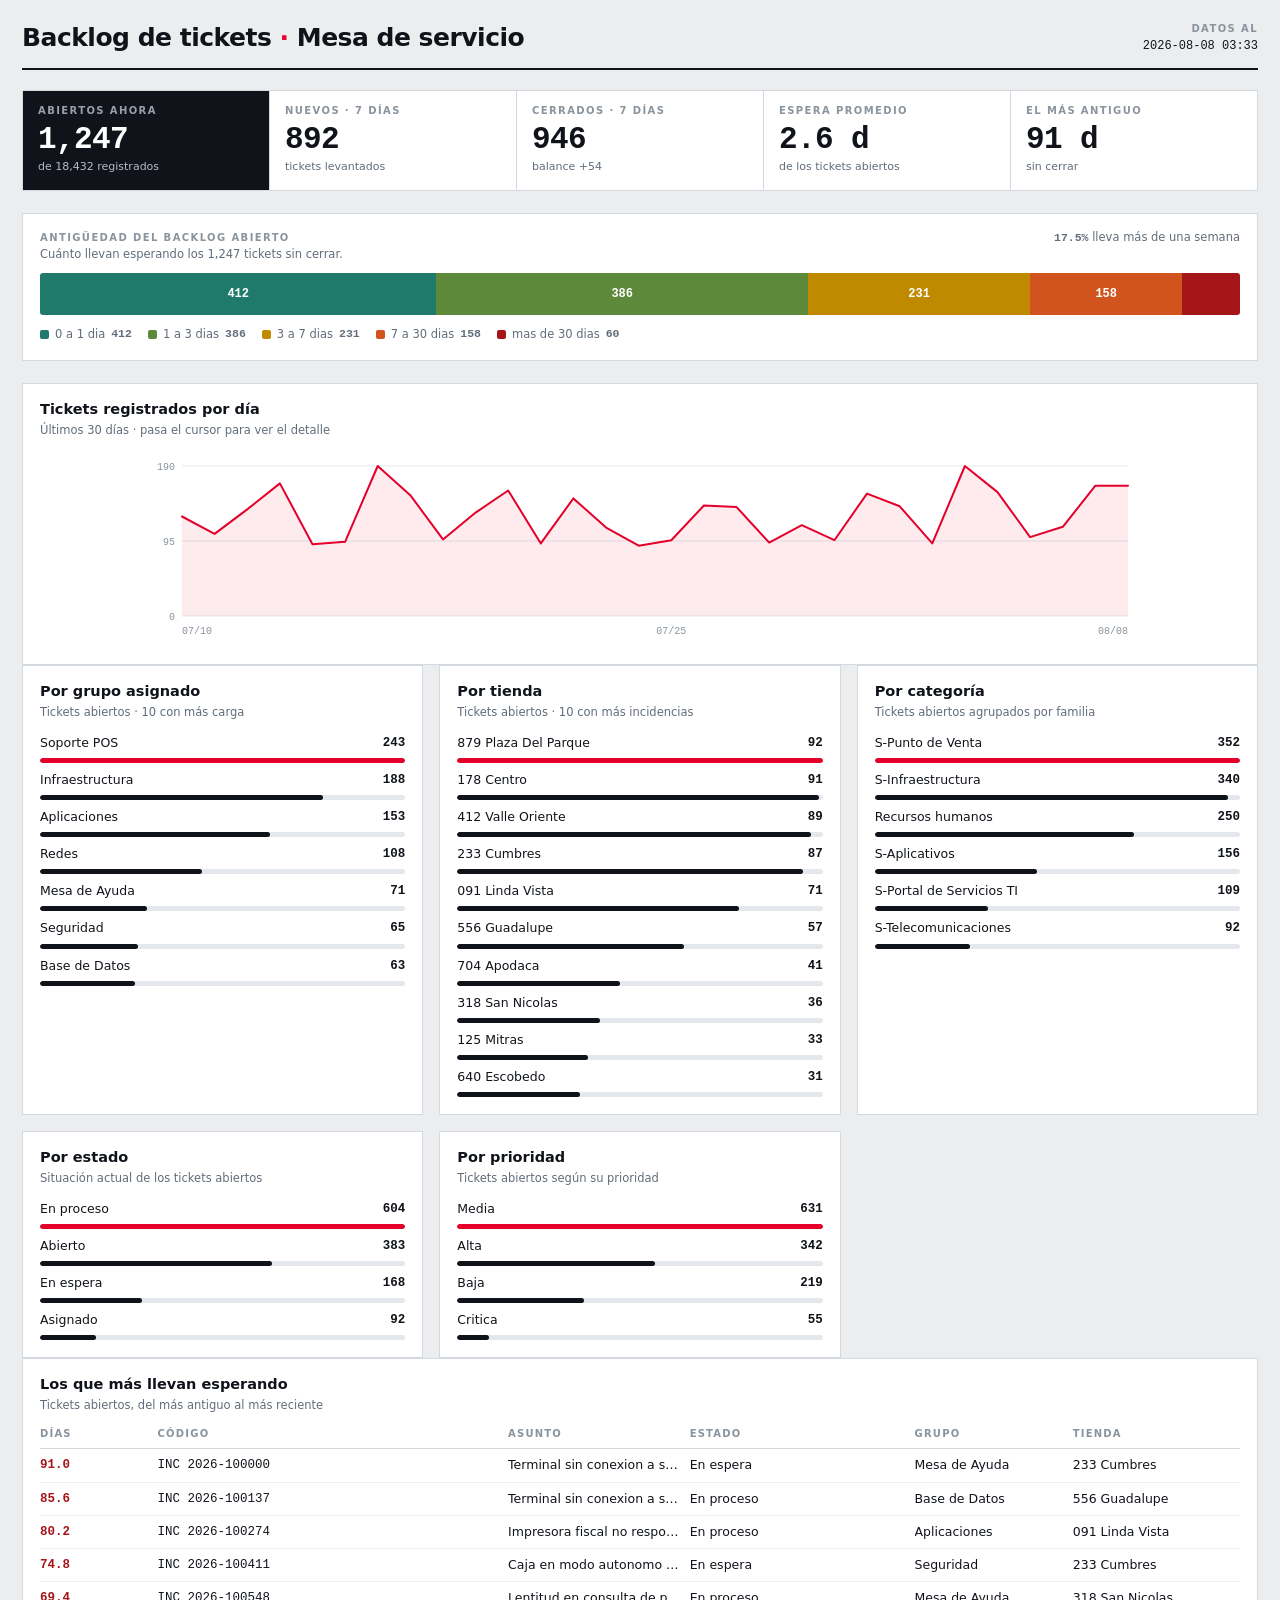
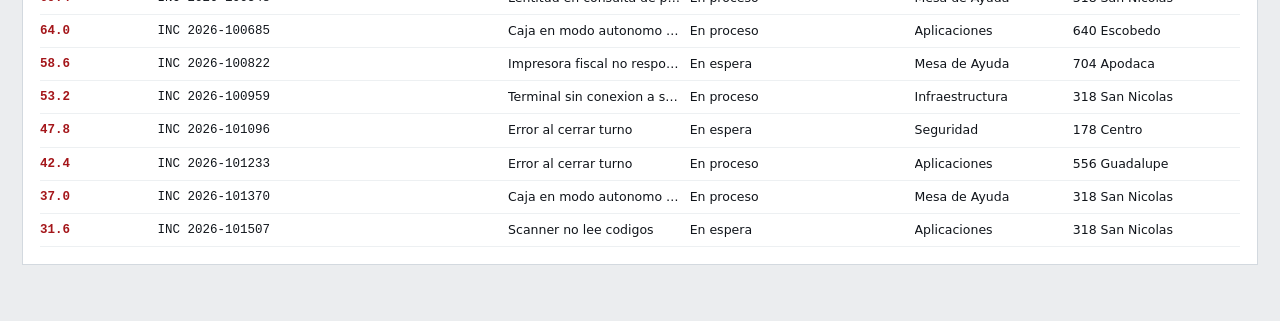
<file: Pruebas_web/index_estatico.html>
<!DOCTYPE html>
<html lang="es">
<head>
<meta charset="utf-8">
<meta name="viewport" content="width=device-width, initial-scale=1">
<title>Backlog de tickets · Mesa de servicio</title>
<script>/*__DATOS_EMBEBIDOS__*/</script>
<style>
/* ============================================================
   Tablero de operación · sin dependencias externas
   Tipografía: Segoe UI (texto) + Consolas (cifras tabulares)
   ============================================================ */
:root{
  --fondo:#EBEDEF;
  --superficie:#FFFFFF;
  --tinta:#10141A;
  --tinta-suave:#616D7A;
  --tinta-tenue:#8A949E;
  --linea:#D3D9DF;
  --acento:#E4002B;
  --edad-1:#1F7A6B;
  --edad-2:#5C8A3A;
  --edad-3:#C08A00;
  --edad-4:#D1541F;
  --edad-5:#A4161A;
  --r:3px;
}
*{box-sizing:border-box}
html,body{margin:0;padding:0}
body{
  background:var(--fondo);
  color:var(--tinta);
  font-family:"Segoe UI",system-ui,-apple-system,Roboto,Arial,sans-serif;
  font-size:14px;line-height:1.45;
  -webkit-font-smoothing:antialiased;
}
.cifra{font-family:Consolas,"SF Mono",Menlo,monospace;font-variant-numeric:tabular-nums}
.eyebrow{
  font-size:10px;font-weight:700;letter-spacing:.14em;text-transform:uppercase;
  color:var(--tinta-tenue);
}
.envoltura{max-width:1500px;margin:0 auto;padding:0 22px 56px}

/* ---------- Encabezado ---------- */
.barra{
  border-bottom:2px solid var(--tinta);
  padding:20px 0 12px;margin-bottom:20px;
  display:flex;flex-wrap:wrap;align-items:flex-end;gap:16px;justify-content:space-between;
}
.barra h1{
  margin:0;font-size:25px;font-weight:700;letter-spacing:-.02em;
}
.barra h1 span{color:var(--acento)}
.sello{text-align:right;font-size:11px;color:var(--tinta-suave);line-height:1.6}
.sello .cifra{font-size:12px;color:var(--tinta)}

/* ---------- Indicadores ---------- */
.kpis{
  display:grid;grid-template-columns:repeat(auto-fit,minmax(168px,1fr));
  gap:1px;background:var(--linea);border:1px solid var(--linea);margin-bottom:22px;
}
.kpi{background:var(--superficie);padding:13px 15px 15px}
.kpi .valor{font-size:31px;font-weight:600;line-height:1.05;letter-spacing:-.02em;display:block;margin-top:5px}
.kpi .nota{font-size:11px;color:var(--tinta-suave);margin-top:3px}
.kpi.destacado{background:var(--tinta);color:#fff}
.kpi.destacado .eyebrow{color:#96A0AA}
.kpi.destacado .nota{color:#B4BDC6}

/* ---------- Franja de antigüedad (elemento distintivo) ---------- */
.franja{background:var(--superficie);border:1px solid var(--linea);padding:15px 17px 17px;margin-bottom:22px}
.franja-cab{display:flex;justify-content:space-between;align-items:baseline;gap:12px;margin-bottom:11px}
.franja-cab p{margin:0;font-size:11.5px;color:var(--tinta-suave)}
.cinta{display:flex;height:42px;width:100%;overflow:hidden;border-radius:var(--r)}
.tramo{
  position:relative;display:flex;align-items:center;justify-content:center;
  color:#fff;font-size:12px;font-weight:600;min-width:2px;
  transition:filter .15s ease;
}
.tramo:hover,.tramo:focus-visible{filter:brightness(1.14);outline:none}
.tramo span{padding:0 4px;white-space:nowrap;overflow:hidden;text-overflow:ellipsis}
.leyenda{display:flex;flex-wrap:wrap;gap:16px;margin-top:11px}
.leyenda div{display:flex;align-items:center;gap:6px;font-size:11.5px;color:var(--tinta-suave)}
.punto{width:9px;height:9px;border-radius:2px;flex:none}

/* ---------- Rejilla de paneles ---------- */
.rejilla{display:grid;grid-template-columns:repeat(auto-fit,minmax(330px,1fr));gap:16px}
.panel{background:var(--superficie);border:1px solid var(--linea);padding:15px 17px 17px;min-width:0}
.panel.ancho{grid-column:1 / -1}
.panel h2{margin:0 0 2px;font-size:14.5px;font-weight:650}
.panel .sub{margin:0 0 13px;font-size:11.5px;color:var(--tinta-suave)}

/* ---------- Barras horizontales ---------- */
.barras{display:flex;flex-direction:column;gap:8px}
.fila{display:grid;grid-template-columns:1fr 46px;gap:10px;align-items:center}
.fila .etq{font-size:12.5px;overflow:hidden;text-overflow:ellipsis;white-space:nowrap}
.fila .num{text-align:right;font-size:12.5px;font-weight:600}
.pista{grid-column:1 / -1;height:5px;background:#E4E8EC;border-radius:99px;overflow:hidden;margin-top:-4px}
.relleno{height:100%;background:var(--tinta);border-radius:99px}
.fila:first-child .relleno{background:var(--acento)}

/* ---------- Tabla ---------- */
table{width:100%;border-collapse:collapse;font-size:12.5px}
th{
  text-align:left;font-size:10px;letter-spacing:.12em;text-transform:uppercase;
  color:var(--tinta-tenue);font-weight:700;padding:0 9px 7px 0;border-bottom:1px solid var(--linea);
}
td{padding:7px 9px 7px 0;border-bottom:1px solid #EDF0F2;vertical-align:top}
tbody tr:hover{background:#F5F7F8}
td.dias{font-weight:700;white-space:nowrap}
.truncar{max-width:1px;overflow:hidden;text-overflow:ellipsis;white-space:nowrap}

/* ---------- Estados ---------- */
.aviso{
  background:var(--superficie);border:1px solid var(--linea);border-left:3px solid var(--acento);
  padding:16px 18px;margin-bottom:20px;
}
.aviso h2{margin:0 0 6px;font-size:15px}
.aviso p{margin:0 0 6px;font-size:13px;color:var(--tinta-suave)}
.aviso code{background:#F0F2F4;padding:1px 5px;border-radius:var(--r);font-size:12px}
.vacio{color:var(--tinta-tenue);font-size:12.5px;padding:8px 0}

@media (max-width:640px){
  .barra h1{font-size:20px}
  .kpi .valor{font-size:26px}
  .envoltura{padding:0 14px 40px}
}
@media (prefers-reduced-motion:reduce){*{transition:none!important}}
@media print{
  body{background:#fff}
  .panel,.franja,.kpis{break-inside:avoid}
}
</style>
</head>
<body>
<div class="envoltura">

  <header class="barra">
    <h1>Backlog de tickets <span>·</span> Mesa de servicio</h1>
    <div class="sello">
      <div class="eyebrow">Datos al</div>
      <div class="cifra" id="sello-fecha">—</div>
    </div>
  </header>

  <div id="contenido"></div>
</div>

<script>
"use strict";

const ORDEN_EDAD = ["0 a 1 dia","1 a 3 dias","3 a 7 dias","7 a 30 dias","mas de 30 dias"];
const COLOR_EDAD = {
  "0 a 1 dia":"var(--edad-1)", "1 a 3 dias":"var(--edad-2)", "3 a 7 dias":"var(--edad-3)",
  "7 a 30 dias":"var(--edad-4)", "mas de 30 dias":"var(--edad-5)"
};

const esc = (s) => String(s ?? "").replace(/[&<>"']/g, c => (
  {"&":"&amp;","<":"&lt;",">":"&gt;",'"':"&quot;","'":"&#39;"}[c]));
const num = (n) => (n ?? 0).toLocaleString("es-MX");

function horasATexto(h){
  if (h == null) return "—";
  const d = h / 24;
  if (d < 1) return Math.round(h) + " h";
  return (d < 10 ? d.toFixed(1) : Math.round(d)) + " d";
}

/* ---------------------------------------------------- franja de antigüedad */
function franjaAntiguedad(filas){
  const mapa = new Map((filas || []).map(f => [f.Rango, f.Tickets]));
  const datos = ORDEN_EDAD.map(r => ({rango:r, n:mapa.get(r) || 0}));
  const total = datos.reduce((a,b) => a + b.n, 0);
  if (!total) return "";

  const tramos = datos.map(d => {
    const pct = d.n / total * 100;
    const texto = pct > 7 ? num(d.n) : "";
    return `<div class="tramo" style="width:${pct}%;background:${COLOR_EDAD[d.rango]}"
                 tabindex="0" title="${esc(d.rango)}: ${num(d.n)} tickets (${pct.toFixed(1)}%)">
              <span class="cifra">${texto}</span></div>`;
  }).join("");

  const leyenda = datos.map(d => `
    <div><i class="punto" style="background:${COLOR_EDAD[d.rango]}"></i>
      ${esc(d.rango)} <b class="cifra">${num(d.n)}</b></div>`).join("");

  const viejos = datos[3].n + datos[4].n;
  const pctViejos = (viejos / total * 100).toFixed(1);

  return `
  <section class="franja">
    <div class="franja-cab">
      <div>
        <div class="eyebrow">Antigüedad del backlog abierto</div>
        <p>Cuánto llevan esperando los ${num(total)} tickets sin cerrar.</p>
      </div>
      <p><b class="cifra">${pctViejos}%</b> lleva más de una semana</p>
    </div>
    <div class="cinta">${tramos}</div>
    <div class="leyenda">${leyenda}</div>
  </section>`;
}

/* ---------------------------------------------------- indicadores */
function bloqueKpis(k){
  if (!k) return "";
  const balance = (k.Cerrados7d ?? 0) - (k.Nuevos7d ?? 0);
  const signo = balance >= 0 ? "+" : "";
  const tarjetas = [
    {e:"Abiertos ahora", v:num(k.Abiertos), n:`de ${num(k.TotalTickets)} registrados`, dest:true},
    {e:"Nuevos · 7 días", v:num(k.Nuevos7d), n:"tickets levantados"},
    {e:"Cerrados · 7 días", v:num(k.Cerrados7d), n:`balance ${signo}${num(balance)}`},
    {e:"Espera promedio", v:horasATexto(k.EdadMediaHoras), n:"de los tickets abiertos"},
    {e:"El más antiguo", v:horasATexto(k.MasAntiguoHoras), n:"sin cerrar"}
  ];
  return `<section class="kpis">` + tarjetas.map(t => `
    <div class="kpi${t.dest ? " destacado" : ""}">
      <div class="eyebrow">${esc(t.e)}</div>
      <b class="valor cifra">${esc(t.v)}</b>
      <div class="nota">${esc(t.n)}</div>
    </div>`).join("") + `</section>`;
}

/* ---------------------------------------------------- barras horizontales */
function panelBarras(titulo, sub, filas){
  if (!filas || !filas.length)
    return panel(titulo, sub, `<p class="vacio">Sin datos para mostrar.</p>`);
  const max = Math.max(...filas.map(f => f.Tickets));
  const cuerpo = `<div class="barras">` + filas.map(f => `
    <div class="fila">
      <div class="etq" title="${esc(f.Etiqueta)}">${esc(f.Etiqueta)}</div>
      <div class="num cifra">${num(f.Tickets)}</div>
      <div class="pista"><div class="relleno" style="width:${(f.Tickets / max * 100).toFixed(1)}%"></div></div>
    </div>`).join("") + `</div>`;
  return panel(titulo, sub, cuerpo);
}

function panel(titulo, sub, cuerpo, ancho){
  return `<section class="panel${ancho ? " ancho" : ""}">
    <h2>${esc(titulo)}</h2><p class="sub">${esc(sub)}</p>${cuerpo}</section>`;
}

/* ---------------------------------------------------- serie diaria (SVG) */
function panelSerie(filas){
  if (!filas || filas.length < 2)
    return panel("Tickets por día", "Últimos 30 días",
                 `<p class="vacio">Hacen falta al menos dos días de datos.</p>`, true);

  const W = 1000, H = 190, mI = 42, mD = 12, mS = 14, mB = 26;
  const max = Math.max(...filas.map(f => f.Tickets)) || 1;
  const paso = (W - mI - mD) / (filas.length - 1);
  const x = i => mI + i * paso;
  const y = v => H - mB - (v / max) * (H - mS - mB);

  const linea = filas.map((f,i) => `${i ? "L" : "M"}${x(i).toFixed(1)},${y(f.Tickets).toFixed(1)}`).join(" ");
  const area = `${linea} L${x(filas.length-1).toFixed(1)},${H-mB} L${mI},${H-mB} Z`;

  // ejes: 3 marcas horizontales
  const marcas = [0, Math.round(max/2), max].map(v => `
    <line x1="${mI}" y1="${y(v)}" x2="${W-mD}" y2="${y(v)}" stroke="#E4E8EC" stroke-width="1"/>
    <text x="${mI-7}" y="${y(v)+3.5}" text-anchor="end" font-size="10"
          fill="#8A949E" font-family="Consolas,monospace">${v}</text>`).join("");

  // etiquetas de fecha: primera, media y última
  const idx = [0, Math.floor(filas.length/2), filas.length-1];
  const fechas = idx.map(i => {
    const d = filas[i].Dia.slice(5).replace("-","/");
    const anc = i === 0 ? "start" : (i === filas.length-1 ? "end" : "middle");
    return `<text x="${x(i).toFixed(1)}" y="${H-8}" text-anchor="${anc}" font-size="10"
             fill="#8A949E" font-family="Consolas,monospace">${d}</text>`;
  }).join("");

  const puntos = filas.map((f,i) => `
    <circle cx="${x(i).toFixed(1)}" cy="${y(f.Tickets).toFixed(1)}" r="7" fill="transparent">
      <title>${f.Dia}: ${num(f.Tickets)} tickets</title></circle>`).join("");

  const svg = `
  <svg viewBox="0 0 ${W} ${H}" width="100%" height="${H}" role="img"
       aria-label="Tickets registrados por día en los últimos 30 días">
    ${marcas}
    <path d="${area}" fill="rgba(228,0,43,.08)"/>
    <path d="${linea}" fill="none" stroke="var(--acento)" stroke-width="2"
          stroke-linejoin="round" stroke-linecap="round"/>
    ${fechas}${puntos}
  </svg>`;
  return panel("Tickets registrados por día", "Últimos 30 días · pasa el cursor para ver el detalle", svg, true);
}

/* ---------------------------------------------------- tabla */
function panelAntiguos(filas){
  if (!filas || !filas.length)
    return panel("Los que más llevan esperando", "Tickets abiertos ordenados por antigüedad",
                 `<p class="vacio">No hay tickets abiertos.</p>`, true);
  const cuerpo = `
  <table>
    <thead><tr>
      <th>Días</th><th>Código</th><th>Asunto</th><th>Estado</th><th>Grupo</th><th>Tienda</th>
    </tr></thead>
    <tbody>` + filas.map(f => {
      const d = Number(f.Dias) || 0;
      const col = d > 30 ? "var(--edad-5)" : d > 7 ? "var(--edad-4)" : "var(--tinta)";
      return `<tr>
        <td class="dias cifra" style="color:${col}">${d.toFixed(1)}</td>
        <td class="cifra">${esc(f.Codigo)}</td>
        <td class="truncar" title="${esc(f.Titulo)}">${esc(f.Titulo)}</td>
        <td>${esc(f.Estado)}</td>
        <td class="truncar" title="${esc(f.Grupo)}">${esc(f.Grupo)}</td>
        <td class="truncar" title="${esc(f.Tienda)}">${esc(f.Tienda)}</td>
      </tr>`;
    }).join("") + `</tbody></table>`;
  return panel("Los que más llevan esperando", "Tickets abiertos, del más antiguo al más reciente", cuerpo, true);
}

/* ---------------------------------------------------- ensamblado */
function pintar(d){
  document.getElementById("sello-fecha").textContent = d.generado || "—";
  document.getElementById("contenido").innerHTML =
    bloqueKpis(d.kpis) +
    franjaAntiguedad(d.antiguedad) +
    panelSerie(d.por_dia) +
    `<div class="rejilla">` +
      panelBarras("Por grupo asignado", "Tickets abiertos · 10 con más carga", d.por_grupo) +
      panelBarras("Por tienda", "Tickets abiertos · 10 con más incidencias", d.por_tienda) +
      panelBarras("Por categoría", "Tickets abiertos agrupados por familia", d.por_categoria) +
      panelBarras("Por estado", "Situación actual de los tickets abiertos", d.por_estado) +
      panelBarras("Por prioridad", "Tickets abiertos según su prioridad", d.por_prioridad) +
    `</div>` +
    panelAntiguos(d.mas_antiguos);
}

function fallo(titulo, detalle){
  document.getElementById("contenido").innerHTML = `
    <div class="aviso"><h2>${esc(titulo)}</h2><p>${detalle}</p></div>`;
}

(function inicio(){
  if (window.DATOS_EMBEBIDOS) { pintar(window.DATOS_EMBEBIDOS); return; }
  fetch("datos.json", {cache:"no-store"})
    .then(r => { if (!r.ok) throw new Error("HTTP " + r.status); return r.json(); })
    .then(pintar)
    .catch(err => {
      const local = location.protocol === "file:";
      fallo(
        local ? "Abre el tablero desde un servidor" : "No se pudieron cargar los datos",
        local
          ? `El navegador bloquea la lectura de <code>datos.json</code> al abrir el archivo directamente.
             Desde la carpeta del tablero ejecuta <code>python -m http.server 8080</code> y entra a
             <code>http://localhost:8080</code>. También puedes generar la versión autocontenida con
             <code>--embebido</code> y abrirla con doble clic.`
          : `No se encontró <code>datos.json</code> junto a esta página (${esc(err.message)}).
             Genera los datos con <code>python generar_datos_dashboard.py --config config.json</code>.`);
    });
})();
</script>
</body>
</html>
</file>
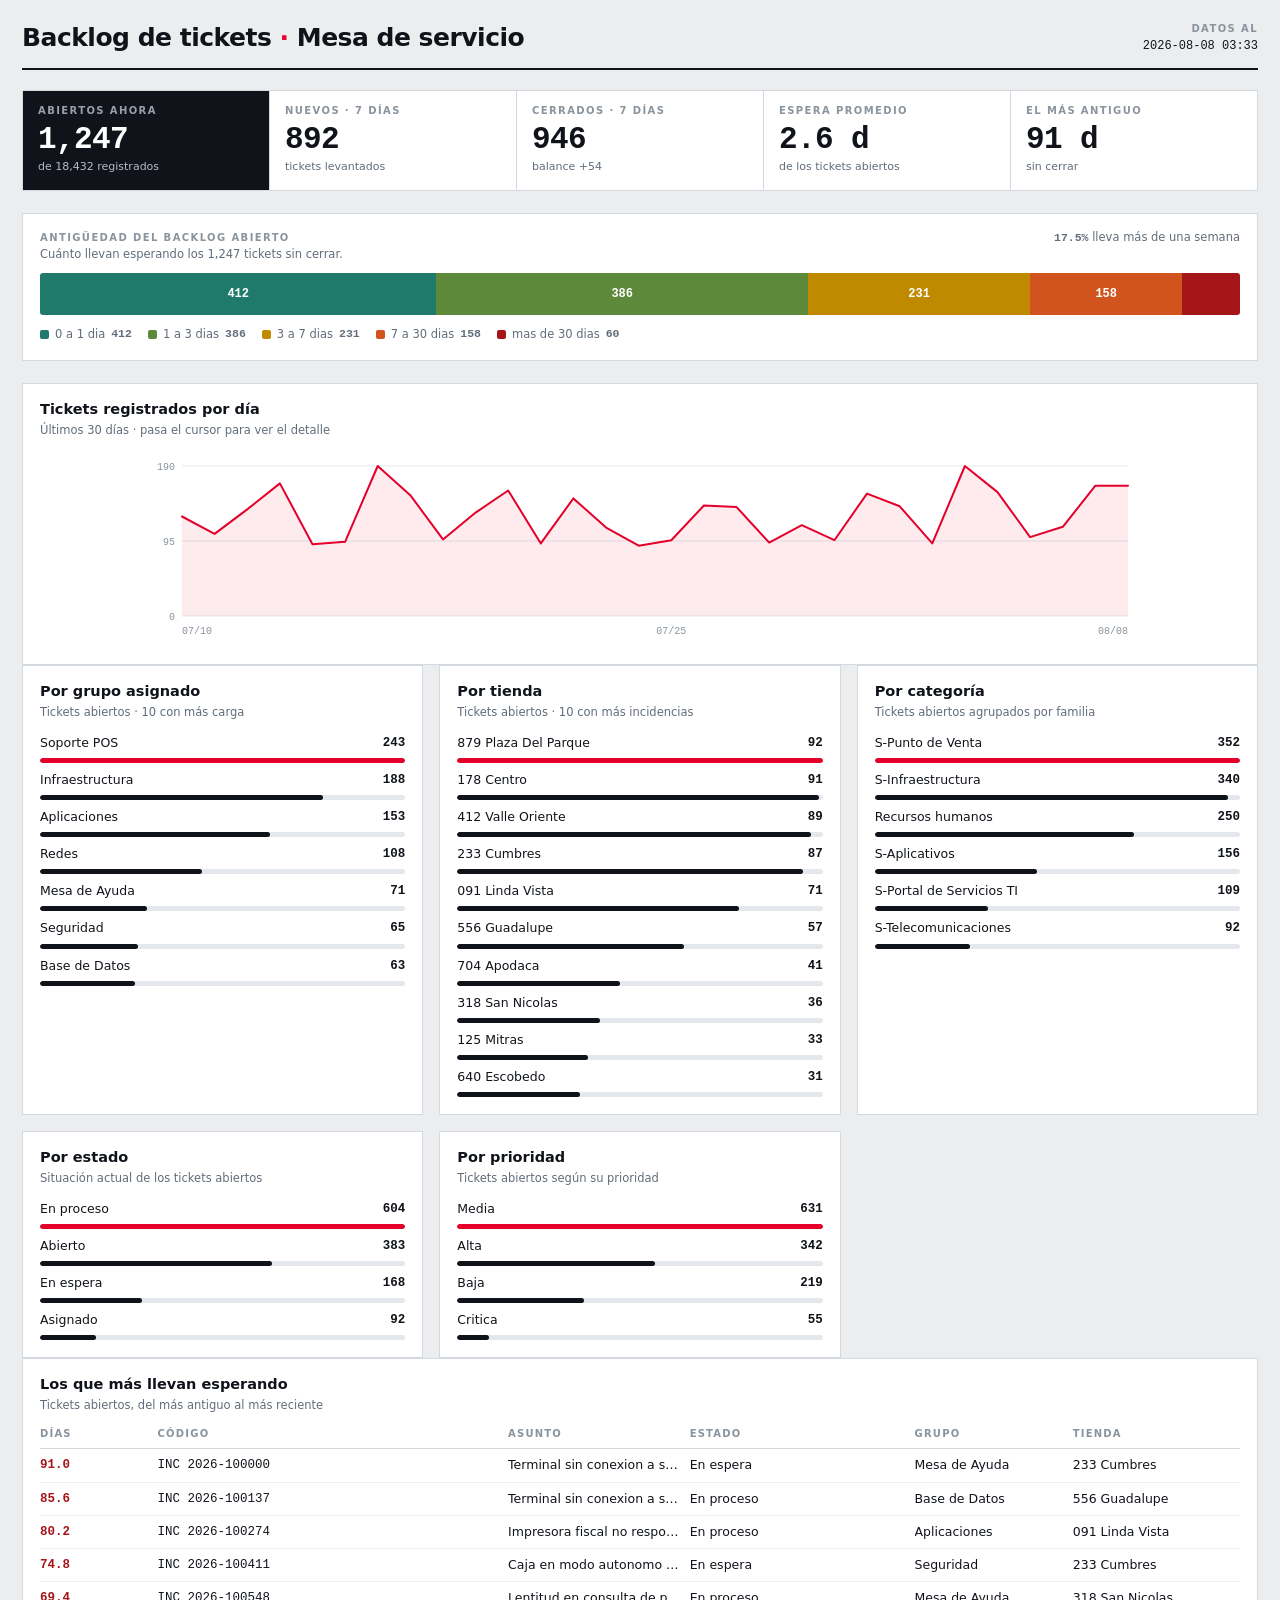
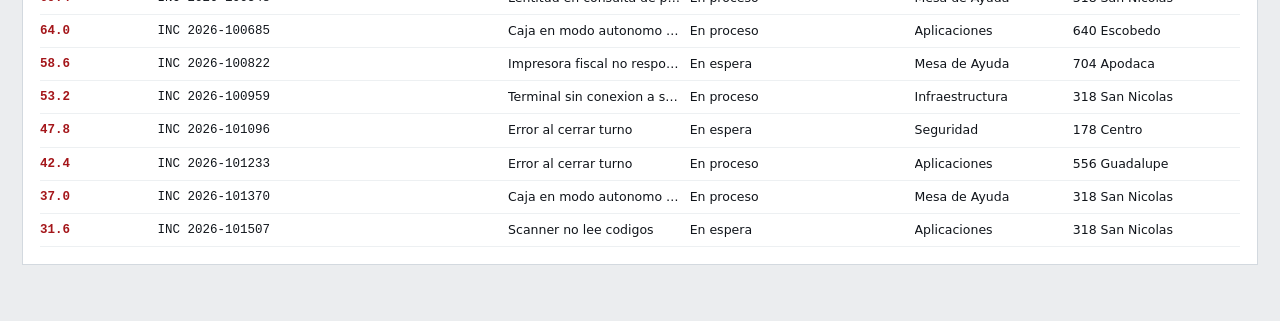
<file: Pruebas_web/tablero_offline.html>
<!DOCTYPE html>
<html lang="es">
<head>
<meta charset="utf-8">
<meta name="viewport" content="width=device-width, initial-scale=1">
<title>Backlog de tickets · Mesa de servicio</title>
<script>window.DATOS_EMBEBIDOS = {"kpis": {"Abiertos": 1247, "TotalTickets": 18432, "Nuevos7d": 892, "Cerrados7d": 946, "EdadMediaHoras": 63.4, "MasAntiguoHoras": 2184.0}, "antiguedad": [{"Rango": "0 a 1 dia", "Tickets": 412}, {"Rango": "1 a 3 dias", "Tickets": 386}, {"Rango": "3 a 7 dias", "Tickets": 231}, {"Rango": "7 a 30 dias", "Tickets": 158}, {"Rango": "mas de 30 dias", "Tickets": 60}], "por_dia": [{"Dia": "2026-07-10", "Tickets": 126}, {"Dia": "2026-07-11", "Tickets": 104}, {"Dia": "2026-07-12", "Tickets": 135}, {"Dia": "2026-07-13", "Tickets": 168}, {"Dia": "2026-07-14", "Tickets": 91}, {"Dia": "2026-07-15", "Tickets": 94}, {"Dia": "2026-07-16", "Tickets": 190}, {"Dia": "2026-07-17", "Tickets": 153}, {"Dia": "2026-07-18", "Tickets": 97}, {"Dia": "2026-07-19", "Tickets": 131}, {"Dia": "2026-07-20", "Tickets": 159}, {"Dia": "2026-07-21", "Tickets": 92}, {"Dia": "2026-07-22", "Tickets": 149}, {"Dia": "2026-07-23", "Tickets": 112}, {"Dia": "2026-07-24", "Tickets": 89}, {"Dia": "2026-07-25", "Tickets": 96}, {"Dia": "2026-07-26", "Tickets": 140}, {"Dia": "2026-07-27", "Tickets": 138}, {"Dia": "2026-07-28", "Tickets": 93}, {"Dia": "2026-07-29", "Tickets": 115}, {"Dia": "2026-07-30", "Tickets": 96}, {"Dia": "2026-07-31", "Tickets": 155}, {"Dia": "2026-08-01", "Tickets": 139}, {"Dia": "2026-08-02", "Tickets": 92}, {"Dia": "2026-08-03", "Tickets": 190}, {"Dia": "2026-08-04", "Tickets": 157}, {"Dia": "2026-08-05", "Tickets": 100}, {"Dia": "2026-08-06", "Tickets": 113}, {"Dia": "2026-08-07", "Tickets": 165}, {"Dia": "2026-08-08", "Tickets": 165}], "por_estado": [{"Etiqueta": "En proceso", "Tickets": 604}, {"Etiqueta": "Abierto", "Tickets": 383}, {"Etiqueta": "En espera", "Tickets": 168}, {"Etiqueta": "Asignado", "Tickets": 92}], "por_grupo": [{"Etiqueta": "Soporte POS", "Tickets": 243}, {"Etiqueta": "Infraestructura", "Tickets": 188}, {"Etiqueta": "Aplicaciones", "Tickets": 153}, {"Etiqueta": "Redes", "Tickets": 108}, {"Etiqueta": "Mesa de Ayuda", "Tickets": 71}, {"Etiqueta": "Seguridad", "Tickets": 65}, {"Etiqueta": "Base de Datos", "Tickets": 63}], "por_tienda": [{"Etiqueta": "879 Plaza Del Parque", "Tickets": 92}, {"Etiqueta": "178 Centro", "Tickets": 91}, {"Etiqueta": "412 Valle Oriente", "Tickets": 89}, {"Etiqueta": "233 Cumbres", "Tickets": 87}, {"Etiqueta": "091 Linda Vista", "Tickets": 71}, {"Etiqueta": "556 Guadalupe", "Tickets": 57}, {"Etiqueta": "704 Apodaca", "Tickets": 41}, {"Etiqueta": "318 San Nicolas", "Tickets": 36}, {"Etiqueta": "125 Mitras", "Tickets": 33}, {"Etiqueta": "640 Escobedo", "Tickets": 31}], "por_prioridad": [{"Etiqueta": "Media", "Tickets": 631}, {"Etiqueta": "Alta", "Tickets": 342}, {"Etiqueta": "Baja", "Tickets": 219}, {"Etiqueta": "Critica", "Tickets": 55}], "por_categoria": [{"Etiqueta": "S-Punto de Venta", "Tickets": 352}, {"Etiqueta": "S-Infraestructura", "Tickets": 340}, {"Etiqueta": "Recursos humanos", "Tickets": 250}, {"Etiqueta": "S-Aplicativos", "Tickets": 156}, {"Etiqueta": "S-Portal de Servicios TI", "Tickets": 109}, {"Etiqueta": "S-Telecomunicaciones", "Tickets": 92}], "mas_antiguos": [{"Codigo": "INC 2026-100000", "Dias": 91.0, "Estado": "En espera", "Grupo": "Mesa de Ayuda", "Tienda": "233 Cumbres", "Titulo": "Terminal sin conexion a servidor"}, {"Codigo": "INC 2026-100137", "Dias": 85.6, "Estado": "En proceso", "Grupo": "Base de Datos", "Tienda": "556 Guadalupe", "Titulo": "Terminal sin conexion a servidor"}, {"Codigo": "INC 2026-100274", "Dias": 80.2, "Estado": "En proceso", "Grupo": "Aplicaciones", "Tienda": "091 Linda Vista", "Titulo": "Impresora fiscal no responde"}, {"Codigo": "INC 2026-100411", "Dias": 74.8, "Estado": "En espera", "Grupo": "Seguridad", "Tienda": "233 Cumbres", "Titulo": "Caja en modo autonomo intermitente"}, {"Codigo": "INC 2026-100548", "Dias": 69.4, "Estado": "En proceso", "Grupo": "Mesa de Ayuda", "Tienda": "318 San Nicolas", "Titulo": "Lentitud en consulta de precios"}, {"Codigo": "INC 2026-100685", "Dias": 64.0, "Estado": "En proceso", "Grupo": "Aplicaciones", "Tienda": "640 Escobedo", "Titulo": "Caja en modo autonomo intermitente"}, {"Codigo": "INC 2026-100822", "Dias": 58.6, "Estado": "En espera", "Grupo": "Mesa de Ayuda", "Tienda": "704 Apodaca", "Titulo": "Impresora fiscal no responde"}, {"Codigo": "INC 2026-100959", "Dias": 53.2, "Estado": "En proceso", "Grupo": "Infraestructura", "Tienda": "318 San Nicolas", "Titulo": "Terminal sin conexion a servidor"}, {"Codigo": "INC 2026-101096", "Dias": 47.8, "Estado": "En espera", "Grupo": "Seguridad", "Tienda": "178 Centro", "Titulo": "Error al cerrar turno"}, {"Codigo": "INC 2026-101233", "Dias": 42.4, "Estado": "En proceso", "Grupo": "Aplicaciones", "Tienda": "556 Guadalupe", "Titulo": "Error al cerrar turno"}, {"Codigo": "INC 2026-101370", "Dias": 37.0, "Estado": "En proceso", "Grupo": "Mesa de Ayuda", "Tienda": "318 San Nicolas", "Titulo": "Caja en modo autonomo intermitente"}, {"Codigo": "INC 2026-101507", "Dias": 31.6, "Estado": "En espera", "Grupo": "Aplicaciones", "Tienda": "318 San Nicolas", "Titulo": "Scanner no lee codigos"}], "generado": "2026-08-08 03:33"};</script>
<style>
/* ============================================================
   Tablero de operación · sin dependencias externas
   Tipografía: Segoe UI (texto) + Consolas (cifras tabulares)
   ============================================================ */
:root{
  --fondo:#EBEDEF;
  --superficie:#FFFFFF;
  --tinta:#10141A;
  --tinta-suave:#616D7A;
  --tinta-tenue:#8A949E;
  --linea:#D3D9DF;
  --acento:#E4002B;
  --edad-1:#1F7A6B;
  --edad-2:#5C8A3A;
  --edad-3:#C08A00;
  --edad-4:#D1541F;
  --edad-5:#A4161A;
  --r:3px;
}
*{box-sizing:border-box}
html,body{margin:0;padding:0}
body{
  background:var(--fondo);
  color:var(--tinta);
  font-family:"Segoe UI",system-ui,-apple-system,Roboto,Arial,sans-serif;
  font-size:14px;line-height:1.45;
  -webkit-font-smoothing:antialiased;
}
.cifra{font-family:Consolas,"SF Mono",Menlo,monospace;font-variant-numeric:tabular-nums}
.eyebrow{
  font-size:10px;font-weight:700;letter-spacing:.14em;text-transform:uppercase;
  color:var(--tinta-tenue);
}
.envoltura{max-width:1500px;margin:0 auto;padding:0 22px 56px}

/* ---------- Encabezado ---------- */
.barra{
  border-bottom:2px solid var(--tinta);
  padding:20px 0 12px;margin-bottom:20px;
  display:flex;flex-wrap:wrap;align-items:flex-end;gap:16px;justify-content:space-between;
}
.barra h1{
  margin:0;font-size:25px;font-weight:700;letter-spacing:-.02em;
}
.barra h1 span{color:var(--acento)}
.sello{text-align:right;font-size:11px;color:var(--tinta-suave);line-height:1.6}
.sello .cifra{font-size:12px;color:var(--tinta)}

/* ---------- Indicadores ---------- */
.kpis{
  display:grid;grid-template-columns:repeat(auto-fit,minmax(168px,1fr));
  gap:1px;background:var(--linea);border:1px solid var(--linea);margin-bottom:22px;
}
.kpi{background:var(--superficie);padding:13px 15px 15px}
.kpi .valor{font-size:31px;font-weight:600;line-height:1.05;letter-spacing:-.02em;display:block;margin-top:5px}
.kpi .nota{font-size:11px;color:var(--tinta-suave);margin-top:3px}
.kpi.destacado{background:var(--tinta);color:#fff}
.kpi.destacado .eyebrow{color:#96A0AA}
.kpi.destacado .nota{color:#B4BDC6}

/* ---------- Franja de antigüedad (elemento distintivo) ---------- */
.franja{background:var(--superficie);border:1px solid var(--linea);padding:15px 17px 17px;margin-bottom:22px}
.franja-cab{display:flex;justify-content:space-between;align-items:baseline;gap:12px;margin-bottom:11px}
.franja-cab p{margin:0;font-size:11.5px;color:var(--tinta-suave)}
.cinta{display:flex;height:42px;width:100%;overflow:hidden;border-radius:var(--r)}
.tramo{
  position:relative;display:flex;align-items:center;justify-content:center;
  color:#fff;font-size:12px;font-weight:600;min-width:2px;
  transition:filter .15s ease;
}
.tramo:hover,.tramo:focus-visible{filter:brightness(1.14);outline:none}
.tramo span{padding:0 4px;white-space:nowrap;overflow:hidden;text-overflow:ellipsis}
.leyenda{display:flex;flex-wrap:wrap;gap:16px;margin-top:11px}
.leyenda div{display:flex;align-items:center;gap:6px;font-size:11.5px;color:var(--tinta-suave)}
.punto{width:9px;height:9px;border-radius:2px;flex:none}

/* ---------- Rejilla de paneles ---------- */
.rejilla{display:grid;grid-template-columns:repeat(auto-fit,minmax(330px,1fr));gap:16px}
.panel{background:var(--superficie);border:1px solid var(--linea);padding:15px 17px 17px;min-width:0}
.panel.ancho{grid-column:1 / -1}
.panel h2{margin:0 0 2px;font-size:14.5px;font-weight:650}
.panel .sub{margin:0 0 13px;font-size:11.5px;color:var(--tinta-suave)}

/* ---------- Barras horizontales ---------- */
.barras{display:flex;flex-direction:column;gap:8px}
.fila{display:grid;grid-template-columns:1fr 46px;gap:10px;align-items:center}
.fila .etq{font-size:12.5px;overflow:hidden;text-overflow:ellipsis;white-space:nowrap}
.fila .num{text-align:right;font-size:12.5px;font-weight:600}
.pista{grid-column:1 / -1;height:5px;background:#E4E8EC;border-radius:99px;overflow:hidden;margin-top:-4px}
.relleno{height:100%;background:var(--tinta);border-radius:99px}
.fila:first-child .relleno{background:var(--acento)}

/* ---------- Tabla ---------- */
table{width:100%;border-collapse:collapse;font-size:12.5px}
th{
  text-align:left;font-size:10px;letter-spacing:.12em;text-transform:uppercase;
  color:var(--tinta-tenue);font-weight:700;padding:0 9px 7px 0;border-bottom:1px solid var(--linea);
}
td{padding:7px 9px 7px 0;border-bottom:1px solid #EDF0F2;vertical-align:top}
tbody tr:hover{background:#F5F7F8}
td.dias{font-weight:700;white-space:nowrap}
.truncar{max-width:1px;overflow:hidden;text-overflow:ellipsis;white-space:nowrap}

/* ---------- Estados ---------- */
.aviso{
  background:var(--superficie);border:1px solid var(--linea);border-left:3px solid var(--acento);
  padding:16px 18px;margin-bottom:20px;
}
.aviso h2{margin:0 0 6px;font-size:15px}
.aviso p{margin:0 0 6px;font-size:13px;color:var(--tinta-suave)}
.aviso code{background:#F0F2F4;padding:1px 5px;border-radius:var(--r);font-size:12px}
.vacio{color:var(--tinta-tenue);font-size:12.5px;padding:8px 0}

@media (max-width:640px){
  .barra h1{font-size:20px}
  .kpi .valor{font-size:26px}
  .envoltura{padding:0 14px 40px}
}
@media (prefers-reduced-motion:reduce){*{transition:none!important}}
@media print{
  body{background:#fff}
  .panel,.franja,.kpis{break-inside:avoid}
}
</style>
</head>
<body>
<div class="envoltura">

  <header class="barra">
    <h1>Backlog de tickets <span>·</span> Mesa de servicio</h1>
    <div class="sello">
      <div class="eyebrow">Datos al</div>
      <div class="cifra" id="sello-fecha">—</div>
    </div>
  </header>

  <div id="contenido"></div>
</div>

<script>
"use strict";

const ORDEN_EDAD = ["0 a 1 dia","1 a 3 dias","3 a 7 dias","7 a 30 dias","mas de 30 dias"];
const COLOR_EDAD = {
  "0 a 1 dia":"var(--edad-1)", "1 a 3 dias":"var(--edad-2)", "3 a 7 dias":"var(--edad-3)",
  "7 a 30 dias":"var(--edad-4)", "mas de 30 dias":"var(--edad-5)"
};

const esc = (s) => String(s ?? "").replace(/[&<>"']/g, c => (
  {"&":"&amp;","<":"&lt;",">":"&gt;",'"':"&quot;","'":"&#39;"}[c]));
const num = (n) => (n ?? 0).toLocaleString("es-MX");

function horasATexto(h){
  if (h == null) return "—";
  const d = h / 24;
  if (d < 1) return Math.round(h) + " h";
  return (d < 10 ? d.toFixed(1) : Math.round(d)) + " d";
}

/* ---------------------------------------------------- franja de antigüedad */
function franjaAntiguedad(filas){
  const mapa = new Map((filas || []).map(f => [f.Rango, f.Tickets]));
  const datos = ORDEN_EDAD.map(r => ({rango:r, n:mapa.get(r) || 0}));
  const total = datos.reduce((a,b) => a + b.n, 0);
  if (!total) return "";

  const tramos = datos.map(d => {
    const pct = d.n / total * 100;
    const texto = pct > 7 ? num(d.n) : "";
    return `<div class="tramo" style="width:${pct}%;background:${COLOR_EDAD[d.rango]}"
                 tabindex="0" title="${esc(d.rango)}: ${num(d.n)} tickets (${pct.toFixed(1)}%)">
              <span class="cifra">${texto}</span></div>`;
  }).join("");

  const leyenda = datos.map(d => `
    <div><i class="punto" style="background:${COLOR_EDAD[d.rango]}"></i>
      ${esc(d.rango)} <b class="cifra">${num(d.n)}</b></div>`).join("");

  const viejos = datos[3].n + datos[4].n;
  const pctViejos = (viejos / total * 100).toFixed(1);

  return `
  <section class="franja">
    <div class="franja-cab">
      <div>
        <div class="eyebrow">Antigüedad del backlog abierto</div>
        <p>Cuánto llevan esperando los ${num(total)} tickets sin cerrar.</p>
      </div>
      <p><b class="cifra">${pctViejos}%</b> lleva más de una semana</p>
    </div>
    <div class="cinta">${tramos}</div>
    <div class="leyenda">${leyenda}</div>
  </section>`;
}

/* ---------------------------------------------------- indicadores */
function bloqueKpis(k){
  if (!k) return "";
  const balance = (k.Cerrados7d ?? 0) - (k.Nuevos7d ?? 0);
  const signo = balance >= 0 ? "+" : "";
  const tarjetas = [
    {e:"Abiertos ahora", v:num(k.Abiertos), n:`de ${num(k.TotalTickets)} registrados`, dest:true},
    {e:"Nuevos · 7 días", v:num(k.Nuevos7d), n:"tickets levantados"},
    {e:"Cerrados · 7 días", v:num(k.Cerrados7d), n:`balance ${signo}${num(balance)}`},
    {e:"Espera promedio", v:horasATexto(k.EdadMediaHoras), n:"de los tickets abiertos"},
    {e:"El más antiguo", v:horasATexto(k.MasAntiguoHoras), n:"sin cerrar"}
  ];
  return `<section class="kpis">` + tarjetas.map(t => `
    <div class="kpi${t.dest ? " destacado" : ""}">
      <div class="eyebrow">${esc(t.e)}</div>
      <b class="valor cifra">${esc(t.v)}</b>
      <div class="nota">${esc(t.n)}</div>
    </div>`).join("") + `</section>`;
}

/* ---------------------------------------------------- barras horizontales */
function panelBarras(titulo, sub, filas){
  if (!filas || !filas.length)
    return panel(titulo, sub, `<p class="vacio">Sin datos para mostrar.</p>`);
  const max = Math.max(...filas.map(f => f.Tickets));
  const cuerpo = `<div class="barras">` + filas.map(f => `
    <div class="fila">
      <div class="etq" title="${esc(f.Etiqueta)}">${esc(f.Etiqueta)}</div>
      <div class="num cifra">${num(f.Tickets)}</div>
      <div class="pista"><div class="relleno" style="width:${(f.Tickets / max * 100).toFixed(1)}%"></div></div>
    </div>`).join("") + `</div>`;
  return panel(titulo, sub, cuerpo);
}

function panel(titulo, sub, cuerpo, ancho){
  return `<section class="panel${ancho ? " ancho" : ""}">
    <h2>${esc(titulo)}</h2><p class="sub">${esc(sub)}</p>${cuerpo}</section>`;
}

/* ---------------------------------------------------- serie diaria (SVG) */
function panelSerie(filas){
  if (!filas || filas.length < 2)
    return panel("Tickets por día", "Últimos 30 días",
                 `<p class="vacio">Hacen falta al menos dos días de datos.</p>`, true);

  const W = 1000, H = 190, mI = 42, mD = 12, mS = 14, mB = 26;
  const max = Math.max(...filas.map(f => f.Tickets)) || 1;
  const paso = (W - mI - mD) / (filas.length - 1);
  const x = i => mI + i * paso;
  const y = v => H - mB - (v / max) * (H - mS - mB);

  const linea = filas.map((f,i) => `${i ? "L" : "M"}${x(i).toFixed(1)},${y(f.Tickets).toFixed(1)}`).join(" ");
  const area = `${linea} L${x(filas.length-1).toFixed(1)},${H-mB} L${mI},${H-mB} Z`;

  // ejes: 3 marcas horizontales
  const marcas = [0, Math.round(max/2), max].map(v => `
    <line x1="${mI}" y1="${y(v)}" x2="${W-mD}" y2="${y(v)}" stroke="#E4E8EC" stroke-width="1"/>
    <text x="${mI-7}" y="${y(v)+3.5}" text-anchor="end" font-size="10"
          fill="#8A949E" font-family="Consolas,monospace">${v}</text>`).join("");

  // etiquetas de fecha: primera, media y última
  const idx = [0, Math.floor(filas.length/2), filas.length-1];
  const fechas = idx.map(i => {
    const d = filas[i].Dia.slice(5).replace("-","/");
    const anc = i === 0 ? "start" : (i === filas.length-1 ? "end" : "middle");
    return `<text x="${x(i).toFixed(1)}" y="${H-8}" text-anchor="${anc}" font-size="10"
             fill="#8A949E" font-family="Consolas,monospace">${d}</text>`;
  }).join("");

  const puntos = filas.map((f,i) => `
    <circle cx="${x(i).toFixed(1)}" cy="${y(f.Tickets).toFixed(1)}" r="7" fill="transparent">
      <title>${f.Dia}: ${num(f.Tickets)} tickets</title></circle>`).join("");

  const svg = `
  <svg viewBox="0 0 ${W} ${H}" width="100%" height="${H}" role="img"
       aria-label="Tickets registrados por día en los últimos 30 días">
    ${marcas}
    <path d="${area}" fill="rgba(228,0,43,.08)"/>
    <path d="${linea}" fill="none" stroke="var(--acento)" stroke-width="2"
          stroke-linejoin="round" stroke-linecap="round"/>
    ${fechas}${puntos}
  </svg>`;
  return panel("Tickets registrados por día", "Últimos 30 días · pasa el cursor para ver el detalle", svg, true);
}

/* ---------------------------------------------------- tabla */
function panelAntiguos(filas){
  if (!filas || !filas.length)
    return panel("Los que más llevan esperando", "Tickets abiertos ordenados por antigüedad",
                 `<p class="vacio">No hay tickets abiertos.</p>`, true);
  const cuerpo = `
  <table>
    <thead><tr>
      <th>Días</th><th>Código</th><th>Asunto</th><th>Estado</th><th>Grupo</th><th>Tienda</th>
    </tr></thead>
    <tbody>` + filas.map(f => {
      const d = Number(f.Dias) || 0;
      const col = d > 30 ? "var(--edad-5)" : d > 7 ? "var(--edad-4)" : "var(--tinta)";
      return `<tr>
        <td class="dias cifra" style="color:${col}">${d.toFixed(1)}</td>
        <td class="cifra">${esc(f.Codigo)}</td>
        <td class="truncar" title="${esc(f.Titulo)}">${esc(f.Titulo)}</td>
        <td>${esc(f.Estado)}</td>
        <td class="truncar" title="${esc(f.Grupo)}">${esc(f.Grupo)}</td>
        <td class="truncar" title="${esc(f.Tienda)}">${esc(f.Tienda)}</td>
      </tr>`;
    }).join("") + `</tbody></table>`;
  return panel("Los que más llevan esperando", "Tickets abiertos, del más antiguo al más reciente", cuerpo, true);
}

/* ---------------------------------------------------- ensamblado */
function pintar(d){
  document.getElementById("sello-fecha").textContent = d.generado || "—";
  document.getElementById("contenido").innerHTML =
    bloqueKpis(d.kpis) +
    franjaAntiguedad(d.antiguedad) +
    panelSerie(d.por_dia) +
    `<div class="rejilla">` +
      panelBarras("Por grupo asignado", "Tickets abiertos · 10 con más carga", d.por_grupo) +
      panelBarras("Por tienda", "Tickets abiertos · 10 con más incidencias", d.por_tienda) +
      panelBarras("Por categoría", "Tickets abiertos agrupados por familia", d.por_categoria) +
      panelBarras("Por estado", "Situación actual de los tickets abiertos", d.por_estado) +
      panelBarras("Por prioridad", "Tickets abiertos según su prioridad", d.por_prioridad) +
    `</div>` +
    panelAntiguos(d.mas_antiguos);
}

function fallo(titulo, detalle){
  document.getElementById("contenido").innerHTML = `
    <div class="aviso"><h2>${esc(titulo)}</h2><p>${detalle}</p></div>`;
}

(function inicio(){
  if (window.DATOS_EMBEBIDOS) { pintar(window.DATOS_EMBEBIDOS); return; }
  fetch("datos.json", {cache:"no-store"})
    .then(r => { if (!r.ok) throw new Error("HTTP " + r.status); return r.json(); })
    .then(pintar)
    .catch(err => {
      const local = location.protocol === "file:";
      fallo(
        local ? "Abre el tablero desde un servidor" : "No se pudieron cargar los datos",
        local
          ? `El navegador bloquea la lectura de <code>datos.json</code> al abrir el archivo directamente.
             Desde la carpeta del tablero ejecuta <code>python -m http.server 8080</code> y entra a
             <code>http://localhost:8080</code>. También puedes generar la versión autocontenida con
             <code>--embebido</code> y abrirla con doble clic.`
          : `No se encontró <code>datos.json</code> junto a esta página (${esc(err.message)}).
             Genera los datos con <code>python generar_datos_dashboard.py --config config.json</code>.`);
    });
})();
</script>
</body>
</html>
</file>
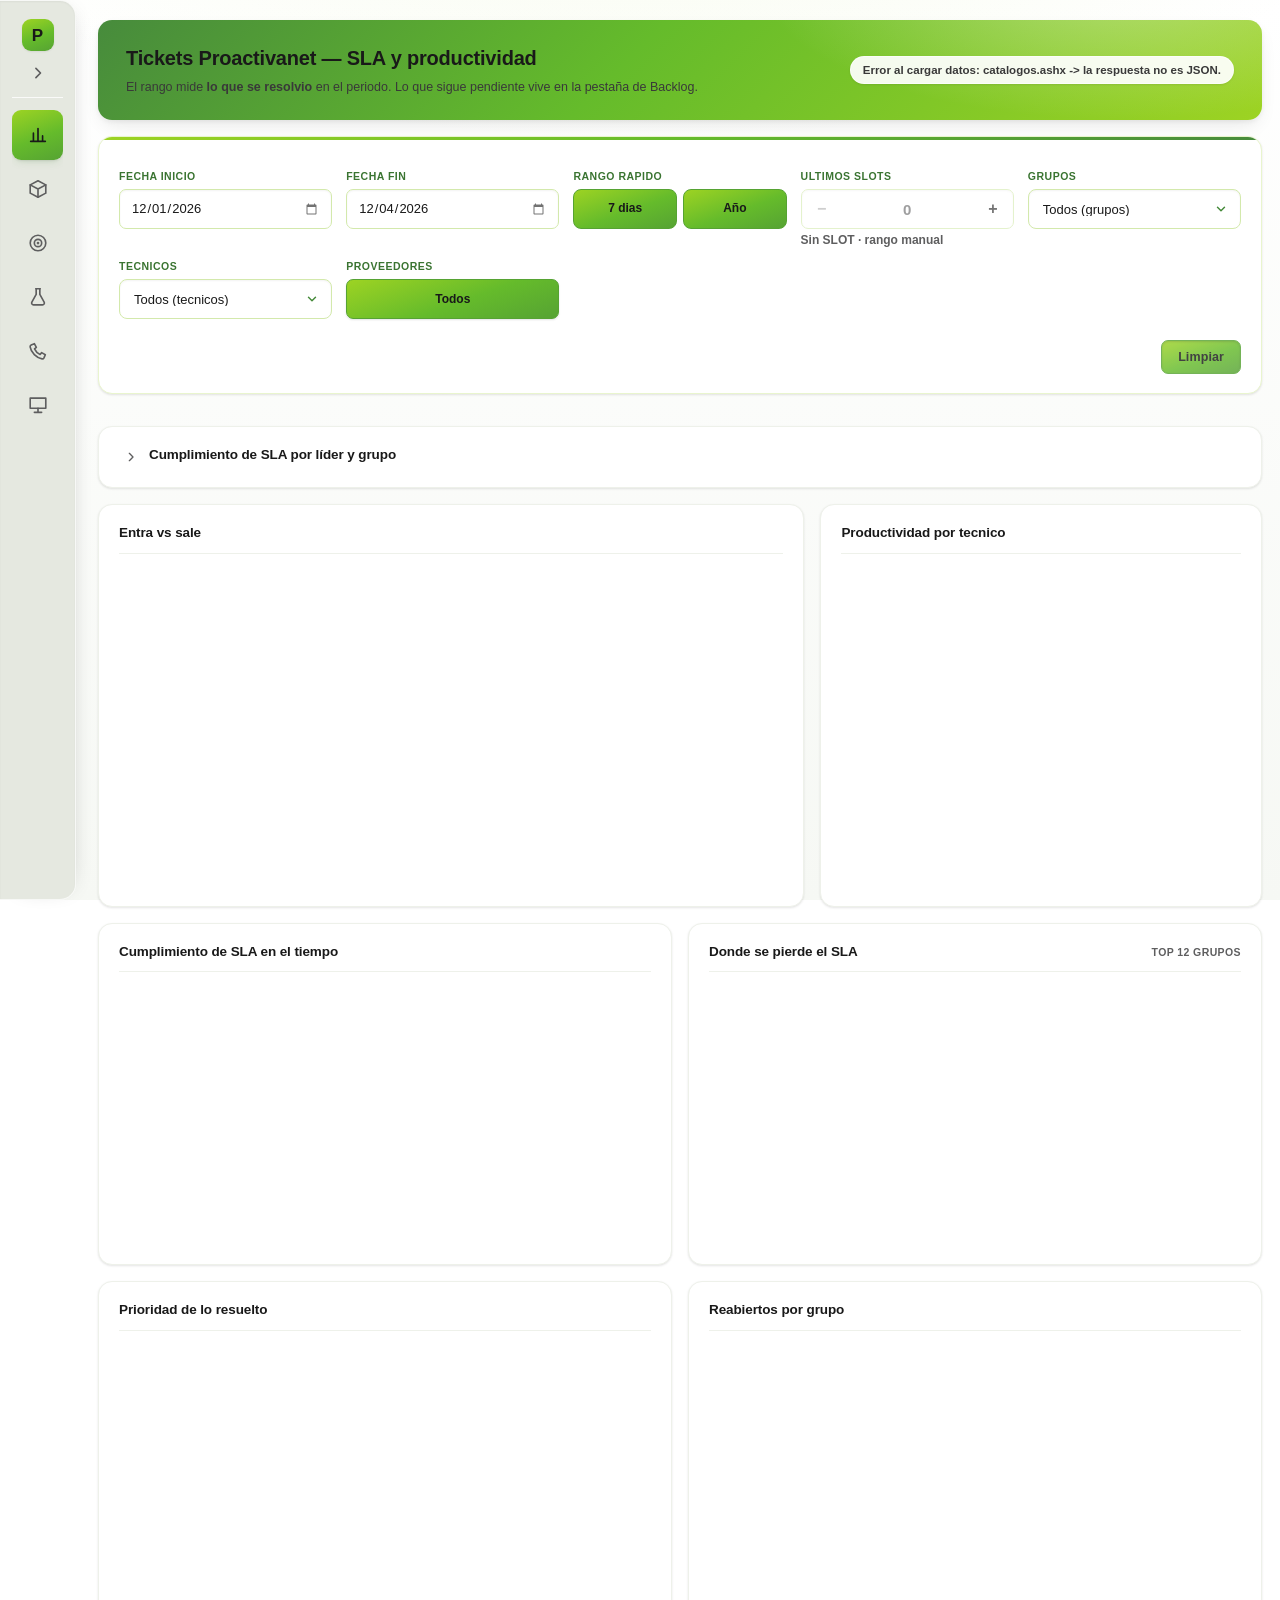
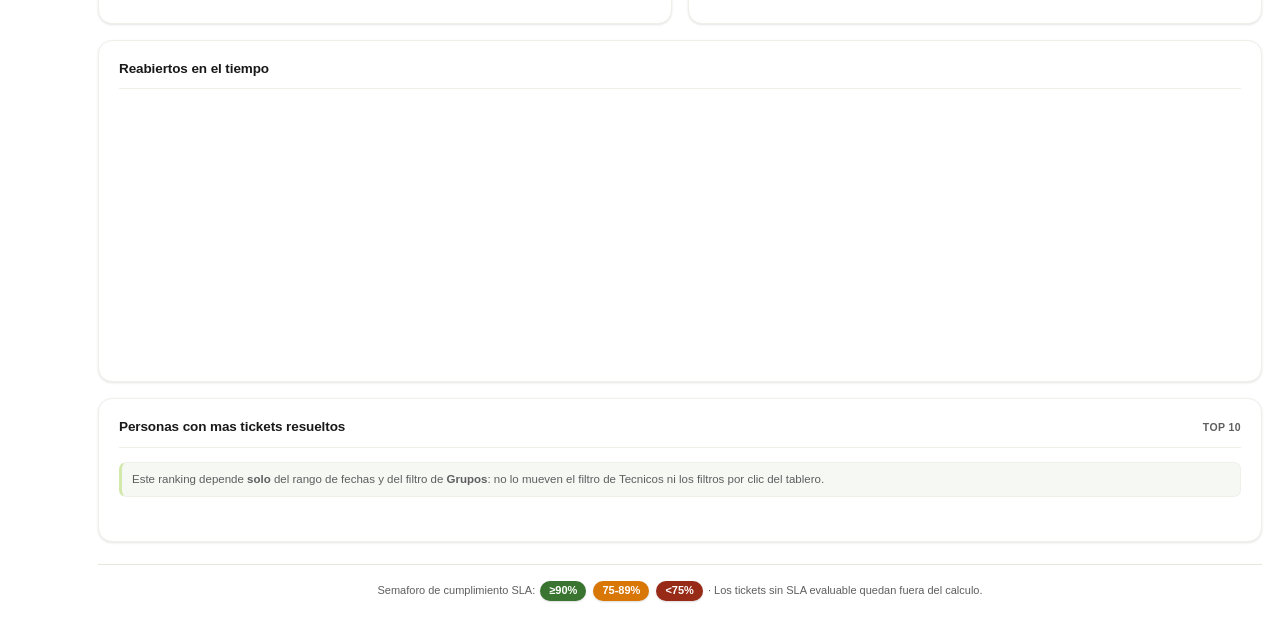
<file: sitio/dashboard.html>
<!doctype html>
<html lang="es" class="lateral-cerrada">
<head>
<meta charset="utf-8">
<meta name="viewport" content="width=device-width, initial-scale=1">
<title>Tickets Proactivanet — Tableros de SLA y Backlog</title>
<!-- Chart.js desde la copia local, no desde el CDN: el tablero corre en una VM
     interna y una salida a jsdelivr que no exista o que tarde deja TODAS las
     graficas sin dibujar, con `Chart is not defined` en la consola. Es la misma
     copia y la misma version que ya usan Experiencia, Orquestacion y QA
     (assets/vendor/chart.umd.min.js es el dist 4.4.4 bajado de jsdelivr). -->
<script src="assets/vendor/chart.umd.min.js"></script>
<!-- Escape de HTML compartido. Va ANTES de los modulos: todo lo que sale de
     SQL se pega con innerHTML y tiene que entrar como texto, no como marcado. -->
<script src="assets/js/escape.js"></script>
<!-- Paleta categorica compartida. Va antes de dashboard.js y antes de los
     modulos embebidos (Experiencia, QA), que pierden sus <script> al montarse
     aqui y usan esta copia. -->
<script src="assets/js/paleta.js"></script>
<script src="assets/js/barras.js"></script>
<script src="assets/js/grafica.js"></script>
<!-- La cifra de los extremos de una linea. Va despues de barras.js, de
     donde saca la tipografia de la familia. -->
<script src="assets/js/lineas.js"></script>
<!-- Desplegable propio, uno solo para todo el tablero. Se carga aqui, en la
     pagina anfitriona, asi que los modulos embebidos (Experiencia, QA) -que
     pierden sus <script> y sus <link> al montarse- lo encuentran ya puesto. -->
<script src="assets/js/desplegable.js"></script>
<link rel="stylesheet" href="assets/css/desplegable.css">
<!-- El medidor `.mini` de las tablas, tambien uno solo para todo el tablero
     y aqui por lo mismo: Experiencia lo pinta y al embeberse pierde sus
     <link>. -->
<link rel="stylesheet" href="assets/css/barra-mini.css">
<!-- La tarjeta KPI, tambien una sola para todo el tablero: la pintan SLA,
     Backlog y Call Center desde aqui, y Experiencia y QA desde sus propios
     modulos. Va antes de dashboard.css por el mismo motivo que las otras
     dos compartidas. -->
<link rel="stylesheet" href="assets/css/kpi.css">
<!-- El sello de "Última actualización" / "Periodo", uno solo para las cuatro
     pestañas (SLA y Call Center, Backlog, Experiencia y QA) y aqui por el
     mismo motivo que las otras compartidas: los modulos embebidos pierden sus
     <link> al montarse. -->
<link rel="stylesheet" href="assets/css/datos-info.css">
<link rel="stylesheet" href="dashboard.css">
</head>
<body>
<div class="wrap" id="shell">

  <!-- ================================================== Barra lateral ====
       Navegacion entre SECCIONES del tablero, no un tablist de ARIA.
       Cada entrada es un tablero independiente -su carpeta, sus handlers, su
       propia pagina suelta- y cambia el hash de la URL, asi que se describe
       como navegacion: <nav> con nombre, y aria-current="page" sobre la que
       se esta viendo (lo pone activarTab, en dashboard.js, junto con la clase
       .active).

       No se usa role="tablist"/"tab"/"tabpanel" a proposito: ese patron obliga
       a tabindex movil y a flechas/Home/End para ser correcto, y aqui no
       aportaria nada sobre lo que ya hace un <button> nativo. El
       comportamiento de teclado no cambia: Tab para recorrer, Enter o Espacio
       para entrar.

       Agregar un modulo son TRES cosas y ninguna es rediseñar la barra: un
       <li> aqui con su data-tab, su entrada en MODULOS (dashboard.js) y su
       contenedor #tab-<nombre>. La lista crece en vertical sola. -->
  <aside class="lateral" id="lateral">
    <div class="lateral-cabecera">
      <span class="lateral-marca">
        <span class="lateral-sigla" aria-hidden="true">P</span>
        <span class="lateral-nombre">Proactivanet</span>
      </span>
      <!-- Un solo control para plegar y desplegar. aria-expanded dice el
           estado real; el title/aria-label cambian con el, en dashboard.js. -->
      <button class="lateral-plegar" id="lateral-plegar" type="button"
              aria-controls="lateral" aria-expanded="false"
              aria-label="Desplegar el menu" title="Desplegar el menu">
        <svg class="lateral-plegar-ico" viewBox="0 0 24 24" aria-hidden="true" focusable="false">
          <path d="M14.5 6.5 9 12l5.5 5.5"/>
        </svg>
      </button>
    </div>

    <nav aria-label="Secciones del tablero">
      <ul class="lateral-lista">
        <li>
          <button class="mnav active" id="mtab-sla" data-tab="sla" type="button" aria-current="page" title="SLA y productividad">
            <svg class="mnav-ico" viewBox="0 0 24 24" aria-hidden="true" focusable="false">
              <path d="M4 19h16M7 19V10M12 19V5M17 19v-6"/>
            </svg>
            <span class="mnav-txt">SLA y productividad</span>
          </button>
        </li>
        <li>
          <button class="mnav" id="mtab-backlog" data-tab="backlog" type="button" title="Backlog">
            <svg class="mnav-ico" viewBox="0 0 24 24" aria-hidden="true" focusable="false">
              <path d="M3.5 7.5 12 3l8.5 4.5v9L12 21l-8.5-4.5z"/><path d="M3.5 7.5 12 12l8.5-4.5M12 12v9"/>
            </svg>
            <span class="mnav-txt">Backlog</span>
          </button>
        </li>
        <li>
          <button class="mnav" id="mtab-experiencia" data-tab="experiencia" type="button" title="Experiencia">
            <svg class="mnav-ico" viewBox="0 0 24 24" aria-hidden="true" focusable="false">
              <circle cx="12" cy="12" r="8.5"/><circle cx="12" cy="12" r="4"/><circle cx="12" cy="12" r=".6"/>
            </svg>
            <span class="mnav-txt">Experiencia</span>
          </button>
        </li>
        <li>
          <button class="mnav" id="mtab-qa" data-tab="qa" type="button" title="QA">
            <svg class="mnav-ico" viewBox="0 0 24 24" aria-hidden="true" focusable="false">
              <path d="M9.5 3h5M10 3v6.2L5.3 17.6A2 2 0 0 0 7 20.6h10a2 2 0 0 0 1.7-3L14 9.2V3"/>
            </svg>
            <span class="mnav-txt">QA</span>
          </button>
        </li>
        <li>
          <button class="mnav" id="mtab-call" data-tab="call" type="button" title="Call Center">
            <svg class="mnav-ico" viewBox="0 0 24 24" aria-hidden="true" focusable="false">
              <path d="M4.5 5.5 8 4l2.2 4-2 1.7a12 12 0 0 0 6.1 6.1l1.7-2 4 2.2-1.5 3.5a2 2 0 0 1-2.1 1.1C10.4 19.7 4.3 13.6 3.4 7.6a2 2 0 0 1 1.1-2.1z"/>
            </svg>
            <span class="mnav-txt">Call Center</span>
          </button>
        </li>
        <li>
          <button class="mnav" id="mtab-tablero" data-tab="tablero" type="button" title="Tablero">
            <svg class="mnav-ico" viewBox="0 0 24 24" aria-hidden="true" focusable="false">
              <path d="M3.5 4.5h17v11h-17z"/><path d="M8 20h8M12 15.5V20"/>
            </svg>
            <span class="mnav-txt">Tablero</span>
          </button>
        </li>
      </ul>
    </nav>
  </aside>

  <!-- Columna de contenido. Los contenedores #tab-* no cambiaron de id ni de
       clase: siguen siendo los mismos que enciende activarTab(). -->
  <div class="lateral-contenido">

  <!-- ==================================================== Tablero de SLA -->
  <div id="tab-sla" class="maintab-content active" role="region" aria-labelledby="mtab-sla">
    <header class="top">
      <div>
        <h1>Tickets Proactivanet — SLA y productividad</h1>
        <!-- El rango de esta pestaña filtra por FECHA DE SOLUCION (solo los
             "creados" van por fecha de registro). Decirlo aqui evita la
             pregunta de por que un numero no cuadra con el Backlog. -->
        <div class="sub">El rango mide <b>lo que se resolvio</b> en el periodo.
          Lo que sigue pendiente vive en la pestaña de Backlog.</div>
      </div>
      <div class="acciones-top">
        <div class="estado" id="estado-carga"></div>
      </div>
    </header>

    <section class="filtros" id="filtros-sla">
      <div class="campo">
        <label for="f-inicio">Fecha inicio</label>
        <input type="date" id="f-inicio">
      </div>
      <div class="campo">
        <label for="f-fin">Fecha fin</label>
        <input type="date" id="f-fin">
      </div>
      <div class="campo">
        <label>Rango rapido</label>
        <!-- "7 dias" es de las dos pestañas. El segundo boton no: SLA mira el
             año en curso y el Call Center el mes en curso, asi que los dos
             estan aqui y adoptarControlesSla() (dashboard.js) ensena el que
             toca al mover esta misma barra a la pestaña visible. No se
             duplica el marcado ni se cablea ningun listener aparte: los tres
             pasan por el mismo `#filtros-sla [data-rango]`. -->
        <div class="rango-rapido">
          <button class="btn linea chico" type="button" data-rango="7d">7 dias</button>
          <button class="btn linea chico" type="button" data-rango="anio">Año</button>
          <button class="btn linea chico" type="button" data-rango="mes" hidden>Mes</button>
        </div>
      </div>
      <!-- campo-slot: el resumen de abajo no cuenta para la altura del campo,
           asi el stepper queda a la misma altura que las barras vecinas. -->
      <div class="campo campo-slot">
        <label for="slot-n">Ultimos SLOTs</label>
        <div class="slotstep" id="slot-step">
          <button class="btn linea chico" type="button" id="slot-menos" aria-label="Un SLOT menos">−</button>
          <!-- Se puede escribir el numero: al confirmar (Enter o salir del
               campo) se acota a 0..MAX_SLOTS en dashboard.js. -->
          <input class="slotn" id="slot-n" type="text" inputmode="numeric"
                 autocomplete="off" spellcheck="false" value="1"
                 aria-label="Numero de SLOTs (0 a 12)">
          <button class="btn linea chico" type="button" id="slot-mas" aria-label="Un SLOT mas">+</button>
        </div>
        <span class="slotsum" id="slot-sum"></span>
      </div>
      <!-- Grupos es de SLA. En el Call Center no tenia a que aplicarse: una
           llamada no tiene grupo resolutor (llamadas.ashx no lee el
           parametro) y el unico bloque que lo miraba -el cruce de carga
           combinada- lo hacia contra el grupo del TECNICO, no del ticket, asi
           que el mismo filtro significaba una cosa en cada pestana. El campo
           entero se retira mientras la barra esta en el Call Center, igual
           que el SLOT (adoptarControlesSla, dashboard.js). -->
      <div class="campo campo-grupos">
        <label for="f-grupos">Grupos</label>
        <select id="f-grupos" multiple></select>
      </div>
      <div class="campo">
        <label for="f-tecnicos">Tecnicos</label>
        <select id="f-tecnicos" multiple></select>
      </div>
      <!-- Todos / Sin proveedores: UN solo boton con estado. "Todos" no manda
           nada; "Sin proveedores" manda ?proveedores=excluir y el servidor saca
           de TODA la pestana de SLA los grupos de proveedor (la regla vive en
           DashboardQueries.GrupoProveedor). El estado es data-estado del boton
           (dashboard.js, sinProveedores/ponerProveedores). Se retira en el Call
           Center, igual que Grupos (adoptarControlesSla). -->
      <div class="campo campo-proveedores">
        <label id="lbl-proveedores" for="btn-proveedores">Proveedores</label>
        <button class="btn-proveedores" id="btn-proveedores" type="button"
                data-estado="todos" aria-describedby="lbl-proveedores"
                title="Cambiar a Sin proveedores">Todos</button>
      </div>
      <!-- Campanas del Call Center. Solo la lee llamadas.ashx: los demas
           handlers de esta pestana ignoran el parametro `campanas`, y en SLA
           el filtro no significa nada -un ticket no tiene cola-, asi que el
           campo entero se retira mientras la barra esta en SLA, igual que el
           SLOT se retira en el Call Center (adoptarControlesSla, dashboard.js).
           Nace oculto porque SLA es la pestana de arranque. -->
      <div class="campo campo-campanas" hidden>
        <label for="f-campanas">Campañas</label>
        <select id="f-campanas" multiple></select>
      </div>
      <div class="campo acciones">
        <button class="btn gris" id="btn-limpiar" type="button">Limpiar</button>
      </div>
    </section>

    <section class="kpis" id="kpis"></section>

    <!-- Cumplimiento por lider y grupo: el result set de
         dbo.usp_Dash_SlaLiderGrupo tal cual, via handlers/sla_lider_grupo.ashx.
         Se pide APARTE del resto de la pestaña: si falla, solo esta tarjeta
         muestra el error y los KPIs y graficas siguen igual. No responde al
         cross-filter de las graficas.
         Nace PLEGADA: solo el boton la abre y la cierra (dashboard.js,
         plegarSlaLiderGrupo); titulo y numero de filas quedan a la vista. -->
    <section class="card plegada" id="card-sla-lider-grupo">
      <h3>
        <button class="plegar-tabla" id="plegar-sla-lider-grupo" type="button"
                aria-controls="cuerpo-sla-lider-grupo" aria-expanded="false"
                aria-label="Mostrar tabla de cumplimiento de SLA por líder y grupo"
                title="Mostrar tabla de cumplimiento de SLA por líder y grupo">
          <svg class="plegar-tabla-ico" viewBox="0 0 24 24" aria-hidden="true" focusable="false">
            <path d="M9.5 6.5 15 12l-5.5 5.5"/>
          </svg>
        </button>
        Cumplimiento de SLA por líder y grupo<span class="hint" id="hint-sla-lider-grupo"></span>
      </h3>
      <div id="cuerpo-sla-lider-grupo" hidden>
        <div class="cap" id="cap-sla-lider-grupo"></div>
        <div class="scroll-x tabla-alta" id="tabla-sla-lider-grupo"></div>
      </div>
    </section>

    <section class="grid2">
      <div class="card">
        <h3>Entra vs sale<span class="hint" id="hint-tendencia"></span></h3>
        <div class="lienzo alta"><canvas id="chart-tendencia"></canvas></div>
      </div>
      <div class="card">
        <h3>Productividad por tecnico</h3>
        <div class="lienzo alta"><canvas id="chart-productividad"></canvas></div>
      </div>
    </section>

    <!-- Aqui estaban "Estado" y "Antiguedad". Se retiraron: contestaban en
         que situacion estan los tickets AHORA, que es la pregunta del Backlog,
         y la pestaña mide lo resuelto en el periodo. Prioridad se queda: la
         prioridad de lo resuelto dice en que se fue el esfuerzo. Vencidos y
         reabiertos por grupo salen agregados del servidor y no responden a
         los filtros por clic. -->
    <section class="grid2x2">
      <div class="card">
        <h3>Cumplimiento de SLA en el tiempo<span class="hint" id="hint-sla-tiempo"></span></h3>
        <div class="lienzo"><canvas id="chart-sla-tiempo"></canvas></div>
      </div>
      <div class="card">
        <h3>Donde se pierde el SLA<span class="hint" id="hint-vencidos-grupo">top 12 grupos</span></h3>
        <div class="lienzo"><canvas id="chart-vencidos-grupo"></canvas></div>
      </div>
      <div class="card">
        <h3>Prioridad de lo resuelto<span class="hint" id="hint-prioridad"></span></h3>
        <div class="lienzo"><canvas id="chart-prioridad"></canvas></div>
      </div>
      <div class="card">
        <h3>Reabiertos por grupo<span class="hint" id="hint-reabiertos"></span></h3>
        <div class="lienzo"><canvas id="chart-reabiertos-grupo"></canvas></div>
      </div>
    </section>

    <!-- Reabiertos en el tiempo: comparte el eje X con "Cumplimiento de SLA en
         el tiempo" y la tendencia (dia, mes o SLOT). Va en su propia fila, a
         todo lo ancho, para no romper la rejilla 2x2 de arriba. -->
    <section class="card">
      <h3>Reabiertos en el tiempo<span class="hint" id="hint-reabiertos-tiempo"></span></h3>
      <div class="lienzo"><canvas id="chart-reabiertos-tiempo"></canvas></div>
    </section>

    <section class="card">
      <h3>Personas con mas tickets resueltos<span class="hint">top 10</span></h3>
      <div class="nota">Este ranking depende <b>solo</b> del rango de fechas y del filtro de
        <b>Grupos</b>: no lo mueven el filtro de Tecnicos ni los filtros por clic del tablero.</div>
      <div class="cap" id="cap-top-cerrados"></div>
      <div class="scroll-x" id="tabla-top-cerrados"></div>
    </section>

    <footer>
      Semaforo de cumplimiento SLA: <span class="badge bv">&ge;90%</span>
      <span class="badge ba">75-89%</span> <span class="badge br">&lt;75%</span>
      · Los tickets sin SLA evaluable quedan fuera del calculo.
    </footer>
  </div>

  <!-- ================================================ Tablero de Backlog
       Contenedor vacio a proposito, igual que el de Experiencia y el de QA.
       TableroBacklog (dashboard.js) trae backlog/backlog.html, backlog.css y
       backlog.js la primera vez que se abre la pestaña. El marcado del
       Backlog -filtros, KPIs, las cinco graficas y los tres paneles de
       tablas- vive ahora SOLO en backlog/backlog.html, con sus mismos ids, y
       su pagina suelta funciona igual. -->
  <div id="tab-backlog" class="maintab-content" role="region" aria-labelledby="mtab-backlog"></div>

  <!-- =============================================== Tablero (externo) -->
  <!-- Experiencia al Usuario, Observabilidad y Orquestacion ya no viven aqui:
       son el documento independiente Tablero_Experiencia.html, que genera
       TableroExperiencia_v3.7.exe, con su propia navegacion interna. Basta
       con reemplazar ese archivo en la carpeta del proyecto y recargar; ni
       dashboard.html ni dashboard.js necesitan cambios. El src real lo pone
       activarTab() la primera vez que se abre la pestana (ver data-src). -->
  <!-- ================================================ Tablero de Experiencia
       Contenedor vacio a proposito. TableroExperiencia (dashboard.js) trae
       experiencia/experiencia.html, experiencia.css y experiencia.js la
       primera vez que se abre la pestaña. El modulo sigue viviendo en
       experiencia/ y su pagina suelta sigue funcionando igual. -->
  <div id="tab-experiencia" class="maintab-content" role="region" aria-labelledby="mtab-experiencia"></div>

  <!-- ======================================================= Tablero de QA
       Contenedor vacio a proposito, igual que Experiencia. TableroQa
       (dashboard.js) trae qa/qa.html, qa.css y qa.js la primera vez que se
       abre la pestaña: dashboard.html no pide nada a qa.ashx al cargar. El
       modulo vive en qa/ y su pagina suelta sigue funcionando igual. -->
  <div id="tab-qa" class="maintab-content" role="region" aria-labelledby="mtab-qa"></div>

  <!-- ================================================ Call Center de Servicios TI
       Pestana propia. El bloque es el MISMO de siempre -mismos ids, mismas
       graficas- y lo siguen cargando y pintando las funciones de TableroSla:
       llamadas.ashx viaja en su misma peticion. Lo unico que cambia es donde
       se ve. La barra de filtros y el sello de estado no se duplican: son los
       nodos de SLA, que dashboard.js mueve a la pestana que este visible. -->
  <div id="tab-call" class="maintab-content" role="region" aria-labelledby="mtab-call">
    <header class="top">
      <div>
        <h1>Tickets Proactivanet — Call Center</h1>
      </div>
      <div class="acciones-top"></div>
    </header>

    <!-- Llamadas y tickets son la misma atencion vista por dos lados, y por eso
         comparten el rango de fechas de la barra de arriba: con el mismo rango
         puesto se ve de un vistazo si el dia que se dispararon los tickets
         tambien se dispararon las llamadas.

         Los filtros por clic de las graficas de SLA (cross-filter) NO alcanzan
         a este bloque: una llamada no comparte ninguna dimension con un ticket
         -no tiene estado, prioridad ni antiguedad-. Lo mueven el rango de
         fechas y su propio filtro de campanas; Tecnicos solo mueve "Atencion
         por agente" y la carga combinada.

         La rejilla de KPI abre la pestana, como en SLA y en Backlog: filtros,
         KPI y luego graficas. Antes iba precedida de una `.card` de titulo que
         repetia el nombre de la pestana y no aportaba dato ninguno; ademas, la
         rejilla vivia DENTRO de esa tarjeta y sus 20px de padding le restaban
         42px de ancho util, asi que las tarjetas salian 7px mas estrechas que
         las del resto del tablero. -->
    <section class="kpis" id="kpis-llamadas"></section>

    <section class="grid2">
      <div class="card">
        <h3>Llamadas por dia<span class="hint">recibidas vs contestadas vs abandonadas</span></h3>
        <div class="lienzo alta"><canvas id="chart-llamadas-dia"></canvas></div>
      </div>
      <div class="card">
        <h3>Atencion por agente<span class="hint">top 15</span></h3>
        <div class="lienzo alta"><canvas id="chart-llamadas-agente"></canvas></div>
      </div>
    </section>

    <section class="grid2">
      <div class="card">
        <h3>Abandono por campaña<span class="hint">volumen y % de abandono</span></h3>
        <div class="lienzo"><canvas id="chart-llamadas-campana"></canvas></div>
      </div>
      <div class="card">
        <h3>Llamadas por hora del dia</h3>
        <div class="lienzo"><canvas id="chart-llamadas-hora"></canvas></div>
      </div>
    </section>

    <!-- ------------------------------------------------- Carga combinada
         Unico bloque donde llamadas y tickets caen en la MISMA fila, y
         contesta lo que las graficas de arriba dejan abierto: quien cierra
         pocos tickets porque se le fue el dia en el telefono. Solo sale la
         gente que esta en dbo.CatAgenteTecnico -la que hace las dos cosas-.

         Se pide a carga_combinada.ashx en una peticion APARTE del resto del
         Call Center: depende de dbo.usp_Dash_CargaCombinada, que puede no
         estar en un servidor viejo. Si falla, este bloque pinta su estado
         vacio y las tarjetas y graficas de arriba siguen igual. -->
    <section class="card">
      <h3>Carga combinada: tickets y llamadas por tecnico<span class="hint" id="hint-carga"></span></h3>
      <div class="nota">Solo los tecnicos con extension telefonica registrada en el catalogo.
        Los tickets se cuentan por fecha de firma de solucion y las llamadas solo si fueron
        contestadas. El filtro de <b>Tecnicos</b> si aplica aqui. Los grupos son fijos: los
        que atienden telefono, y van indicados junto al titulo.</div>
      <div id="estado-carga-combinada"></div>
    </section>

    <section class="grid2" id="graficos-carga">
      <div class="card">
        <h3>Tickets vs llamadas por tecnico<span class="hint">top 15</span></h3>
        <div class="lienzo alta"><canvas id="chart-carga-tecnico"></canvas></div>
      </div>
      <div class="card">
        <h3>Del equipo, por dia<span class="hint">tickets cerrados vs llamadas atendidas</span></h3>
        <div class="lienzo alta"><canvas id="chart-carga-dia"></canvas></div>
      </div>
    </section>

    <section class="card" id="card-tabla-carga">
      <h3>Detalle por tecnico</h3>
      <div class="nota">Atenciones = tickets + llamadas. No mide esfuerzo: mide cuantas cosas
        despacho la persona.</div>
      <div class="scroll-x" id="tabla-carga"></div>
    </section>
  </div>

  <div id="tab-tablero" class="maintab-content" role="region" aria-labelledby="mtab-tablero">
    <iframe id="iframe-tablero"
            class="tablero-externo"
            data-src="assets/Tablero_Experiencia.html"
            title="Tablero"
            loading="lazy"></iframe>
  </div>

  </div><!-- /.lateral-contenido -->
</div>


<!-- Sello de frescura compartido (window.DatosInfo). Antes que dashboard.js y
     que los modulos embebidos: los cuatro tableros lo usan para pintar
     "Última actualización" y "Periodo" con el mismo formato. -->
<script src="assets/js/datos-info.js"></script>

<!-- Datos simulados (MOCK_DATA). Se carga antes que dashboard.js. -->
<script src="assets/js/mock-data.js"></script>

<!-- Todo el tablero vive en dashboard.js. -->
<script src="dashboard.js"></script>

<!-- Arranque en un bloque aparte, a proposito: si dashboard.js falla al
     parsear o ejecutar, esta parte sigue corriendo y deja la pestana
     inicial visible en vez de una pagina en blanco. -->
<script>
try {
  activarTab(location.hash.slice(1) || 'sla');
} catch (e) {
  console.error('Fallo al activar la pestaña inicial:', e);
  try { activarTab('sla'); } catch (e2) { console.error(e2); }
}
</script>
</body>
</html>
</file>
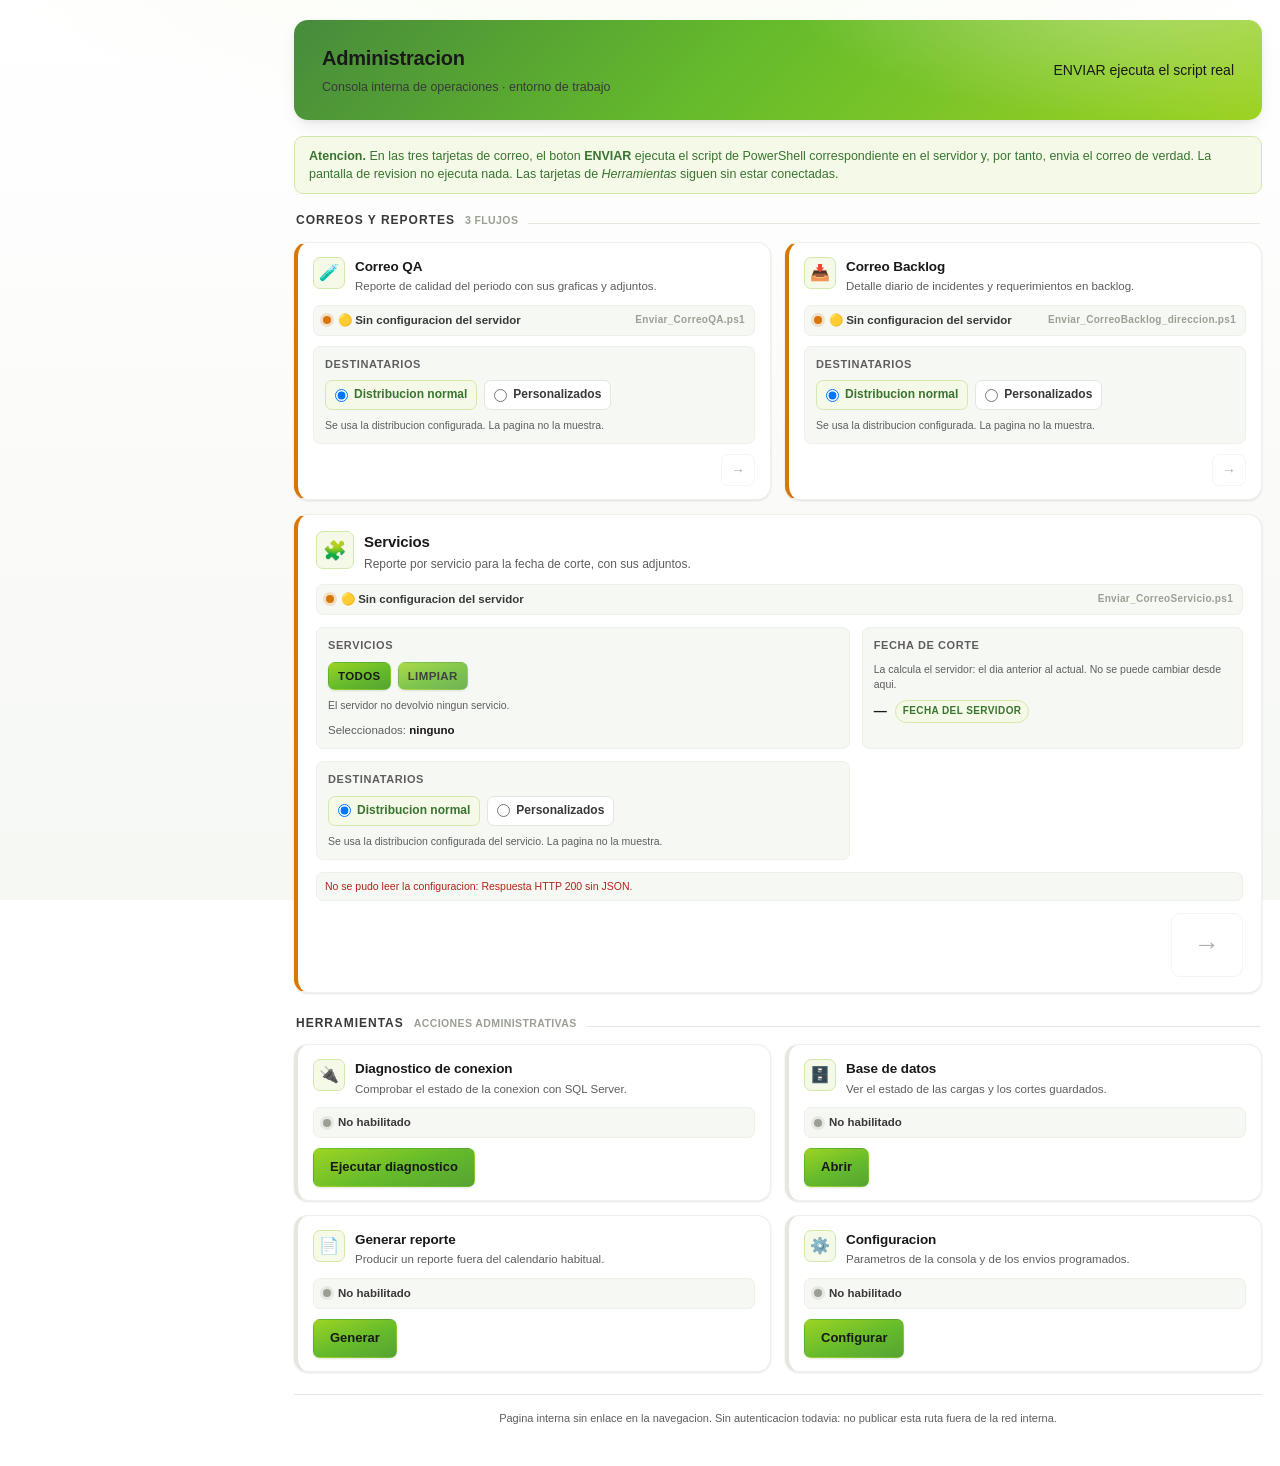
<file: sitio/admin/admin.html>
<!doctype html>
<html lang="es">
<head>
<meta charset="utf-8">
<meta name="viewport" content="width=device-width, initial-scale=1">
<meta name="robots" content="noindex, nofollow">
<title>Administracion — Consola de operaciones</title>

<!--
  Pagina oculta de administracion.

  No esta enlazada desde dashboard.html ni desde ninguna pestana: se llega
  unicamente escribiendo la URL /admin/admin.html. No se agrego ninguna entrada a
  la navegacion principal (SLA / Backlog / Tablero) a proposito.

  ESTADO ACTUAL:
    - Las TRES tarjetas de correo ejecutan de verdad al pulsar ENVIAR:
      POST a handlers/admin_correos.ashx -> powershell.exe -> el .ps1
      correspondiente, lanzado desde su propia carpeta (Web.config).
      Eso incluye SQL, generacion de reportes y envio de correo, porque es
      lo que hacen los scripts; la pagina no replica nada de esa logica.
    - No hay ningun paso previo de "obtener datos": los scripts ya
      consultan SQL, generan los reportes, arman el correo y lo mandan.
      La pantalla solo valida (semaforo automatico) y deja revisar antes
      de ENVIAR; ni el semaforo ni la revision ejecutan nada.
    - Las TRES tarjetas dejan elegir los destinatarios: la distribucion
      configurada de cada flujo, o unas direcciones sueltas solo para ese
      envio. Lo segundo no toca la configuracion de verdad: el handler
      escribe una copia temporal, se la pasa al script con -RutaCorreo y la
      borra al terminar.
    - Las tarjetas de Herramientas siguen siendo solo visuales.
    - No se muestran las direcciones de la distribucion configurada; las
      personalizadas las escribe quien usa la pagina y no se guardan.

  Reusa dashboard.css unicamente para heredar variables, tipografia y las
  clases base (.wrap, .card, .btn, .badge, .pill). dashboard.css NO se
  modifico; lo especifico de esta pagina vive en admin.css.
-->

<link rel="stylesheet" href="../dashboard.css">
<link rel="stylesheet" href="admin.css">
</head>
<body class="admin-body">
<div class="wrap">

  <header class="top">
    <div>
      <h1>Administracion</h1>
      <div class="sub">Consola interna de operaciones · entorno de trabajo</div>
    </div>
    <div class="acciones-top">
      <div class="estado">ENVIAR ejecuta el script real</div>
    </div>
  </header>

  <div class="admin-aviso" role="note">
    <b>Atencion.</b> En las tres tarjetas de correo, el boton <b>ENVIAR</b>
    ejecuta el script de PowerShell correspondiente en el servidor y, por
    tanto, envia el correo de verdad. La pantalla de revision no ejecuta
    nada. Las tarjetas de <i>Herramientas</i> siguen sin estar conectadas.
  </div>

  <style>
    /* Bloques nuevos de las tarjetas de correo (resultado de la ejecucion y
       aviso de configuracion). Aparte, para no tocar admin.css. */
    .job-ejecucion {
      margin: 10px 0 0; padding: 8px 10px; border-radius: 8px;
      background: rgba(127, 127, 127, .12); font-size: 13px;
    }
    .job-ejecucion.ok    { color: #1a7f37; }
    .job-ejecucion.fallo { color: #b42318; }
    .job-ejecucion-tit   { font-weight: 600; }
    .job-ejecucion-salida {
      margin: 8px 0 0; max-height: 200px; overflow: auto;
      white-space: pre-wrap; word-break: break-word; color: inherit;
      font: 12px/1.5 ui-monospace, SFMono-Regular, Consolas, monospace;
    }
    .job-nota-fallo { color: #b42318; }
  </style>

  <!-- ============================================ Correos programados -->
  <section class="admin-seccion">
    <div class="admin-seccion-cab">
      <h2>Correos y reportes</h2>
      <span class="admin-seccion-hint">3 flujos</span>
    </div>
    <!-- Las tarjetas las genera admin.js a partir de TRABAJOS_CORREO:
         Correo QA y Correo Backlog compactas, Servicios a lo ancho. -->
    <div class="admin-grid correos" id="grid-correos"></div>
  </section>

  <!-- ==================================================== Herramientas -->
  <section class="admin-seccion">
    <div class="admin-seccion-cab">
      <h2>Herramientas</h2>
      <span class="admin-seccion-hint">acciones administrativas</span>
    </div>
    <div class="admin-grid herramientas" id="grid-herramientas"></div>
  </section>

  <footer>
    Pagina interna sin enlace en la navegacion. Sin autenticacion todavia:
    no publicar esta ruta fuera de la red interna.
  </footer>
</div>

<!-- Dialogo unico y reutilizable para las herramientas. -->
<div class="admin-modal-fondo" id="modal-fondo" hidden>
  <div class="admin-modal" role="dialog" aria-modal="true" aria-labelledby="modal-titulo">
    <h3 id="modal-titulo">Accion no disponible</h3>
    <p id="modal-texto"></p>
    <div class="admin-modal-pie">
      <button class="btn gris" type="button" id="modal-cerrar">Cerrar</button>
    </div>
  </div>
</div>

<script src="admin.js"></script>
</body>
</html>
</file>
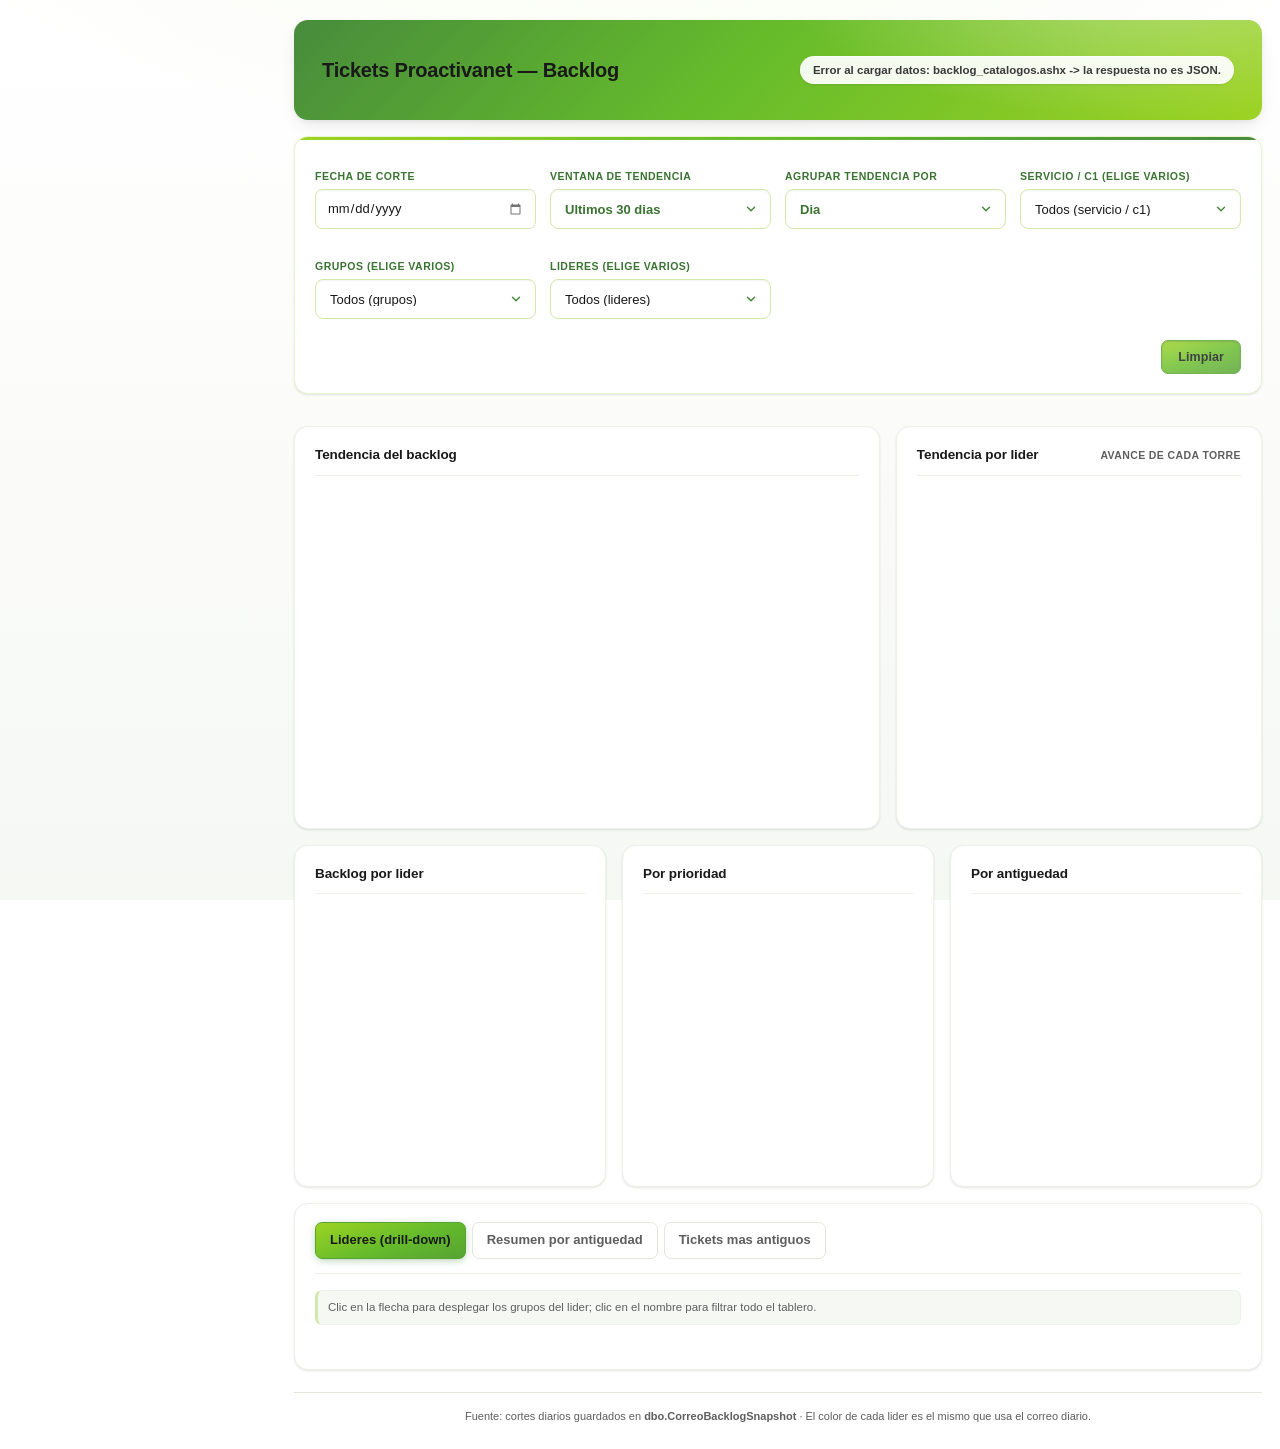
<file: sitio/backlog/backlog.html>
<!DOCTYPE html>
<!--
  backlog/backlog.html - Modulo de Backlog.

  Este archivo es a la vez la pagina suelta y la fuente de la pestaña "Backlog"
  de dashboard.html: TableroBacklog (dashboard.js) trae este mismo marcado, le
  quita <script> y <link>, desarma el envoltorio #tab-backlog y lo monta dentro
  del contenedor de la pestaña. No hay dos versiones del tablero de Backlog, y
  dashboard.html ya no lleva ninguna copia de este marcado.

  Mismo contrato que experiencia/experiencia.html y qa/qa.html: el contenido
  vive dentro de un <div id="tab-backlog" class="maintab-content active"> y
  todo lo que queda fuera de ese div (html, head, body, .wrap) es cascaron de
  la pagina suelta que el montaje descarta.

  Los ids se conservan EXACTAMENTE como estaban en dashboard.html -todos con
  sufijo "-bl", que es lo que ya los separaba del #kpis de SLA-, asi que
  backlog.js sigue encontrandolos con los mismos getElementById de siempre.

  Consume unicamente backlog_catalogos.ashx, backlog_resumen.ashx,
  backlog_historico.ashx y backlog_antiguos.ashx, servidos por HTTP desde el
  mismo sitio que los handlers.

  Sobre las hojas: el Backlog no tiene vocabulario visual propio. Sus
  .card / .kpi / .grid2 / .grid3 / .filtros / .panel / .lienzo son los de
  dashboard.css, la hoja del cascaron, y por eso la pagina suelta la enlaza
  directamente en vez de copiarla: asi no hay dos juegos de valores que se
  puedan separar con el tiempo. Embebido este <link> se descarta y manda la
  copia que dashboard.html ya tiene cargada. backlog.css lleva solo lo que es
  privado de este tablero.

  Chart.js 4.4.4 local, en assets/vendor/ (no depende del CDN). En el tablero
  esta etiqueta se descarta: dashboard.html ya carga su propio Chart.js y una
  segunda copia reemplazaria el global que usan SLA y Call Center.
-->
<html lang="es">
<head>
  <meta charset="utf-8">
  <meta name="color-scheme" content="light">
  <meta name="viewport" content="width=device-width, initial-scale=1">
  <title>Tickets Proactivanet — Backlog</title>
  <script src="../assets/vendor/chart.umd.min.js"></script>
  <!-- Paleta categorica compartida. De aqui sale el color por lider
       (Paleta.registrarLideres / Paleta.colorLider), el mismo que usa el
       correo diario: no se copia al modulo. Solo para la pagina suelta,
       embebida en dashboard.html este <script> se quita y manda la copia
       de alli. -->
  <!-- Escape de HTML compartido. Va ANTES de los modulos: todo lo que sale de
     SQL se pega con innerHTML y tiene que entrar como texto, no como marcado. -->
<script src="../assets/js/escape.js"></script>
<script src="../assets/js/paleta.js"></script>
  <!-- Geometria y cifra de las barras, con la misma nota: solo para la
       pagina suelta. -->
  <script src="../assets/js/barras.js"></script>
  <!-- window.DashboardBarChart, la capa de objetos sobre Chart.js con la que
       estan hechas las tres barras de este tablero. Va despues de paleta.js y
       barras.js, que es de donde saca colores y medidas. Misma nota: solo para
       la pagina suelta. -->
  <script src="../assets/js/grafica.js"></script>
  <!-- window.Lineas, la cifra de los extremos de las dos tendencias. Va
       despues de barras.js, de donde saca la tipografia. Misma nota: solo
       para la pagina suelta. -->
  <script src="../assets/js/lineas.js"></script>
  <!-- Desplegable compartido, con la misma nota: solo para la pagina suelta.
       Quien lo monta sobre estos <select> es backlog.js. -->
  <script src="../assets/js/desplegable.js"></script>
  <link rel="stylesheet" href="../assets/css/desplegable.css">
  <!-- Tarjeta KPI compartida; hace falta en la pagina suelta y en el
       iframe de respaldo. -->
  <link rel="stylesheet" href="../assets/css/kpi.css">
  <!-- El medidor `.mini` de las tablas (miniBar), compartido. -->
  <link rel="stylesheet" href="../assets/css/barra-mini.css">
  <!-- Sello de "Última actualización" / "Periodo", compartido con el resto
       del tablero, con la misma nota: solo para la pagina suelta. -->
  <link rel="stylesheet" href="../assets/css/datos-info.css">
  <script src="../assets/js/datos-info.js"></script>
  <!-- Datos simulados (MOCK_DATA). mock-data.js cubre los cuatro
       backlog_*.ashx, asi que con el flag en true esta pagina se puede abrir
       sin base de datos, igual que la pestaña del tablero. El enganche lo lee
       obtenerJSON() de backlog.js, guardado con `window.MockData &&`, asi que
       si esta etiqueta falta el modulo simplemente va a la red. -->
  <script src="../assets/js/mock-data.js"></script>
  <!-- Hoja del cascaron: aporta el vocabulario visual compartido descrito
       arriba. Solo para la pagina suelta. -->
  <link rel="stylesheet" href="../dashboard.css">
  <link rel="stylesheet" href="backlog.css">
</head>
<body>
<div class="wrap">
  <div id="tab-backlog" class="maintab-content active">
    <header class="top">
      <div>
        <h1>Tickets Proactivanet — Backlog</h1>
      </div>
      <div class="acciones-top">
        <div class="estado" id="estado-carga-bl"></div>
      </div>
    </header>

    <section class="filtros">
      <div class="campo">
        <label for="f-corte-bl">Fecha de corte</label>
        <!-- Mismo control de calendario que Fecha inicio / Fecha fin del
             tablero de SLA. Sigue siendo UNA sola fecha; los cortes que
             existen de verdad acotan el min/max desde backlog_catalogos. -->
        <input type="date" id="f-corte-bl">
      </div>
      <div class="campo">
        <label for="f-dias-bl">Ventana de tendencia</label>
        <select id="f-dias-bl">
          <option value="15">Ultimos 15 dias</option>
          <option value="30" selected>Ultimos 30 dias</option>
          <option value="90">Ultimos 90 dias</option>
          <option value="365">Ultimo año</option>
        </select>
      </div>
      <div class="campo">
        <label for="f-granularidad-bl">Agrupar tendencia por</label>
        <select id="f-granularidad-bl">
          <option value="Dia" selected>Dia</option>
          <option value="Semana">Semana</option>
          <option value="Mes">Mes</option>
        </select>
      </div>
      <div class="campo">
        <label for="f-c1-bl">Servicio / C1 (elige varios)</label>
        <select id="f-c1-bl" multiple></select>
      </div>
      <div class="campo">
        <label for="f-grupos-bl">Grupos (elige varios)</label>
        <select id="f-grupos-bl" multiple></select>
      </div>
      <div class="campo">
        <label for="f-lideres-bl">Lideres (elige varios)</label>
        <select id="f-lideres-bl" multiple></select>
      </div>
      <div class="campo acciones">
        <button class="btn gris" id="btn-limpiar-bl" type="button">Limpiar</button>
      </div>
    </section>

    <div id="aviso-historico-bl"></div>
    <p class="tendencia-linea" id="tendencia-linea-bl"></p>

    <section class="kpis" id="kpis-bl"></section>

    <section class="grid2">
      <div class="card">
        <h3>Tendencia del backlog<span class="hint" id="hint-tendencia-bl"></span></h3>
        <div class="lienzo alta"><canvas id="chart-tendencia-bl"></canvas></div>
      </div>
      <div class="card">
        <h3>Tendencia por lider<span class="hint" id="hint-tendencia-lider-bl">avance de cada torre</span></h3>
        <div class="lienzo alta"><canvas id="chart-tendencia-lider-bl"></canvas></div>
      </div>
    </section>

    <section class="grid3">
      <div class="card">
        <h3>Backlog por lider</h3>
        <div class="lienzo"><canvas id="chart-lider-bl"></canvas></div>
      </div>
      <div class="card">
        <h3>Por prioridad</h3>
        <div class="lienzo"><canvas id="chart-prioridad-bl"></canvas></div>
      </div>
      <div class="card">
        <h3>Por antiguedad</h3>
        <div class="lienzo"><canvas id="chart-aging-bl"></canvas></div>
      </div>
    </section>

    <section class="card">
      <div class="tabs">
        <div class="tab active" data-panel="p-lideres-bl">Lideres (drill-down)</div>
        <div class="tab" data-panel="p-aging-bl">Resumen por antiguedad</div>
        <div class="tab" data-panel="p-antiguos-bl">Tickets mas antiguos</div>
      </div>

      <div class="panel active" id="p-lideres-bl">
        <div class="nota">Clic en la flecha para desplegar los grupos del lider; clic en el nombre
          para filtrar todo el tablero.</div>
        <div class="cap" id="cap-lideres-bl"></div>
        <div class="scroll-x" id="tabla-lideres-bl"></div>
      </div>

      <div class="panel" id="p-aging-bl">
        <div class="cap" id="cap-aging-bl"></div>
        <div class="scroll-x" id="tabla-aging-bl"></div>
      </div>

      <div class="panel" id="p-antiguos-bl">
        <div class="cap" id="cap-antiguos-bl"></div>
        <div class="scroll-x" id="tabla-antiguos-bl"></div>
      </div>
    </section>

    <footer>
      Fuente: cortes diarios guardados en <b>dbo.CorreoBacklogSnapshot</b> ·
      El color de cada lider es el mismo que usa el correo diario.
    </footer>
  </div>
</div>

<script src="backlog.js"></script>
</body>
</html>
</file>
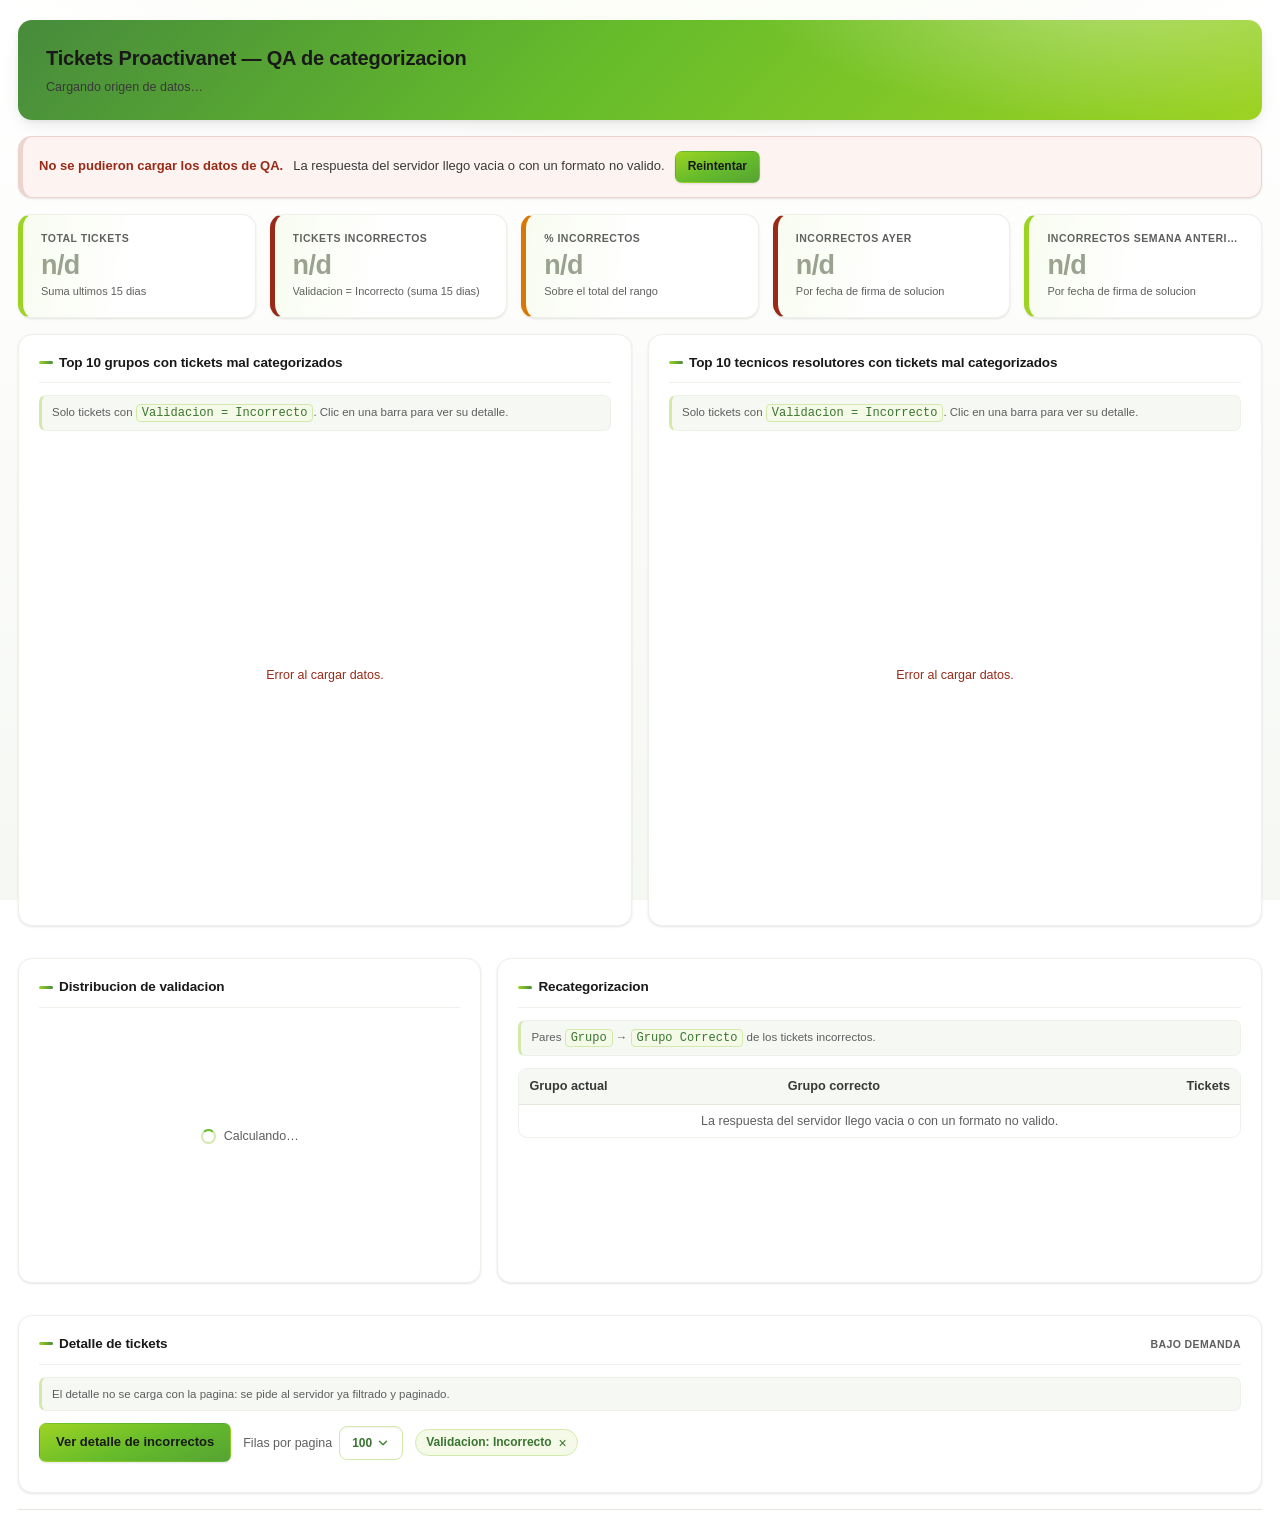
<file: sitio/qa/qa.html>
<!DOCTYPE html>
<!--
  qa/qa.html - Modulo de QA (categorizacion de tickets).

  Este archivo es a la vez la pagina suelta y la fuente de la pestaña "QA" de
  dashboard.html: TableroQa (dashboard.js) trae este mismo marcado, le quita
  <script> y <link>, desarma el envoltorio #tab-qa y lo monta dentro del
  contenedor de la pestaña. No hay dos versiones del tablero de QA.

  Por eso el contenido vive dentro de un <div id="tab-qa" class="maintab-content
  active">: es el mismo contrato que ya usa experiencia/experiencia.html. Todo
  lo que queda fuera de ese div (html, head, body, .wrap) es cascaron de la
  pagina suelta y el montaje en el tablero lo descarta.

  Todos los ids llevan el prefijo "qa-" porque en el tablero este marcado
  convive en el MISMO documento que SLA y Backlog, que ya tienen un #kpis.
  qa.js resuelve ese prefijo en su helper $().

  Consume unicamente qa.ashx (nunca qa_data.json ni los XLSX). Se sirve por
  HTTP desde el mismo sitio que el handler.

  La pagina se pinta ENTERA antes de pedir nada: tarjetas, graficas, tablas y
  controles ya estan aqui, en su sitio y con su tamano definitivo, y cada uno
  muestra su propio "Calculando..." hasta que llegan sus datos. Ninguna
  peticion decide si el tablero se ve o no.

  Los datos llegan en dos fases: qa.ashx?action=summary trae KPIs, grupos,
  tecnicos y recategorizacion; qa.ashx?action=qare completa despues la
  distribucion por estado. El detalle y los catalogos solo se piden cuando el
  usuario los pide.

  Chart.js 4.4.4 local, en assets/vendor/ (no depende del CDN). En el tablero
  esta etiqueta se descarta: dashboard.html ya carga su propio Chart.js y una
  segunda copia reemplazaria el global que usan SLA y Backlog.
-->
<html lang="es">
<head>
  <meta charset="utf-8">
  <meta name="color-scheme" content="light">
  <meta name="viewport" content="width=device-width, initial-scale=1">
  <title>QA - Categorizacion de tickets</title>
  <script src="../assets/vendor/chart.umd.min.js"></script>
  <!-- Paleta categorica compartida (solo para la pagina suelta: embebida en
       dashboard.html este <script> se quita y manda la copia de alli). -->
  <!-- Escape de HTML compartido. Va ANTES de los modulos: todo lo que sale de
     SQL se pega con innerHTML y tiene que entrar como texto, no como marcado. -->
<script src="../assets/js/escape.js"></script>
<script src="../assets/js/paleta.js"></script>
  <!-- Geometria y cifra de las barras, con la misma nota: solo para la
       pagina suelta. -->
  <script src="../assets/js/barras.js"></script>
  <!-- Desplegable compartido, con la misma nota: solo para la pagina suelta. -->
  <script src="../assets/js/desplegable.js"></script>
  <link rel="stylesheet" href="../assets/css/desplegable.css">
  <!-- Tarjeta KPI compartida; hace falta en la pagina suelta y en el
       iframe de respaldo. -->
  <link rel="stylesheet" href="../assets/css/kpi.css">
  <!-- Sello de "Última actualización" / "Periodo", compartido con el resto
       del tablero, con la misma nota: solo para la pagina suelta. -->
  <link rel="stylesheet" href="../assets/css/datos-info.css">
  <script src="../assets/js/datos-info.js"></script>
  <link rel="stylesheet" href="qa.css">
</head>
<body>
<div class="wrap">
  <div id="tab-qa" class="maintab-content active">

    <!-- Encabezado de seccion, no de pagina: mismo header.top que usan las
         pestanas de SLA y de Backlog. Dentro del tablero ocupa el sitio de la
         cabecera de la pestaña, debajo de la navegacion general; nunca repite
         la navegacion ni el marco de la aplicacion. -->
    <header class="top">
      <div>
        <h1>Tickets Proactivanet &mdash; QA de categorizacion</h1>
        <div class="sub" id="qa-sub-fuente">Cargando origen de datos&hellip;</div>
      </div>
      <div class="acciones-top">
        <!-- El sello lo pinta DatosInfo (assets/js/datos-info.js) con la clase
             .datos-info, compartida con SLA, Backlog y Experiencia. Ya no lleva
             .chip: esa era la version propia de QA de la misma pastilla. -->
        <div id="qa-chip-fecha"></div>
      </div>
    </header>

    <!-- Aviso de error del resumen. Es una banda ARRIBA del tablero, no un
         reemplazo: aunque falle, la estructura sigue en pantalla y los bloques
         que si cargaron se siguen viendo. -->
    <div id="qa-error-global" class="estado estado-error" hidden>
      <strong>No se pudieron cargar los datos de QA.</strong>
      <span id="qa-error-global-msg"></span>
      <button type="button" class="btn chico" id="qa-btn-reintentar">Reintentar</button>
    </div>

    <section class="kpis" id="qa-kpis"></section>

    <!-- Las dos graficas del top 10 son un par simetrico: misma rejilla de dos
         columnas iguales y el mismo alto de lienzo, que fija qa.js. -->
    <section class="grid2">
      <div class="card">
        <h3>
          Top 10 grupos con tickets mal categorizados
          <span class="hint" id="qa-hint-grupo"></span>
        </h3>
        <p class="nota-card">Solo tickets con <code>Validacion = Incorrecto</code>. Clic en una barra para ver su detalle.</p>
        <div class="lienzo lienzo-barras" id="qa-lienzo-grupo">
          <canvas id="qa-chart-grupo"></canvas>
          <p class="lienzo-msg" id="qa-msg-grupo"><span class="spinner" aria-hidden="true"></span>Calculando&hellip;</p>
        </div>
      </div>

      <div class="card">
        <h3>
          Top 10 tecnicos resolutores con tickets mal categorizados
          <span class="hint" id="qa-hint-tecnico"></span>
        </h3>
        <p class="nota-card">Solo tickets con <code>Validacion = Incorrecto</code>. Clic en una barra para ver su detalle.</p>
        <div class="lienzo lienzo-barras" id="qa-lienzo-tecnico">
          <canvas id="qa-chart-tecnico"></canvas>
          <p class="lienzo-msg" id="qa-msg-tecnico"><span class="spinner" aria-hidden="true"></span>Calculando&hellip;</p>
        </div>
      </div>
    </section>

    <section class="grid-sec">
      <div class="card card-dona">
        <h3>Distribucion de validacion<span class="hint" id="qa-hint-validacion"></span></h3>
        <!-- La dona y su leyenda son UN grupo: el div los centra juntos en el
             alto que le sobra a la tarjeta al igualarse con Recategorizacion. -->
        <div class="dona-grupo">
          <div class="lienzo lienzo-dona">
            <canvas id="qa-chart-validacion" width="232" height="232"></canvas>
            <p class="lienzo-msg" id="qa-msg-validacion"><span class="spinner" aria-hidden="true"></span>Calculando&hellip;</p>
          </div>
          <div class="leyenda" id="qa-leyenda-validacion"></div>
        </div>
      </div>

      <div class="card">
        <h3>Recategorizacion<span class="hint" id="qa-hint-recat"></span></h3>
        <p class="nota-card">Pares <code>Grupo</code> &rarr; <code>Grupo Correcto</code> de los tickets incorrectos.</p>
        <div class="tabla-scroll tabla-recat">
          <table class="tabla">
            <thead>
              <tr>
                <th>Grupo actual</th>
                <th>Grupo correcto</th>
                <th class="num">Tickets</th>
              </tr>
            </thead>
            <tbody id="qa-tbody-recat"></tbody>
          </table>
        </div>
      </div>
    </section>

    <section class="card">
      <h3>Detalle de tickets<span class="hint" id="qa-hint-detalle">bajo demanda</span></h3>
      <p class="nota-card">
        El detalle no se carga con la pagina: se pide al servidor ya filtrado y paginado.
      </p>

      <div class="barra-detalle">
        <button type="button" class="btn" id="qa-btn-detalle">Ver detalle de incorrectos</button>

        <label class="campo">
          <span>Filas por pagina</span>
          <select id="qa-sel-tam">
            <option value="50">50</option>
            <option value="100" selected>100</option>
            <option value="250">250</option>
          </select>
        </label>

        <div class="filtros-qa" id="qa-filtros-activos"></div>
      </div>

      <div id="qa-detalle-cargando" class="estado estado-mini" hidden>
        <span class="spinner" aria-hidden="true"></span><span>Consultando detalle&hellip;</span>
      </div>

      <div id="qa-detalle-error" class="estado estado-error estado-mini" hidden>
        <strong>No se pudo cargar el detalle.</strong> <span id="qa-detalle-error-msg"></span>
      </div>

      <div id="qa-detalle-panel" hidden>
        <div class="paginador">
          <button type="button" class="btn btn-sec chico" id="qa-btn-prev">&larr; Anterior</button>
          <span id="qa-paginacion-txt" class="paginacion-txt"></span>
          <button type="button" class="btn btn-sec chico" id="qa-btn-next">Siguiente &rarr;</button>
        </div>

        <div class="tabla-scroll tabla-detalle">
          <table class="tabla">
            <thead>
              <tr>
                <th>Codigo</th>
                <th>Fecha de registro</th>
                <th>Titulo</th>
                <th>Grupo</th>
                <th>Tecnico de 2&ordf; linea</th>
                <th>Categoria</th>
                <th>Grupo Correcto</th>
                <th>Validacion</th>
              </tr>
            </thead>
            <tbody id="qa-tbody-detalle"></tbody>
          </table>
        </div>
      </div>
    </section>

    <footer class="pie" id="qa-pie-fuente"></footer>
  </div>
</div>

<script src="qa.js"></script>
</body>
</html>
</file>
<file: sitio/assets/css/desplegable.css>
/* =========================================================================
   assets/css/desplegable.css

   Capa visual UNICA de los desplegables del tablero. La usan las cuatro
   familias de paginas -dashboard.html, experiencia/, qa/, observabilidad/ y
   orquestacion/-, sueltas o embebidas en una pestaña, y tambien el documento
   legacy del <iframe>, donde dashboard.js la inyecta.

   El <select> original NUNCA se toca: sigue en el DOM, con su id, sus
   <option>, su value y sus listeners. Esta hoja solo pinta el boton y el
   menu que lo tapan (ver assets/js/desplegable.js).

   Los colores salen de los tokens que ya declara cada hoja (--accent, --ring,
   --g-*, --ctrl-*). Como no todas las paginas declaran la escala completa,
   cada token se lee con su cadena de reserva: asi el control se ve igual
   dentro del tablero, en la pagina suelta y dentro del marco legacy, sin
   copiar la paleta a ningun sitio.
   ========================================================================= */

.dd {
  position: relative;
  display: inline-flex;
  flex-direction: column;
  min-width: 0;
  max-width: 100%;
  vertical-align: middle;

  --dd-alto: 36px;
  /* Misma esquina que los botones de "Rango rapido" (7 dias, año) de la
     barra de filtros: cuadrado de esquinas redondeadas, no pastilla. */
  --dd-radio: 8px;
  --dd-radio-panel: 12px;
  --dd-linea:        var(--ctrl-line,       var(--g-200, #d3e9ac));
  --dd-linea-hover:  var(--ctrl-line-hover, var(--g-400, #9dd323));
  --dd-linea-panel:  var(--line, #e3e7de);
  --dd-fondo:        var(--ctrl-bg, #ffffff);
  --dd-fondo-2:      var(--ctrl-bg-2,       var(--g-50, #f4fae7));
  --dd-tinta:        var(--ctrl-ink,        var(--ink, #191919));
  --dd-tinta-2:      var(--ink-2, #393939);
  --dd-tinta-3:      var(--muted, #6b7280);
  --dd-acento:       var(--accent,          var(--g-600, #65bb2b));
  --dd-acento-tinta: var(--accent-ink,      var(--g-900, #3a7431));
  --dd-suave:        var(--accent-soft,     var(--g-50, #f4fae7));
  --dd-aro:          var(--ring, 0 0 0 3px rgba(101, 187, 43, .30));
  --dd-hundido: inset 0 1px 2px rgba(25, 25, 25, .05);
}

/* El original se esconde sin salir del DOM ni del formulario. */
.dd > select {
  position: absolute; width: 1px; height: 1px; padding: 0; margin: -1px;
  overflow: hidden; clip: rect(0 0 0 0); clip-path: inset(50%); border: 0;
}

/* ---- Control cerrado: la misma pieza que los botones del tablero ---- */
.dd .dd-boton {
  position: relative;
  display: flex; align-items: center; gap: 8px;
  width: 100%; height: var(--dd-alto);
  padding: 0 32px 0 14px;
  border: 1px solid var(--dd-linea);
  border-radius: var(--dd-radio);
  background: var(--dd-fondo);
  color: var(--dd-tinta);
  font: inherit; font-size: 13px; font-weight: 500; line-height: 1;
  text-align: left; cursor: pointer;
  box-shadow: var(--dd-hundido);
  transition: border-color .15s ease, box-shadow .15s ease, background .15s ease;
  background-image: url("data:image/svg+xml;charset=utf-8,%3Csvg xmlns='http://www.w3.org/2000/svg' width='14' height='14' viewBox='0 0 24 24' fill='none' stroke='%23478b3c' stroke-width='2.5' stroke-linecap='round' stroke-linejoin='round'%3E%3Cpath d='M6 9l6 6 6-6'/%3E%3C/svg%3E");
  background-repeat: no-repeat;
  background-position: right 12px center;
}
.dd .dd-boton:hover {
  background-color: var(--dd-fondo-2);
  border-color: var(--dd-linea-hover);
}
/* Foco y abierto comparten el aro verde tenue de los demas controles. */
.dd .dd-boton:focus-visible,
.dd.abierto .dd-boton {
  outline: none;
  border-color: var(--dd-acento);
  background-color: var(--dd-fondo-2);
  box-shadow: var(--dd-aro), var(--dd-hundido);
}
/* Abierto, la flecha apunta arriba. */
.dd.abierto .dd-boton { background-image: none; }
.dd.abierto .dd-boton::after {
  content: ""; position: absolute; right: 12px; width: 14px; height: 14px;
  background-image: url("data:image/svg+xml;charset=utf-8,%3Csvg xmlns='http://www.w3.org/2000/svg' width='14' height='14' viewBox='0 0 24 24' fill='none' stroke='%23478b3c' stroke-width='2.5' stroke-linecap='round' stroke-linejoin='round'%3E%3Cpath d='M18 15l-6-6-6 6'/%3E%3C/svg%3E");
  background-repeat: no-repeat; background-position: center;
}

/* El valor en vigor se lee en verde de marca: el realce discreto que ya usa
   el tablero para lo que esta aplicado. Sin valor, tinta normal. */
.dd .dd-valor {
  flex: 1; min-width: 0;
  overflow: hidden; text-overflow: ellipsis; white-space: nowrap;
  color: var(--dd-acento-tinta); font-weight: 700;
}
.dd .dd-boton.dd-sin-valor .dd-valor { color: var(--dd-tinta); font-weight: 500; }
.dd .dd-conteo {
  flex: none; font-size: 11px; font-weight: 700; line-height: 1;
  padding: 3px 7px; border-radius: 999px;
  background: var(--g-400, #9dd323); color: var(--ink, #191919);
}

/* ---- Menu ----
   Va en position: fixed, no absolute, y JS le pone left/top al abrirlo.
   Motivo: la barra de filtros del tablero es una tarjeta con overflow:hidden
   -lo necesita para sus esquinas redondeadas-, y un menu absoluto se recorta
   contra ella. Fijo se sale de la barra sin tocar esa regla ni obligar a
   nadie a desplazar la pagina. Ver colocar() en desplegable.js. */
.dd .dd-panel {
  position: fixed; z-index: 200;
  top: 0; left: 0;
  width: max-content; min-width: 160px; max-width: min(340px, 86vw);
  display: none; flex-direction: column;
  background: var(--card, var(--bg, #ffffff));
  border: 1px solid var(--dd-linea-panel);
  border-radius: var(--dd-radio-panel);
  box-shadow: 0 10px 28px rgba(25, 25, 25, .18);
  overflow: hidden;
}
.dd.abierto .dd-panel { display: flex; }

.dd .dd-busca {
  margin: 8px; height: 32px; flex: none;
  border: 1px solid var(--dd-linea-panel); border-radius: 8px;
  background: var(--dd-fondo-2); color: var(--dd-tinta);
  font: inherit; font-size: 12.5px; padding: 0 12px;
}
.dd .dd-busca::placeholder { color: var(--dd-tinta-3); }
.dd .dd-busca:focus {
  outline: none; background: var(--card, var(--bg, #ffffff));
  border-color: var(--dd-acento);
  box-shadow: var(--dd-aro);
}
/* "Seleccionar todo / Limpiar" siguen en el DOM con sus listeners, fuera de
   la vista: el menu se queda con el buscador como unico separador. */
.dd .dd-acciones { display: none; }

.dd .dd-lista {
  list-style: none; margin: 0; padding: 6px;
  max-height: 260px; overflow-y: auto; overscroll-behavior: contain;
}
.dd .dd-lista:focus { outline: none; }
.dd .dd-lista li { margin: 1px 0; }
.dd .dd-opcion {
  display: flex; align-items: center; gap: 9px;
  padding: 7px 12px; border-radius: 7px; cursor: pointer;
  font-size: 12.5px; color: var(--dd-tinta-2);
}
.dd .dd-opcion:hover,
.dd .dd-opcion.activa { background: var(--dd-suave); color: var(--dd-acento-tinta); }
/* La resaltada por teclado se distingue de la elegida por el aro, no por el
   fondo: si no, con el teclado no se sabria cual esta puesta. */
.dd .dd-opcion.activa { box-shadow: 0 0 0 2px var(--accent-line, var(--g-200, #d3e9ac)) inset; }
.dd .dd-opcion.marcada { background: var(--dd-suave); color: var(--dd-acento-tinta); font-weight: 700; }
.dd .dd-opcion span {
  flex: 1; overflow: hidden; text-overflow: ellipsis; white-space: nowrap;
}
.dd .dd-opcion::after {
  content: ""; flex: none; width: 16px; height: 16px; margin-left: auto;
  background-image: url("data:image/svg+xml;charset=utf-8,%3Csvg xmlns=%27http://www.w3.org/2000/svg%27 width=%2716%27 height=%2716%27 viewBox=%270 0 24 24%27 fill=%27none%27 stroke=%27%23478b3c%27 stroke-width=%273%27 stroke-linecap=%27round%27 stroke-linejoin=%27round%27%3E%3Cpath d=%27M20 6L9 17l-5-5%27/%3E%3C/svg%3E");
  background-repeat: no-repeat; background-position: center; background-size: 15px 15px;
  opacity: 0;
}
.dd .dd-opcion.marcada::after { opacity: 1; }
.dd .dd-vacio { padding: 10px; font-size: 12px; color: var(--dd-tinta-3); text-align: center; }

/* ---- Medidas por contexto ------------------------------------------------
   El control se adapta a la barra donde cae, en vez de imponer una medida.
   Alto y ancho son lo unico que cambia; el lenguaje visual es el mismo. */

/* Barra de filtros del tablero (SLA / Backlog / Call Center): columnas de la
   rejilla, mismo alto que los <input type="date"> de al lado. */
.filtros .dd { display: flex; width: 100%; --dd-alto: 40px; }

/* Cabeceras de Experiencia, Observabilidad y Orquestacion: piezas sueltas en
   una fila flexible, con un ancho minimo para que quepa el nombre. */
.selrow .dd { --dd-alto: 38px; min-width: 150px; }

/* Selectores pequeños dentro de los paneles de graficas y de la barra de
   detalle de QA. */
.panel-graf .dd,
.barra-detalle .dd { --dd-alto: 34px; }
.panel-graf .dd .dd-boton,
.barra-detalle .dd .dd-boton { font-size: 12px; padding: 0 30px 0 12px; }

@media (max-width: 720px) {
  .selrow .dd { min-width: 0; width: 100%; }
  .dd .dd-panel { max-width: min(340px, 92vw); }
}
</file>
<file: sitio/assets/css/barra-mini.css>
/* =========================================================================
   assets/css/barra-mini.css

   El medidor `.mini`: la barrita de porcentaje que va dentro de una celda de
   tabla, al lado de su cifra. UNA sola definicion para todas las vistas que
   la pintan, que hoy son dos: dashboard.js (SLA, Backlog y Call Center) y
   experiencia/experiencia.js.

   Hermana de assets/js/barras.js, y por el mismo motivo: antes vivia copiada
   en cada hoja y las copias se habian ido separando. Habia CUATRO, y dos de
   ellas se contradecian:

     dashboard.css     pista 60x7 redondeada, y el relleno con radio de
                       pastilla (999px). Un radio de 999px se recorta a la
                       mitad del lado corto, asi que un relleno estrecho se
                       volvia un CIRCULO y uno lleno se leia PLANO.
     experiencia.css   pista 56x7 de 4px, y el relleno SIN radio. El
                       artefacto contrario: lleno se veia redondo -lo
                       recortaba la pista- y estrecho dejaba la punta
                       derecha cuadrada.

   En los dos casos la forma de la barra cambiaba con el DATO. Y en
   Experiencia el relleno ademas se colorea con el semaforo, asi que el verde
   es por construccion la barra larga y el rojo la corta: color y forma
   dependian del mismo valor y las dos nunca podian verse iguales.

   POR QUE ESTOS NUMEROS
   La pista lleva 3px de radio, MENOS de la mitad de sus 7px de alto: asi no
   se lee como pastilla y no hay ningun tamaño en el que el radio se recorte.
   El relleno va sin radio propio y su silueta la da el recorte de la pista,
   que es la misma al 4% que al 100%. La barra ya no cambia de forma segun
   cuanto marque.

   POR QUE UNA HOJA APARTE Y NO DENTRO DE dashboard.css
   Experiencia se ve por TRES caminos -pestaña con @scope, pagina suelta, y
   el iframe de respaldo de montarEnMarco() cuando el navegador no soporta
   @scope- y en cada uno alcanza un juego distinto de hojas. Con la regla
   duplicada, cual ganaba dependia de la proximidad de scope. Con una sola
   definicion, cargada por la pagina anfitriona Y por la suelta, los tres
   caminos dan lo mismo por construccion. Es lo que ya hace desplegable.css.

   Los tokens se leen con cadena de reserva por esa misma razon: no todas las
   paginas declaran la escala de color completa.
   ========================================================================= */

.mini {
  width: 60px;
  height: 7px;
  background: var(--line, #e3e7de);
  border-radius: 3px;
  overflow: hidden;
  display: inline-block;
  vertical-align: middle;
  /* Hundido de un pixel: separa la pista vacia del fondo de la celda sin
     necesidad de un borde, que a 7px de alto se comeria el relleno. */
  box-shadow: inset 0 1px 1px rgba(25, 25, 25, .07);
}

/* El ancho y el color los pone el JS como estilo en linea (miniBar), porque
   son datos: el porcentaje y, en Experiencia, el color del semaforo. Aqui
   solo vive la geometria. */
.mini > i {
  display: block;
  height: 100%;
}
</file>
<file: sitio/assets/css/kpi.css>
/* =========================================================================
   assets/css/kpi.css

   La tarjeta KPI: `.kpi` dentro de una rejilla `.kpis`. UNA sola definicion
   para todas las vistas que la pintan, que hoy son cuatro: dashboard.js
   (SLA, Backlog y Call Center), experiencia/experiencia.js y qa/qa.js.

   Hermana de assets/css/barra-mini.css, y por el mismo motivo: antes vivia
   copiada en cada hoja y las copias se habian ido separando. Habia TRES, y
   ninguna medida coincidia con las demas:

     dashboard.css     pista 180px, valor 27px, rotulo 10.5/700.
     experiencia.css   pista 175px, valor 25px, rotulo 11/600, y sin el
                       lavado ::after ni el hover que si tenian las otras.
     qa.css            pista 210px, valor 26px, y otro juego de nombres
                       para los hijos (kpi-tit / kpi-val / kpi-nota).

   Los valores que quedan son los de dashboard.css, que es lo que se ve hoy
   en Backlog y es la referencia aprobada.

   ---- Por que la pista es auto-FILL y no auto-fit ----

   Con `auto-fit` la pista sobrante se colapsa a 0, asi que el ancho de la
   tarjeta lo acababa decidiendo el NUMERO de KPI de la pestaña, no el
   diseño: Backlog (6) salia a 238px y SLA (8) a 202px sobre el mismo ancho
   de pagina. Y como la tarjeta no tiene alto propio, a 202px el rotulo y el
   pie se parten en dos lineas y la rejilla estira la fila entera: 119px de
   alto contra los 104px de Backlog. En Call Center, que ademas es la unica
   rejilla que vive dentro de un `.card`, la tarjeta bajaba a 196px y la fila
   subia a 135px.

   `auto-fill` conserva las pistas vacias, asi que el ancho lo fija la pista
   minima y deja de depender de cuantas tarjetas haya. Con 210px salen las
   mismas 6 columnas de ~238px que Backlog ya tenia, y las demas pestañas
   caen encima de esa misma medida.

   ---- Por que hay min-height ----

   El alto sigue siendo del contenido, pero una tarjeta SIN pie -"Agentes
   activos" en Call Center, o las de QA que no traen nota- se quedaba 16px
   mas baja que sus vecinas de otra pestaña. El min-height es exactamente el
   alto natural de una tarjeta de Backlog de una linea de rotulo y una de
   pie: pone un piso, no un techo.

   Los dos juegos de nombres de hijo se declaran juntos para no tener que
   reescribir el HTML que emite qa.js.
   ========================================================================= */

.kpis {
  display: grid;
  grid-template-columns: repeat(auto-fill, minmax(210px, 1fr));
  gap: 14px; margin-bottom: var(--gap-bloque, 16px);
}
.kpi {
  position: relative; overflow: hidden;
  background: var(--card); border-radius: var(--radius); padding: 16px 18px;
  box-shadow: var(--shadow); border: 1px solid var(--line-soft);
  border-left: 5px solid var(--kpi-ok);
  min-height: 104px;
  transition: transform .15s ease, box-shadow .15s ease;
}
/* Lavado de color heredado del borde izquierdo. */
.kpi::after {
  content: ""; position: absolute; inset: 0; pointer-events: none;
  background: linear-gradient(100deg, currentColor 0%, transparent 46%);
  opacity: .07; color: var(--kpi-ok);
}
.kpi:hover { transform: translateY(-2px); box-shadow: var(--shadow-md); }
/* Semaforo: un solo color plano en la franja izquierda por estado.
   lima = bien, ambar = aviso, rojo = mal. No hay mas estados. */
.kpi.sv { border-left-color: var(--kpi-ok); }
.kpi.sa { border-left-color: var(--ambr); }
.kpi.sr { border-left-color: var(--rojo); }
.kpi.sv::after { color: var(--kpi-ok); }
.kpi.sa::after { color: var(--ambr); }
.kpi.sr::after { color: var(--rojo); }
/* El rotulo se queda en UNA linea, por lo mismo que el pie de abajo: es el
   otro texto que se partia en dos y estiraba la fila entera. En escritorio
   no recorta nada; solo entra en juego en la franja de anchos donde la
   columna se estrecha -unos 700px de pagina- y ahi lo hace en las cinco
   pestañas por igual. */
.kpi .lbl, .kpi .kpi-tit {
  font-size: 10.5px; color: var(--muted); text-transform: uppercase;
  letter-spacing: .5px; font-weight: 700;
  white-space: nowrap; overflow: hidden; text-overflow: ellipsis;
}
/* Excepcion: el rotulo que trae una etiqueta dentro. Hoy es uno solo -el
   "Volumen Actual" de Experiencia, que en modo mes cuelga un
   <span class="tag-pron">Pronostico</span> del titulo- y con nowrap la
   etiqueta se quedaba fuera del recorte, que es justo el dato que avisa de
   que la cifra es una proyeccion. Ese rotulo si puede irse a dos lineas. */
.kpi .lbl:has(*), .kpi .kpi-tit:has(*) { white-space: normal; }

.kpi .val, .kpi .kpi-val {
  font-size: 27px; font-weight: 800; margin-top: 5px; line-height: 1.1;
  letter-spacing: -.6px; font-variant-numeric: tabular-nums;
}
/* El pie se queda en UNA linea. Es lo unico que hacia que el alto de la
   tarjeta cambiara de pestaña a pestaña: con dos pies largos -"esperaron mas
   de un minuto antes de colgar" en Call Center y "oportunidades · N tickets
   sin iniciativa" en Experiencia- la linea se partia en dos y la rejilla
   estiraba la fila entera a 120px, contra los 104px de Backlog. El texto no
   se toca: sigue completo en el DOM y solo se recorta al pintarlo. */
.kpi .foot, .kpi .kpi-nota {
  font-size: 11px; color: var(--muted); margin-top: 4px;
  white-space: nowrap; overflow: hidden; text-overflow: ellipsis;
}
.kpi .badge { vertical-align: 2px; }

/* Movido aqui desde el bloque de 700px de dashboard.css. Alli era una regla
   sin @scope y no alcanzaba a las pestañas inyectadas, asi que Experiencia y
   QA se quedaban con el valor de escritorio en movil. */
@media (max-width: 700px) {
  .kpi .val, .kpi .kpi-val { font-size: 23px; }
}
</file>
<file: sitio/assets/css/datos-info.css>
/* Sello de frescura y periodo: UNA sola pastilla para las cuatro pestañas.

   Antes cada modulo tenia la suya y las tres se parecian sin ser iguales:
   #estado-carga / #estado-carga-bl en dashboard.css, #corteFecha en
   experiencia.css y .chip en qa.css. Los tres valores eran ya practicamente
   los mismos -pastilla blanca, 5px 12px, radio completo, sombra de 1px-, asi
   que aqui se escriben una vez y los tres selectores heredan de este bloque.

   No es un componente nuevo: es EXACTAMENTE el que ya existia, con el mismo
   lenguaje visual del tablero (superficie blanca sobre el verde de cabecera,
   carbon para el texto, tipografia del sistema, sombra minima). Lo unico que
   cambia es que ahora admite dos renglones -sello y periodo- sin empujar el
   alto de la barra.

   Lo carga dashboard.html (vale tambien para los modulos embebidos, que
   pierden sus propios <link> al montarse) y cada pagina suelta. */

.datos-info {
  display: inline-block;
  padding: 5px 12px;
  border-radius: 999px;
  background: rgba(255, 255, 255, .92);
  border: 1px solid rgba(255, 255, 255, .6);
  box-shadow: 0 1px 2px rgba(25, 25, 25, .10);
  /* La cabecera es verde y el texto va sobre blanco: carbon, no blanco. */
  color: #393939;
  font-size: 11.5px;
  font-weight: 600;
  line-height: 1.45;
  text-align: right;
  white-space: nowrap;
  font-variant-numeric: tabular-nums;
}

/* Con dos renglones la pastilla deja de ser una pildora de una linea y pasa a
   ser una tarjetita: el radio completo se vería deformado. */
.datos-info:has(.datos-info-linea + .datos-info-linea) {
  border-radius: 12px;
}

.datos-info-linea + .datos-info-linea {
  /* El periodo es dato secundario del sello: mismo tamaño, menos peso. */
  font-weight: 500;
  color: #5e5e5f;
  margin-top: 1px;
}

.datos-info:empty { display: none; }

/* En pantalla chica la cabecera envuelve y la pastilla queda debajo del
   titulo, no colgada a la derecha: mismo criterio que dashboard.css aplica a
   su .estado. Se repite aqui para que valga tambien en Experiencia y QA. */
@media (max-width: 700px) {
  .datos-info { text-align: left; white-space: normal; }
}
</file>
<file: sitio/dashboard.css>
/* =========================================================================
   dashboard.css

   Hoja de estilos del tablero. Extraida del bloque <style> de
   dashboard.html, que ahora la carga con <link rel="stylesheet">.

   Las reglas van en el mismo orden que tenian inline. No se deduplico
   nada -hay selectores repetidos a proposito, porque el modulo de
   tableros extra trae los suyos y el orden de aparicion decide cual
   gana-.

   Lo que NO esta aqui: los atributos style="..." sueltos del marcado y
   los que arma el JavaScript al generar tablas (colores por lider,
   anchos de barra). Esos son estilos en linea, no reglas de hoja.
   ========================================================================= */


  /* ====================================================================
     Sistema visual del tablero. Solo capa de presentacion: ningun
     selector cambia de nombre, porque el JS genera HTML con estas mismas
     clases (kpi, badge, mini, swatch, vacio, ...).
     ==================================================================== */
  :root {
    /* El tema es claro y las superficies son blancas. Sin esto, el modo
       oscuro automatico de Chrome reinvierte la pagina entera y se lleva
       por delante el verde de marca. qa.css y qa_green.css ya lo declaran. */
    color-scheme: light;

    /* ==================================================================
       PALETA CENTRALIZADA — escala verde de la cabecera.

       Fuente de la verdad: el degradado de header.top, que es
         linear-gradient(135deg, #478B3C 0%, #65BB2B 45%, #9DD323 100%)
       Sus tres paradas son --g-800, --g-600 y --g-400. El resto de la
       escala son interpolaciones y tintes de ESOS tres valores; no hay
       ningun verde inventado fuera de esa recta.

       Jerarquia: VERDE/LIMA = marca y enfasis · CARBON = texto y
       estructura · BLANCO = superficie · GRIS CLARO = estructura
       secundaria · ROJO = negativo · AMBAR = advertencia.
       ================================================================== */
    --g-50:  #f4fae7;   /* tinte mas suave (fondos de chip, filas) */
    --g-100: #e9f5ce;
    --g-200: #d3e9ac;   /* bordes tenues */
    --g-300: #bae065;
    --g-400: #9dd323;   /* LIMA  — parada 100% de la cabecera */
    --g-500: #81c727;   /* interpolado 400 <-> 600 */
    --g-600: #65bb2b;   /* VERDE — parada 45% de la cabecera */
    --g-700: #56a333;   /* interpolado 600 <-> 800 */
    --g-800: #478b3c;   /* VERDE PROFUNDO — parada 0% de la cabecera */
    --g-900: #3a7431;   /* extension SOLO para texto/hover: nunca es
                           parada de un degradado, para no cerrar la
                           escala en un verde bosque. */

    /* Paleta base */
    --bg: #ffffff;
    --bg-2: #f6f8f4;    /* gris muy claro con una gota de verde */
    --card: #ffffff;
    --line: #e3e7de;
    --line-soft: #eef1ea;
    --ink: #191919;     /* carbon, no pizarra azulada */
    --ink-2: #393939;
    --muted: #5e5e5f;
    --muted-2: #9aa094;

    /* Acento de marca = verde de la cabecera */
    --accent: var(--g-600);
    --accent-ink: var(--g-900);
    --accent-soft: var(--g-50);
    --accent-line: var(--g-200);
    --verde: var(--g-800);        /* semantico "bien" = verde de marca */
    --verde-strong: var(--g-900); /* relleno con texto blanco encima */
    --ambr: #d97706;              /* advertencia: se conserva */
    /* Semaforo de los KPI. Vive aparte de --verde (que es el verde profundo
       de marca y lo usan flechas, badges y admin) porque el "bien" de una
       tarjeta KPI es el lima de la cabecera, no el verde profundo. */
    --kpi-ok: var(--g-400);       /* lima: estado bueno */
    --rojo: #982a18;              /* negativo: unico rojo del tablero */
    /* Nombres heredados que el JS y el CSS viejo siguen citando. Ya no
       son morado ni cyan: son dos escalones mas de la misma escala. */
    --morado: var(--g-500);
    --cyan: var(--g-300);

    /* Degradado de marca. La cabecera conserva su 135deg exacto; el resto
       del tablero usa la MISMA progresion en vertical: lima arriba,
       verde fresco abajo. */
    --grad-header: linear-gradient(135deg, #478B3C 0%, #65BB2B 45%, #9DD323 100%);
    --grad: linear-gradient(180deg, var(--g-400) 0%, var(--g-600) 55%, var(--g-800) 100%);
    --grad-linea: linear-gradient(90deg, var(--g-400) 0%, var(--g-600) 50%, var(--g-800) 100%);

    /* Botones: lima arriba -> verde fresco abajo, con tinta CARBON.
       Blanco sobre lima no llega a 4.5:1; carbon sobre esta rampa va de
       9.9:1 (lima) a 5.7:1 (--g-700), asi que el boton se lee entero. */
    --grad-btn: linear-gradient(160deg, var(--g-400) 0%, var(--g-600) 55%, var(--g-700) 100%);
    --grad-btn-hover: linear-gradient(160deg, var(--g-500) 0%, var(--g-700) 55%, var(--g-800) 100%);
    --btn-ink: var(--ink);

    /* Controles de filtro: dejaron de ser barras azul marino y tampoco son
       cajas grises neutras. Superficie blanca -para que el dato se lea-,
       pero ESTRUCTURA VERDE: el borde, la etiqueta, el hover y el foco
       salen de la misma escala de la cabecera. Verde donde marca, blanco
       donde se lee. */
    --ctrl-bg: #ffffff;
    --ctrl-bg-2: var(--g-50);
    --ctrl-line: var(--g-200);
    --ctrl-line-hover: var(--g-400);
    --ctrl-ink: var(--ink);
    --ctrl-label: var(--g-900);

    /* Verde primario apagado para los botones del panel de filtros. */
    --accent-deep: var(--g-700);
    --accent-deep-2: var(--g-800);

    /* Formas */
    --radius: 14px;
    --radius-sm: 9px;
    --radius-xs: 7px;
    --radius-pill: 999px;

    /* Separacion entre bloques de una pestaña -cabecera, filtros, KPIs,
       tarjetas y rejillas- y entre las tarjetas de una rejilla. Un solo
       valor: cambiarlo aqui mueve todas las separaciones a la vez. */
    --gap-bloque: 16px;

    /* Profundidad: una escala en vez de una sola sombra plana. */
    --shadow: 0 1px 2px rgba(25, 25, 25, .05), 0 1px 3px rgba(25, 25, 25, .06);
    --shadow-md: 0 2px 4px rgba(25, 25, 25, .05), 0 8px 20px -6px rgba(25, 25, 25, .12);
    --shadow-lg: 0 24px 60px -18px rgba(25, 25, 25, .35);
    --ring: 0 0 0 3px rgba(101, 187, 43, .30);

    /* Alias de los nombres viejos: parte del CSS y del JS ya los usa. */
    --panel: var(--card);
    --border: var(--line);
    --text: var(--ink);
    --text-muted: var(--muted);
    --blue: var(--accent);
    --green: var(--verde);
    --red: var(--rojo);
    --amber: var(--ambr);
  }

  * { box-sizing: border-box; margin: 0; padding: 0; }

  html { -webkit-text-size-adjust: 100%; }

  body {
    font-family: "Segoe UI Variable Text", -apple-system, BlinkMacSystemFont, "Segoe UI",
                 Roboto, "Helvetica Neue", Arial, sans-serif;
    background: var(--bg);
    /* Degradado muy suave: da profundidad sin ensuciar el fondo. */
    background-image:
      radial-gradient(1200px 520px at 50% -220px, rgba(157, 211, 35, .10) 0%, rgba(157, 211, 35, 0) 70%),
      linear-gradient(180deg, var(--bg) 0%, var(--bg-2) 100%);
    background-attachment: fixed;
    color: var(--ink);
    /* El relleno izquierdo es el hueco que ocupa la barra fija. Lo demas son
       los mismos 20/18/8 de siempre, asi que la caja centrada de dentro se
       ve igual que antes de que existiera la barra. */
    padding: 20px 18px 8px calc(var(--lateral-ancho) + var(--lateral-hueco));
    transition: padding-left .18s ease;
    line-height: 1.45;
    font-size: 14px;
    -webkit-font-smoothing: antialiased;
    text-rendering: optimizeLegibility;
  }

  .wrap { max-width: 1500px; margin: 0 auto; }

  /* Foco visible y consistente en todo lo interactivo. */
  a:focus-visible, button:focus-visible, select:focus-visible,
  input:focus-visible, [data-panel]:focus-visible, [tabindex]:focus-visible {
    outline: 2px solid var(--accent);
    outline-offset: 2px;
    border-radius: var(--radius-xs);
  }

  /* Barras de desplazamiento discretas (WebKit) + Firefox. */
  * { scrollbar-width: thin; scrollbar-color: #cbd8c6 transparent; }
  ::-webkit-scrollbar { width: 10px; height: 10px; }
  ::-webkit-scrollbar-track { background: transparent; }
  ::-webkit-scrollbar-thumb {
    background: #cbd8c6; border-radius: var(--radius-pill);
    border: 3px solid transparent; background-clip: content-box;
  }
  ::-webkit-scrollbar-thumb:hover { background: #aebba4; background-clip: content-box; }

  /* ====================================================================
     BARRA LATERAL — navegacion entre modulos del tablero.

     Es infraestructura del ARMAZON, no de un modulo: ningun tablero
     embebido (backlog/, experiencia/, qa/) la conoce ni la repite. Por eso
     vive aqui, en la hoja global, y no en una hoja propia.

     Sustituye a la fila .maintabs/.mtab de pestañas de arriba. Los
     contenedores .maintab-content NO cambiaron: siguen siendo los mismos y
     los sigue encendiendo activarTab().

     COLOCACION. La barra va pegada al BORDE IZQUIERDO de la ventana, no
     dentro de la caja centrada: es position:fixed y ocupa el alto completo.
     El contenido sigue centrado exactamente como antes de que existiera la
     barra -.wrap conserva su max-width y su margin auto-; lo unico que
     cambia es que el <body> le reserva a la izquierda el ancho de la barra,
     asi que el centrado ocurre dentro del espacio que queda.

     El ancho es UNA variable en <html>, y plegar la barra es cambiar ese
     numero: la barra se estrecha y el hueco reservado se estrecha con ella,
     sin que nada mas se entere. Por eso la clase .lateral-cerrada va en
     <html> y no en .wrap: el relleno del <body> tambien depende de ella.
     ==================================================================== */
  :root {
    --lateral-ancho: 272px;
    /* Aire entre la barra y la caja de contenido. */
    --lateral-hueco: 22px;
  }
  html.lateral-cerrada { --lateral-ancho: 76px; }

  .lateral {
    position: fixed; left: 0; top: 0; bottom: 0;
    width: var(--lateral-ancho);
    z-index: 50;
    display: flex; flex-direction: column; gap: 12px;
    padding: 14px 12px;
    background: rgba(227, 231, 222, .92);
    border: 1px solid rgba(255, 255, 255, .7);
    border-left: 0;
    /* Solo las esquinas de la derecha: las de la izquierda quedan fuera de
       la pantalla y redondearlas dejaria dos mordidas en el borde. */
    border-radius: 0 16px 16px 0;
    box-shadow: inset 0 1px 2px rgba(25, 25, 25, .05), 6px 0 24px -18px rgba(25, 25, 25, .45);
    -webkit-backdrop-filter: blur(6px); backdrop-filter: blur(6px);
    overflow: hidden;
    transition: width .18s ease;
  }

  .lateral-cabecera {
    display: flex; align-items: center; gap: 8px;
    padding: 4px 2px 12px 8px;
    border-bottom: 1px solid rgba(255, 255, 255, .8);
  }
  .lateral-marca {
    display: flex; align-items: center; gap: 9px; min-width: 0; flex: 1;
  }
  .lateral-sigla {
    flex: none;
    width: 32px; height: 32px; border-radius: var(--radius-sm);
    display: grid; place-items: center;
    background: var(--grad-btn); color: var(--btn-ink);
    font-weight: 800; font-size: 17px; line-height: 1;
    box-shadow: 0 1px 2px rgba(25, 25, 25, .08);
  }
  .lateral-nombre {
    font-weight: 800; font-size: 13.5px; letter-spacing: .7px;
    text-transform: uppercase; color: var(--accent-ink);
    white-space: nowrap; overflow: hidden;
  }

  .lateral-plegar {
    flex: none;
    width: 32px; height: 32px; padding: 0;
    display: grid; place-items: center;
    border: 1px solid transparent; border-radius: var(--radius-xs);
    background: transparent; color: var(--muted); cursor: pointer;
    transition: background .16s ease, color .16s ease;
  }
  .lateral-plegar:hover { background: rgba(255, 255, 255, .7); color: var(--ink); }
  .lateral-plegar-ico {
    width: 20px; height: 20px;
    fill: none; stroke: currentColor; stroke-width: 2;
    stroke-linecap: round; stroke-linejoin: round;
    transition: transform .18s ease;
  }

  .lateral-lista { list-style: none; display: flex; flex-direction: column; gap: 4px; }
  /* La lista es lo unico que se desplaza cuando entren mas modulos. */
  .lateral nav { min-height: 0; overflow-y: auto; overflow-x: hidden; }

  .mnav {
    width: 100%;
    display: flex; align-items: center; gap: 13px;
    padding: 13px 14px;
    border: none; background: transparent; cursor: pointer; text-align: left;
    font: inherit; font-size: 14.5px; font-weight: 700; color: var(--muted);
    letter-spacing: .1px;
    border-radius: var(--radius-sm);
    transition: background .16s ease, color .16s ease, box-shadow .16s ease;
  }
  .mnav-ico {
    flex: none; width: 22px; height: 22px;
    fill: none; stroke: currentColor; stroke-width: 1.8;
    stroke-linecap: round; stroke-linejoin: round;
  }
  .mnav-txt { white-space: nowrap; overflow: hidden; text-overflow: ellipsis; }
  .mnav:hover:not(.active) { color: var(--ink); background: rgba(255, 255, 255, .55); }
  /* Mismo lenguaje de "seleccionado" que tenia la pestaña activa: degradado
     de marca y tinta carbon. No hay dos estados activos distintos en el
     tablero. */
  .mnav.active {
    background: var(--grad-btn); color: var(--btn-ink);
    box-shadow: 0 1px 2px rgba(25, 25, 25, .08), 0 4px 10px -4px rgba(71, 139, 60, .28);
  }

  /* ---- Plegada: solo iconos ----
     El texto se oculta con display:none, no con opacidad: asi tampoco lo lee
     un lector de pantalla a medias. El nombre de cada entrada sigue llegando
     por el title del <button>, que es el mismo texto. */
  .lateral-cerrada .lateral-nombre,
  .lateral-cerrada .mnav-txt { display: none; }
  .lateral-cerrada .lateral-cabecera { flex-direction: column; gap: 6px; padding: 4px 0 8px; }
  .lateral-cerrada .lateral-marca { flex: none; justify-content: center; }
  .lateral-cerrada .mnav { justify-content: center; padding: 14px 0; }
  .lateral-cerrada .lateral-plegar-ico { transform: rotate(180deg); }

  /* ---- Contenido ---- */
  .lateral-contenido { min-width: 0; }

  .maintab-content { display: none; }
  /* Sin `animation`: la declaracion decia `aparecer .22s`, pero @keyframes
     aparecer no existe -ni aqui, ni en assets/css/, ni en las hojas de los
     modulos-, asi que nunca se animo nada. Se retira la referencia muerta en
     vez de inventar la animacion. */
  .maintab-content.active { display: block; }

  /* Tablero_Experiencia.html va dentro de un iframe: es un documento
     independiente y solo necesita ocupar el alto util de la pestaña. */
  .tablero-externo {
    width: 120%;
    margin-left: -10%;
    min-height: 1000px;
    height: calc(100vh - 140px);
    border: 0;
    display: block;
    background: transparent;
    margin-top: -26px;
  }
  /* GEOMETRIA UNICA DE LA BARRA VERDE
     ---------------------------------
     La misma pieza en las seis pestañas: SLA, Backlog y Call Center la traen
     de aqui; QA y Experiencia repiten estas medidas en qa.css y en
     experiencia.css, porque sus paginas sueltas se abren sin dashboard.css.
     Si cambia una, cambian las tres.

     min-height 100px es el alto NATURAL de la cabecera mas alta -titulo de
     20px y subtitulo de 12.5px sobre line-height 1.45, mas los 48px de
     padding-, no un numero elegido a ojo. Las pestañas sin subtitulo llegan a
     ese alto con aire, no estirando el texto: el contenido se centra
     verticalmente y conserva su tipografia. */
  header.top {
    position: relative; overflow: hidden;
    background: var(--grad-header);
    color: var(--ink); padding: 24px 28px;
    min-height: 100px;
    border-radius: var(--radius); margin-bottom: var(--gap-bloque);
    display: flex; align-items: center; justify-content: space-between;
    flex-wrap: wrap; gap: 14px;
    box-shadow: var(--shadow-md);
  }
  /* Brillo de esquina: le quita el aspecto de bloque plano. Antes llevaba
     encima un rayado diagonal (repeating-linear-gradient a 115 grados) que
     sobre el verde se leia como lineas negras, sobre todo con la barra alta. */
  header.top::after {
    content: ""; position: absolute; inset: 0; pointer-events: none;
    background:
      radial-gradient(520px 200px at 88% -40%, rgba(244, 250, 231, .40), transparent 70%);
  }
  header.top > * { position: relative; z-index: 1; }
  header.top h1 { font-size: 20px; font-weight: 700; letter-spacing: -.2px; }
  header.top .sub {
    font-size: 12.5px; color: var(--ink-2); margin-top: 5px;
    font-variant-numeric: tabular-nums;
  }
  /* La pastilla del sello ya NO se describe aqui: es .datos-info, en
     assets/css/datos-info.css, la misma para SLA, Backlog, Experiencia y QA.
     Este selector solo reserva el alto para que la cabecera no salte mientras
     el nodo esta vacio; el aspecto lo pone el componente compartido. */
  header.top .estado { min-height: 16px; }
  /* El hermano #estado-carga-bl:empty vive ahora en backlog/backlog.css, con
     el resto de lo privado del Backlog. */
  header.top #estado-carga:empty { display: none; }
  /* En fila, no en columna: apilada, un bloque con dos hijos -el chip de fecha
     y un boton, como en QA- crecia mas que el titulo y era ese bloque, y no la
     cabecera, el que decidia el alto de la barra. En fila ninguna pestaña
     empuja el alto por su cuenta. */
  header.top .acciones-top {
    display: flex; flex-direction: row; align-items: center;
    justify-content: flex-end; flex-wrap: wrap; gap: 8px;
  }

  /* ---- Botones ---- */
  .btn {
    border: 1px solid transparent; border-radius: var(--radius-xs);
    padding: 9px 16px; cursor: pointer;
    font: inherit; font-size: 13px; font-weight: 700; color: var(--btn-ink);
    background: var(--grad-btn);
    box-shadow: 0 1px 2px rgba(25, 25, 25, .12);
    transition: filter .15s ease, transform .06s ease, box-shadow .15s ease, background .15s ease;
    white-space: nowrap;
  }
  .btn:hover { background: var(--grad-btn-hover); box-shadow: 0 3px 10px -3px rgba(71, 139, 60, .45); }
  .btn:active { transform: translateY(1px); box-shadow: 0 1px 2px rgba(25, 25, 25, .12); }
  /* Todas las variantes comparten el degradado; solo cambia el peso visual. */
  .btn.gris { background: var(--grad-btn); opacity: .82; }
  .btn.gris:hover { background: var(--grad-btn-hover); opacity: 1; }
  .btn.cyan { background: var(--grad-btn); }
  .btn.morado { background: var(--grad-btn); }
  .btn.chico { padding: 6px 12px; font-size: 12px; }
  /* Boton de contorno, al estilo de "ver categorias" del tablero de referencia. */
  .btn.linea {
    background: var(--grad-btn); color: var(--btn-ink); border-color: var(--g-700);
    font-weight: 700; box-shadow: none;
  }
  .btn.linea:hover {
    background: var(--grad-btn-hover); color: var(--btn-ink); border-color: var(--g-800);
    filter: none; box-shadow: 0 2px 8px -2px rgba(71, 139, 60, .5);
  }
  .btn.linea.active, .btn.linea[aria-pressed="true"] {
    background: var(--grad-btn-hover); color: var(--btn-ink); border-color: var(--g-800);
  }
  /* La cabecera ya es verde claro: el boton solo necesita un contorno
     mas firme para no fundirse con el degradado de atras. */
  header.top .btn {
    border-color: rgba(25, 25, 25, .22);
    box-shadow: 0 1px 2px rgba(25, 25, 25, .18);
  }
  header.top .btn:hover { border-color: rgba(25, 25, 25, .38); }

  /* ---- Filtros del servidor ---- */
  .filtros {
    position: relative; overflow: hidden;
    background: var(--card); border-radius: var(--radius);
    box-shadow: var(--shadow); border: 1px solid var(--g-100);
    padding: 18px 20px;
    display: grid; grid-template-columns: repeat(auto-fit, minmax(190px, 1fr));
    gap: 16px 14px; align-items: end; margin-bottom: var(--gap-bloque);
  }
  /* Filo de marca al borde superior de la tarjeta: ata el panel de filtros
     al degradado de la cabecera sin pintar de verde ningun control. */
  .filtros::before {
    content: ""; position: absolute; top: 0; left: 0; right: 0; height: 3px;
    background: var(--grad-linea);
  }
  .filtros .campo {
    display: flex; flex-direction: column; justify-content: flex-end;
    gap: 6px; min-width: 0;
  }
  /* Dos lineas reservadas para la etiqueta: asi todas las barras de la fila
     quedan alineadas aunque un titulo se parta en dos renglones. */
  .filtros label {
    font-size: 10.5px; font-weight: 700; color: var(--ctrl-label);
    text-transform: uppercase; letter-spacing: .5px; line-height: 1.35;
    min-height: 28px; display: flex; align-items: flex-end;
  }
  /* Barras claras: superficie blanca, estructura gris y acento verde al
     enfocar. Todas miden lo mismo. */
  .filtros input[type="date"],
  .filtros select {
    height: 40px; width: 100%;
    border: 1px solid var(--ctrl-line); border-radius: var(--radius-xs);
    padding: 0 11px;
    font: inherit; font-size: 13px; font-weight: 500;
    color: var(--ctrl-ink);
    background: var(--ctrl-bg) !important;
    color-scheme: light;
    box-shadow: inset 0 1px 2px rgba(25, 25, 25, .05);
    transition: border-color .15s ease, box-shadow .15s ease, background .15s ease;
  }
  .filtros select option {
    color: var(--ink);
    background-color: var(--ctrl-bg);
}
  .filtros input[type="date"]:hover,
  .filtros select:hover { background: var(--ctrl-bg-2) !important; border-color: var(--ctrl-line-hover); }
  .filtros input[type="date"]:focus,
  .filtros select:focus {
    outline: none; border-color: var(--accent); background: var(--ctrl-bg-2) !important;
    box-shadow: var(--ring), inset 0 1px 2px rgba(25, 25, 25, .05);
  }
  .filtros input[type="date"] { padding: 0 11px; }
  .filtros input[type="date"]::-webkit-calendar-picker-indicator { opacity: .55; cursor: pointer; }
  .filtros input[type="date"]:hover::-webkit-calendar-picker-indicator { opacity: 1; }
  /* Flecha propia solo en los select de una sola linea. */
  .filtros select:not([multiple]) {
    appearance: none; -webkit-appearance: none; -moz-appearance: none;
    padding-right: 30px;
    background-image: url("data:image/svg+xml;charset=utf-8,%3Csvg xmlns='http://www.w3.org/2000/svg' width='14' height='14' viewBox='0 0 24 24' fill='none' stroke='%23478b3c' stroke-width='2.5' stroke-linecap='round' stroke-linejoin='round'%3E%3Cpath d='M6 9l6 6 6-6'/%3E%3C/svg%3E");
    background-repeat: no-repeat;
    background-position: right 10px center;
  }
  /* Los select multiples ya no son cajones altos: en reposo miden lo mismo
     que las demas barras y se despliegan al enfocarlos. Sigue siendo un
     <select multiple> nativo, asi que Ctrl/Cmd + clic funciona igual. */
  .filtros select[multiple] {
    height: 40px; min-height: 0; padding: 4px 5px;
    overflow-y: auto; overscroll-behavior: contain;
    transition: height .18s ease, border-color .15s ease, box-shadow .15s ease;
  }
  .filtros select[multiple]:focus {
    height: 190px;
    box-shadow: var(--ring), var(--shadow-md);
  }
  .filtros select[multiple] option {
    padding: 6px 9px; margin: 1px 0; border-radius: 6px;
    font-size: 12.5px; color: var(--ink-2); background: var(--ctrl-bg);
  }
  .filtros select[multiple] option:checked {
    background: var(--g-100) linear-gradient(0deg, var(--g-100), var(--g-100));
    color: var(--g-900); font-weight: 700;
  }
  /* ---- Desplegables propios ----
     El multi-select propio de estos filtros ya no vive aqui: lo dibuja el
     componente compartido de assets/css/desplegable.css, el mismo que usan
     los desplegables de una opcion y los de Experiencia, QA, Observabilidad
     y Orquestacion. Las reglas .filtros select de arriba se quedan: son la
     apariencia nativa de reserva, la que se ve si desplegable.js no carga. */

  /* Rango rapido: grupo segmentado que ocupa el alto de una barra. */
  .filtros .rango-rapido { display: flex; gap: 6px; flex-wrap: wrap; height: 40px; }

  /* Selector de SLOT: un stepper compacto - N +. Elegir N son N periodos
     historicos (SLOT 1..N) y su unico efecto es fijar el rango de fechas, asi que
     va a juego con Rango rapido, no con los desplegables. */
  .filtros .slotstep {
    display: flex; align-items: center; justify-content: space-between;
    height: 40px; width: 100%; padding: 0 4px; gap: 0;
    /* Una sola pieza, con la misma caja que el resto de la barra de filtros
       (.dd-boton y los input[type=date]): mismo alto, borde, radio y fondo.
       Antes eran tres controles sueltos flotando uno junto a otro. */
    border: 1px solid var(--ctrl-line); border-radius: var(--radius-xs);
    background: var(--ctrl-bg);
    box-shadow: inset 0 1px 2px rgba(25, 25, 25, .05);
    transition: border-color .15s ease, box-shadow .15s ease, background .15s ease;
  }
  .filtros .slotstep:hover { background: var(--ctrl-bg-2); border-color: var(--ctrl-line-hover); }
  .filtros .slotstep:focus-within {
    border-color: var(--accent); background: var(--ctrl-bg-2);
    box-shadow: var(--ring), inset 0 1px 2px rgba(25, 25, 25, .05);
  }
  /* Los botones pierden su caja propia: dentro del control son solo el signo,
     pero conservan toda su area de clic. */
  .filtros .slotstep .btn {
    flex: none; width: 32px; height: 38px; padding: 0;
    display: inline-flex; align-items: center; justify-content: center;
    border: 0; border-radius: 6px;
    background: transparent; color: var(--ctrl-ink);
    font-size: 16px; font-weight: 700; line-height: 1;
    box-shadow: none;
  }
  .filtros .slotstep .btn:hover:not(:disabled) {
    background: rgba(101, 187, 43, .22); color: var(--ink);
    box-shadow: none; filter: none;
  }
  .filtros .slotstep .btn:active:not(:disabled) {
    transform: none; background: rgba(101, 187, 43, .34);
  }
  .filtros .slotstep .btn:focus-visible { outline: 2px solid var(--accent); outline-offset: -2px; }
  .filtros .slotstep .btn:disabled { opacity: .35; cursor: default; background: transparent; }
  .filtros .slotn {
    flex: 1; min-width: 2.5ch; text-align: center;
    font-size: 15px; font-weight: 700; font-variant-numeric: tabular-nums;
    color: var(--ctrl-ink);
    /* Es un campo editable, pero se ve como el numero de siempre: sin caja
       propia dentro del control (el foco lo marca .slotstep:focus-within). */
    width: 0; height: 38px; padding: 0; margin: 0;
    border: 0; background: transparent; box-shadow: none; outline: none;
    font-family: inherit;
  }
  /* El acento marca el SLOT ya aplicado, no el numero preparado. Ahora se ve
     tambien en el borde, porque el control es una sola pieza. */
  .filtros .slotstep.sel { border-color: var(--accent); }
  .filtros .slotstep.sel .slotn { color: var(--g-900); }
  /* Con 0 SLOTs el control esta apagado: no hay periodo preparado ni aplicado,
     manda el rango manual de las fechas. */
  .filtros .slotstep.off { opacity: .6; }
  .filtros .slotstep.off .slotn { color: var(--muted); }
  /* En acento solo cuando el SLOT esta en vigor; inactivo o sin aplicar, apagado
     para no anunciar un periodo que no es el de la grafica. */
  .filtros .slotsum { width: 100%; font-size: 12px; font-weight: 700; color: var(--muted); }
  .filtros .slotsum.sel { color: var(--g-900); }
  /* La rejilla de filtros alinea los campos por abajo (align-items: end). Este
     campo tiene una linea mas que los demas -el resumen del SLOT-, asi que su
     barra quedaba un renglon mas arriba que las vecinas. El resumen se saca del
     flujo: el campo vuelve a medir etiqueta + barra, el stepper queda a la
     misma altura que los <input type="date"> y los desplegables de al lado, y
     el texto se pinta en el hueco entre filas. Ni el control ni su logica
     cambian. */
  .filtros .campo-slot { position: relative; }
  .filtros .campo-slot .slotsum {
    position: absolute; top: 100%; left: 0;
    margin-top: 4px; line-height: 1.2;
    white-space: nowrap; overflow: hidden; text-overflow: ellipsis;
  }

  .filtros .rango-rapido .btn {
    flex: 1 1 0; min-width: 0; height: 40px; padding: 0 10px;
    display: inline-flex; align-items: center; justify-content: center;
  }
  /* El display de la regla de arriba le gana al del atributo, asi que el
     boton oculto -"Año" en Call Center, "Mes" en SLA- necesita decirlo aqui. */
  .filtros .rango-rapido .btn[hidden] { display: none; }
  /* Lo mismo para un campo entero de la barra: `.filtros .campo` pone
     display:flex y le gana al del atributo. Lo usa el campo de SLOTs, que se
     retira cuando la barra esta en la pestaña de Call Center. Al quitarse del
     flujo no deja hueco: las barras vecinas se reparten el ancho. */
  .filtros .campo[hidden] { display: none; }
  /* Los botones de rango van a juego con las barras oscuras vecinas. */
  .filtros .rango-rapido button {
    border: 1px solid var(--g-700);
    background: var(--grad-btn);
    border-radius: 8px;
    padding: 6px 10px;
    font: inherit;
    font-size: 12px;
    font-weight: 700;
    color: var(--btn-ink);
    cursor: pointer;
  }

  .filtros .rango-rapido button:hover {
    background: var(--grad-btn-hover);
    border-color: var(--g-800);
    color: var(--btn-ink);
  }
  /* Proveedores: UN boton con estado que ocupa su campo como una barra mas
     -40px de alto y todo el ancho de la columna-, con la tipografia y el
     borde de los botones de rango rapido. El texto no se parte: la columna
     minima de la rejilla (190px) le sobra a "Sin proveedores".
       data-estado="todos"   degradado de reposo de los botones (--grad-btn)
       data-estado="excluir" el degradado de hover de los filtros
                             (--grad-btn-hover), fijo mientras dure el estado */
  .filtros .btn-proveedores {
    height: 40px; width: 100%; padding: 0 14px;
    border: 1px solid var(--g-700); border-radius: var(--radius-xs);
    background: var(--grad-btn); color: var(--btn-ink);
    font: inherit; font-size: 12px; font-weight: 700; line-height: 1;
    white-space: nowrap; overflow: hidden; text-overflow: clip;
    cursor: pointer;
    box-shadow: 0 1px 2px rgba(25, 25, 25, .12);
    transition: background .15s ease, border-color .15s ease,
                transform .06s ease, box-shadow .15s ease;
  }
  /* Mismo "hundirse" al pulsar que .btn (7 dias, Año, Limpiar). */
  .filtros .btn-proveedores:hover {
    border-color: var(--g-800); box-shadow: 0 2px 8px -2px rgba(71, 139, 60, .5);
  }
  .filtros .btn-proveedores:active {
    transform: translateY(1px); box-shadow: 0 1px 2px rgba(25, 25, 25, .12);
  }
  .filtros .btn-proveedores[data-estado="excluir"] {
    background: var(--grad-btn-hover); border-color: var(--g-800);
  }
  .filtros .btn-proveedores:focus-visible { outline: none; box-shadow: var(--ring); }
  /* Aplicar / Limpiar: renglon propio al pie de la tarjeta, pegado a la
     derecha. Ocupa todas las columnas de la rejilla de filtros. */
  .filtros .acciones {
    grid-column: 1 / -1;
    display: flex; flex-direction: row; gap: 8px;
    align-items: center; justify-content: flex-end;
    flex-wrap: nowrap; height: auto; min-height: 40px;
    padding-top: 4px;
  }
  /* "Limpiar" a la izquierda sin tocar el orden del HTML; mas chicos que las
     barras de filtro, porque son acciones y no campos. */
  .filtros .acciones .btn {
    order: 2;
    flex: 0 0 auto; min-width: 0; height: 34px; padding: 0 16px;
    display: inline-flex; align-items: center; justify-content: center;
    border-radius: var(--radius-xs); font-size: 12.5px; letter-spacing: .1px;
    border: 1px solid var(--g-700);
    background: var(--grad-btn); color: var(--btn-ink);
    box-shadow: inset 0 1px 2px rgba(25, 25, 25, .18);
  }
  .filtros .acciones .btn:hover {
    background: var(--grad-btn-hover); border-color: var(--g-800);
    filter: none; box-shadow: inset 0 1px 2px rgba(25, 25, 25, .18);
  }
  /* Limpiar es secundario: mismo degradado de marca, un punto mas apagado. */
  .filtros .acciones .btn.gris {
    order: 1;
    background: var(--grad-btn); border-color: var(--g-700); color: var(--btn-ink);
    opacity: .82;
  }
  .filtros .acciones .btn.gris:hover {
    background: var(--grad-btn-hover); border-color: var(--g-800); color: var(--btn-ink);
    opacity: 1;
  }
  .filtros .acciones .btn:active { transform: translateY(1px); }

  /* ---- KPIs ---- */
  /* `.kpis` y `.kpi` viven en assets/css/kpi.css: los pintan tambien
     experiencia.js y qa.js, y las tres copias se habian separado. */

  /* ---- Tarjetas y rejillas ---- */
  .card {
    background: var(--card); border-radius: var(--radius); padding: 18px 20px;
    box-shadow: var(--shadow); border: 1px solid var(--line-soft);
    min-width: 0;
    transition: box-shadow .18s ease;
  }
  .card:hover { box-shadow: var(--shadow-md); }
  /* Una tarjeta suelta en la pestaña -no dentro de una rejilla- se separa
     del bloque siguiente igual que las rejillas: antes no llevaba margen y
     quedaba pegada a lo de abajo. Dentro de .grid2/.grid2x2 la separacion
     la pone el gap de la rejilla, asi que esto no las toca. */
  .maintab-content > .card { margin-bottom: var(--gap-bloque); }
  .card h3 {
    font-size: 13.5px; font-weight: 700; margin-bottom: 14px;
    padding-bottom: 10px; border-bottom: 1px solid var(--line-soft);
    display: flex; align-items: baseline; gap: 6px; flex-wrap: wrap;
    letter-spacing: -.1px;
  }
  .card h3 .hint {
    font-weight: 600; font-size: 10.5px; color: var(--muted); margin-left: auto;
    text-transform: uppercase; letter-spacing: .4px; white-space: nowrap;
  }
  .card .nota {
    font-size: 11.5px; color: var(--muted); margin: 0 0 12px;
    background: var(--bg-2); border: 1px solid var(--line-soft);
    border-left: 3px solid var(--g-200);
    border-radius: var(--radius-xs); padding: 8px 10px;
  }
  /* .resumen-dim / .chip-dim se fueron con la linea de chips que iba encima
     del lienzo de "Prioridad de lo resuelto": repetia la cifra que cada barra
     ya lleva dentro. El porcentaje que si aportaba pasa a pintarse encima de
     su barra (PCT_ENCIMA en dashboard.js), dentro del canvas. */

  .lienzo { position: relative; height: 260px; }
  .lienzo.alta { height: 320px; }
  .grid2 { display: grid; grid-template-columns: 1.6fr 1fr; gap: var(--gap-bloque); margin-bottom: var(--gap-bloque); }
  .grid3 { display: grid; grid-template-columns: repeat(3, 1fr); gap: var(--gap-bloque); margin-bottom: var(--gap-bloque); }
  /* Cuatro tarjetas en 2x2 a mitades iguales (.grid2 es 1.6fr/1fr). */
  .grid2x2 { display: grid; grid-template-columns: repeat(2, 1fr); gap: var(--gap-bloque); margin-bottom: var(--gap-bloque); }

  /* ---- Sub-pestañas ---- */
  .tabs {
    display: flex; gap: 6px; margin-bottom: 16px; flex-wrap: wrap;
    border-bottom: 1px solid var(--line-soft); padding-bottom: 14px;
  }
  .tab {
    padding: 8px 14px; border-radius: var(--radius-xs);
    border: 1px solid var(--line); background: #fff;
    cursor: pointer; font-size: 13px; font-weight: 600; color: var(--muted);
    transition: background .15s ease, color .15s ease, border-color .15s ease, box-shadow .15s ease;
  }
  .tab:hover { color: var(--ink); border-color: var(--g-300); background: var(--g-50); }
  .tab.active {
    background: var(--grad-btn); color: var(--btn-ink); border-color: var(--g-700);
    box-shadow: 0 2px 8px -2px rgba(71, 139, 60, .55);
  }
  .panel { display: none; }
  /* Misma referencia muerta a `aparecer` que en .maintab-content.active. */
  .panel.active { display: block; }
  .scroll-x { overflow-x: auto; margin: 0 -4px; padding: 0 4px 4px; }
  /* Tabla con muchas filas (SLA por lider y grupo): scroll vertical propio y
     encabezado fijo, para que no empuje las graficas de abajo una pantalla
     entera. Todas las filas siguen ahi; solo se desplazan. Un nombre de grupo
     sin espacios parte linea en vez de ensanchar la tarjeta. */
  .tabla-alta { max-height: 460px; overflow-y: auto; }
  .tabla-alta thead th { position: sticky; top: 0; z-index: 1; }
  .tabla-alta td.txt { min-width: 120px; overflow-wrap: anywhere; }
  /* Boton de plegar de una tarjeta: el mismo chevron y el mismo giro que
     .lateral-plegar, a tamaño de titulo. Plegada, la tarjeta se queda en su
     titulo: sin la raya ni el aire que separan el titulo del cuerpo. */
  .plegar-tabla {
    flex: none; align-self: center;
    width: 24px; height: 24px; padding: 0;
    display: grid; place-items: center;
    border: 1px solid transparent; border-radius: var(--radius-xs);
    background: transparent; color: var(--muted); cursor: pointer;
    transition: background .16s ease, color .16s ease;
  }
  .plegar-tabla:hover { background: var(--g-50); color: var(--ink); }
  .plegar-tabla-ico {
    width: 16px; height: 16px;
    fill: none; stroke: currentColor; stroke-width: 2;
    stroke-linecap: round; stroke-linejoin: round;
    transition: transform .18s ease;
  }
  .plegar-tabla[aria-expanded="true"] .plegar-tabla-ico { transform: rotate(90deg); }
  .card.plegada h3 { margin-bottom: 0; padding-bottom: 0; border-bottom: none; }

  /* Linea que dice que filtro esta aplicado sobre cada tabla. */
  .cap {
    font-size: 12px; font-weight: 700; color: var(--ink); margin-bottom: 10px;
    display: flex; flex-wrap: wrap; gap: 6px; align-items: baseline;
  }
  .cap .suave { font-weight: 400; color: var(--muted); }

  /* ---- Tablas ---- */
  table { width: 100%; border-collapse: collapse; font-size: 12px; }
  th {
    text-align: left; padding: 10px 8px; border-bottom: 2px solid var(--line);
    color: var(--muted); background: #fff;
    font-size: 10.5px; font-weight: 700; text-transform: uppercase; letter-spacing: .4px;
    white-space: nowrap; cursor: pointer; user-select: none;
    transition: color .15s ease, background .15s ease;
  }
  th:hover { color: var(--ink); background: var(--g-50); }
  th .ord { margin-left: 4px; color: var(--accent); }
  td {
    padding: 9px 8px; border-bottom: 1px solid var(--line-soft);
    vertical-align: middle; color: var(--ink-2);
  }
  td.num, th.num { text-align: right; font-variant-numeric: tabular-nums; }
  tbody tr { transition: background .12s ease; }
  tbody tr:hover { background: var(--g-50); }
  tbody tr:last-child td { border-bottom: none; }
  .fecha-cell { white-space: nowrap; font-variant-numeric: tabular-nums; }

  /* ---- Drill-down jerarquico ---- */
  .n1row { background: var(--bg-2); font-weight: 700; cursor: pointer; color: var(--ink); }
  .n1row td { color: var(--ink); border-bottom-color: var(--line); }
  .n1row:hover { background: var(--g-50); }
  .n1row td:first-child::before { content: "\25B8 "; color: var(--muted); }
  .n1row.open td:first-child::before { content: "\25BE "; }
  .n2row { display: none; }
  .n2row.show { display: table-row; }
  .n2row td:first-child {
    padding-left: 24px; color: var(--ink-2); font-weight: 400;
    box-shadow: inset 3px 0 0 var(--line);
  }
  .n2exp { cursor: pointer; }
  .n2exp td:first-child::before { content: "\25B8 "; color: var(--muted); font-size: 10px; }
  .n2exp.open td:first-child::before { content: "\25BE "; font-size: 10px; }
  .n3row { display: none; }
  .n3row.show { display: table-row; }
  .n3row td { background: #fbfcf8; }
  .n3row td:first-child {
    padding-left: 46px; color: var(--muted);
    box-shadow: inset 3px 0 0 var(--line);
  }
  /* El nombre es lo unico que filtra; expandir/contraer es el resto de la fila. */
  .filtrable {
    cursor: pointer; color: var(--accent); text-decoration: underline dotted;
    text-underline-offset: 3px;
  }
  .filtrable:hover { text-decoration-style: solid; color: var(--accent-ink); }
  .fila-sel { background: var(--accent-soft) !important; }
  .fila-sel td:first-child { box-shadow: inset 3px 0 0 var(--accent); }

  /* ---- Indicadores ---- */
  .pill {
    display: inline-block; border-radius: var(--radius-pill);
    padding: 2px 9px; font-size: 11px; font-weight: 700; white-space: nowrap;
    border: 1px solid transparent;
  }
  .pill.vencido { background: #fdf4f2; color: var(--rojo); border-color: #edd3cd; }
  .pill.dentro { background: var(--g-50); color: var(--g-900); border-color: var(--g-200); }
  .pill.neutro { background: var(--bg-2); color: var(--muted); border-color: var(--line); }
  /* ---- Indicadores ---- */
  .badge {
    display: inline-block; padding: 2px 9px; border-radius: var(--radius-pill);
    font-size: 11px; font-weight: 700; color: #fff;
    box-shadow: 0 1px 2px rgba(25, 25, 25, .15);
  }
  /* Relleno con texto blanco: se usa --verde-strong, no el lima, para que
     el 11px siga leyendose. */
  .bv { background: var(--verde-strong); } .ba { background: var(--ambr); } .br { background: var(--rojo); }
  .chip {
    display: inline-block; padding: 2px 8px; border-radius: 6px;
    font-size: 10px; font-weight: 700; letter-spacing: .2px;
  }
  /* El medidor `.mini` vive en assets/css/barra-mini.css: lo pintan este
     tablero y Experiencia, y tenerlo aqui obligaba a mantener dos copias que
     se habian separado. */
  .arrow-up { color: var(--rojo); font-weight: 800; }
  .arrow-down { color: var(--verde); font-weight: 800; }
  .arrow-eq { color: var(--muted); }
  .legend {
    display: flex; gap: 8px 12px; flex-wrap: wrap;
    font-size: 11px; color: var(--muted); margin-top: 12px;
    padding-top: 10px; border-top: 1px solid var(--line-soft);
  }
  .legend span {
    display: flex; align-items: center; gap: 6px; cursor: pointer;
    padding: 3px 8px; border-radius: var(--radius-pill); background: var(--bg-2);
    transition: opacity .15s ease, background .15s ease, color .15s ease;
  }
  .legend span:hover { background: var(--g-50); color: var(--g-900); }
  .legend span.apagado { opacity: .4; }
  .legend i { width: 10px; height: 10px; border-radius: 3px; flex: none; }
  .vacio {
    padding: 34px 26px; text-align: center; color: var(--muted); font-size: 13px;
    background: var(--bg-2); border: 1px dashed var(--g-200);
    border-radius: var(--radius);
  }
  footer {
    text-align: center; color: var(--muted); font-size: 11px;
    margin-top: 22px; padding: 16px 12px;
    border-top: 1px solid var(--line);
  }
  footer .badge { margin: 0 2px; }

  /* Lo propio del tablero de backlog -.aviso, .swatch, .tendencia-linea,
     .grupo-lider, .con-hint, .enlace-ticket- ya no esta aqui: vive en
     backlog/backlog.css desde que el Backlog salio a su propio modulo.
     Ninguna otra vista del tablero usaba esas clases. */
  /* ---- Responsivo ---- */
  @media (max-width: 1100px) {
    .grid2 { grid-template-columns: 1fr 1fr; }
    .grid3 { grid-template-columns: 1fr 1fr; }
  }
  @media (max-width: 900px) {
    .grid2, .grid3, .grid2x2 { grid-template-columns: 1fr; }

    /* Pantalla estrecha: la barra nace plegada (lo pone dashboard.js) y al
       desplegarla se monta ENCIMA del contenido en vez de estrujarlo. Es la
       misma barra y la misma lista: no hay una segunda navegacion para
       movil.

       El truco es que el <body> reserva SIEMPRE el carril de iconos, no el
       ancho real de la barra: la barra crece por encima y el contenido no se
       mueve ni salta al abrirla o cerrarla. */
    body { padding-left: calc(68px + 12px); }
    /* Desplegada aqui no es la medida de escritorio: seria casi la pantalla
       entera. */
    html:not(.lateral-cerrada) { --lateral-ancho: 250px; }
    html.lateral-cerrada { --lateral-ancho: 68px; }
    /* Abierta tapa contenido, asi que deja de ser translucida. */
    html:not(.lateral-cerrada) .lateral {
      background: rgba(240, 244, 236, .98);
      box-shadow: var(--shadow-md);
    }
  }
  @media (max-width: 700px) {
    /* El cuarto valor es el carril de la barra: un `padding` de tres valores
       lo pondria a 12px y la barra se comeria el contenido. */
    body { padding: 12px 12px 4px calc(68px + 10px); }
    /* Mismo criterio que en ancho completo, con las medidas de aqui: 17px de
       titulo y 36px de padding dan 84px de alto natural. Sin recalcularlo, los
       100px de arriba dejarian una franja verde vacia en pantalla chica. */
    header.top { padding: 18px 18px; min-height: 84px; }
    header.top h1 { font-size: 17px; }
    /* Envuelta, la fila arranca por la izquierda: debajo del titulo, no
       colgada a la derecha. */
    header.top .acciones-top { justify-content: flex-start; }
    header.top .estado { text-align: left; }
    .filtros { padding: 14px 14px; grid-template-columns: 1fr; }
    .filtros label { min-height: 0; }
    .filtros .rango-rapido { height: auto; }
    .filtros .acciones { flex-wrap: wrap; justify-content: stretch; }
    .filtros .acciones .btn { flex: 1 1 140px; min-width: 0; }
    .card { padding: 14px 14px; }
    .lienzo { height: 230px; }
    .lienzo.alta { height: 270px; }
  }

  @media (prefers-reduced-motion: reduce) {
    *, *::before, *::after {
      animation-duration: .001ms !important; animation-iteration-count: 1 !important;
      transition-duration: .001ms !important;
    }
  }

  @media print {
    body { background: #fff; padding: 0; }
    .lateral, .filtros, .btn { display: none !important; }
    /* Impresa no hay barra, asi que tampoco hay carril que reservarle. */
    body { padding-left: 0; }
    .card, .kpi, .filtros { box-shadow: none; border: 1px solid var(--line); }
    header.top { background: var(--grad-header) !important; color: var(--ink) !important; -webkit-print-color-adjust: exact; print-color-adjust: exact; }
  }
</file>
<file: sitio/admin/admin.css>
/* =========================================================================
   admin.css

   Estilos exclusivos de admin/admin.html. dashboard.css se carga antes y aporta
   las variables (--card, --line, --radius, --shadow, ...), la tipografia y
   las clases base .wrap / .card / .btn / .badge. Aqui no se redefine nada
   de esas: solo se agrega lo propio de la consola, con prefijo .admin-
   para que no pueda colisionar con el tablero.
   ========================================================================= */

.admin-body { padding-bottom: 24px; }

/* ---- Aviso de "solo visual" ---- */
.admin-aviso {
  background: var(--accent-soft);
  border: 1px solid var(--accent-line);
  color: var(--accent-ink);
  border-radius: var(--radius-sm);
  padding: 10px 14px;
  font-size: 12.5px;
  margin-bottom: 18px;
}

/* ---- Cabecera de seccion ---- */
.admin-seccion { margin-bottom: 22px; }

.admin-seccion-cab {
  display: flex; align-items: baseline; gap: 10px;
  margin: 0 2px 12px;
}
.admin-seccion-cab h2 {
  font-size: 12px; font-weight: 800;
  text-transform: uppercase; letter-spacing: 1px;
  color: var(--ink-2);
}
.admin-seccion-cab::after {
  content: ""; flex: 1; height: 1px; background: var(--line);
}
.admin-seccion-hint {
  font-size: 10.5px; font-weight: 700; text-transform: uppercase;
  letter-spacing: .4px; color: var(--muted-2);
}

/* ---- Rejilla responsiva ---- */
.admin-grid {
  display: grid;
  grid-template-columns: repeat(3, minmax(0, 1fr));
  gap: 14px;
}
.admin-grid.herramientas { grid-template-columns: repeat(2, minmax(0, 1fr)); }
/* Correos: dos tarjetas compactas arriba y la destacada abajo, a lo ancho. */
.admin-grid.correos { grid-template-columns: repeat(2, minmax(0, 1fr)); }

@media (max-width: 1100px) { .admin-grid { grid-template-columns: repeat(2, minmax(0, 1fr)); } }
@media (max-width: 720px) {
  .admin-grid, .admin-grid.herramientas { grid-template-columns: 1fr; }
}

/* ---- Tarjeta de trabajo ---- */
.job {
  background: var(--card);
  border: 1px solid var(--line-soft);
  border-radius: var(--radius);
  box-shadow: var(--shadow);
  padding: 14px 15px 13px;
  display: flex; flex-direction: column; gap: 10px;
  min-width: 0;
  /* La franja izquierda es el indicador de estado mas visible. */
  border-left: 4px solid var(--line);
  transition: box-shadow .18s ease, border-color .18s ease;
}
.job:hover { box-shadow: var(--shadow-md); }

.job[data-estado="listo"]      { border-left-color: var(--verde); }
.job[data-estado="pendiente"]  { border-left-color: var(--ambr); }
.job[data-estado="ejecutando"] { border-left-color: var(--ambr); }
.job[data-estado="revision"]   { border-left-color: var(--accent); }

.job-cab { display: flex; align-items: flex-start; gap: 10px; }
.job-icono {
  width: 32px; height: 32px; flex: none;
  display: grid; place-items: center;
  border-radius: var(--radius-xs);
  background: var(--accent-soft);
  border: 1px solid var(--accent-line);
  font-size: 16px; line-height: 1;
}
.job-tit { min-width: 0; flex: 1; }
.job-tit h3 {
  font-size: 13.5px; font-weight: 700; letter-spacing: -.1px;
  color: var(--ink);
}
.job-tit p {
  font-size: 11.5px; color: var(--muted); margin-top: 3px;
  line-height: 1.35;
}

/* ---- Linea de estado ---- */
.job-estado {
  display: flex; align-items: center; gap: 7px;
  font-size: 11.5px; font-weight: 600; color: var(--ink-2);
  padding: 6px 9px;
  background: var(--bg-2);
  border: 1px solid var(--line-soft);
  border-radius: var(--radius-xs);
}
.job-punto {
  width: 8px; height: 8px; border-radius: var(--radius-pill);
  background: var(--muted-2); flex: none;
  box-shadow: 0 0 0 3px rgba(154, 160, 148, .18);
}
/* Amarillo: al flujo le falta algo. El latido queda solo para la ejecucion,
   que si es un proceso en curso. */
.job[data-estado="pendiente"] .job-punto {
  background: var(--ambr); box-shadow: 0 0 0 3px rgba(217, 119, 6, .18);
}
.job[data-estado="ejecutando"] .job-punto {
  background: var(--ambr); box-shadow: 0 0 0 3px rgba(217, 119, 6, .18);
  animation: job-latido 1s ease-in-out infinite;
}
.job[data-estado="listo"] .job-punto,
.job[data-estado="revision"] .job-punto {
  background: var(--verde); box-shadow: 0 0 0 3px rgba(71, 139, 60, .22);
}
@keyframes job-latido { 50% { opacity: .35; } }
@media (prefers-reduced-motion: reduce) {
  .job[data-estado="ejecutando"] .job-punto { animation: none; }
}

.job-script {
  margin-left: auto;
  font-size: 10px; font-weight: 700; letter-spacing: .3px;
  color: var(--muted-2); text-transform: none;
  overflow: hidden; text-overflow: ellipsis; white-space: nowrap;
  max-width: 46%;
}

/* ---- Botonera ---- */
.job-pie { display: flex; align-items: center; gap: 8px; }
/* En el pie solo queda la flecha que abre la revision: el unico boton que
   ejecuta algo es ENVIAR, dentro de la revision. */
.job-pie .btn { flex: none; }
.job-pie .job-flecha { margin-left: auto; }

.job-flecha {
  flex: none;
  width: 34px; height: 32px;
  display: grid; place-items: center;
  border-radius: var(--radius-xs);
  border: 1px solid var(--line);
  background: #fff; color: var(--ink-2);
  font-size: 14px; font-weight: 800;
  cursor: pointer;
  transition: background .15s ease, color .15s ease, border-color .15s ease;
}
.job-flecha:hover:not(:disabled) {
  background: var(--accent-soft); color: var(--accent-ink);
  border-color: var(--accent-line);
}
.job-flecha:disabled { opacity: .4; cursor: not-allowed; }

/* ---- Panel de revision ---- */
.job-revision {
  border-top: 1px dashed var(--line);
  padding-top: 10px;
  display: flex; flex-direction: column; gap: 8px;
}
.job-revision h4 {
  font-size: 11px; font-weight: 800; text-transform: uppercase;
  letter-spacing: .6px; color: var(--muted);
}
.job-datos {
  display: grid; grid-template-columns: auto 1fr; gap: 5px 10px;
  font-size: 12px;
}
.job-datos dt { color: var(--muted); }
.job-datos dd {
  color: var(--ink); font-weight: 600; text-align: right;
  font-variant-numeric: tabular-nums;
}
.job-ok { color: var(--verde); font-weight: 800; }

.job-nota {
  font-size: 10.5px; color: var(--muted);
  background: var(--bg-2); border: 1px solid var(--line-soft);
  border-radius: var(--radius-xs); padding: 6px 8px;
}

.job-revision-pie { display: flex; align-items: center; gap: 8px; }
.job-revision-pie .btn.enviar { flex: 1; }

/* ---- Tarjeta destacada (Servicios) ----
   Misma tarjeta .job, solo mas grande: ocupa el ancho completo de la seccion
   y sube un poco el tamano del titulo. No cambia colores ni bordes. */
.job.destacado {
  grid-column: 1 / -1;
  padding: 16px 18px 15px;
  gap: 12px;
}
.job.destacado .job-icono { width: 38px; height: 38px; font-size: 19px; }
.job.destacado .job-tit h3 { font-size: 15px; }
.job.destacado .job-tit p { font-size: 12px; }
.job.destacado .job-pie .btn { flex: none; min-width: 190px; }
.job.destacado .job-pie { justify-content: flex-start; }
.job.destacado .job-datos { grid-template-columns: auto minmax(0, 1fr); }

/* ---- Controles de Servicios (seleccion + fecha) ---- */
.serv-controles {
  display: grid;
  grid-template-columns: minmax(0, 1.4fr) minmax(0, 1fr);
  gap: 12px;
}
@media (max-width: 720px) { .serv-controles { grid-template-columns: 1fr; } }
/* En las tarjetas compactas (QA y Backlog) el contenedor lleva un solo
   bloque -Destinatarios-, asi que no hay dos columnas que repartir. */
.job:not(.destacado) .serv-controles { grid-template-columns: 1fr; }

/* La flecha que abre la revision en la tarjeta de Servicios: la de 34x32 se
   quedaba diminuta al pie de una tarjeta que ocupa todo el ancho. Aqui mide
   mas del doble (72x64) y da un area de clic comoda. Selector limitado a
   .job.destacado .job-pie: las flechas de QA, Backlog y la de "regresar" de
   cualquier revision no cambian. */
.job.destacado .job-pie .job-flecha {
  width: 72px; height: 64px;
  border-radius: var(--radius-sm);
  font-size: 26px;
}

.serv-bloque {
  background: var(--bg-2);
  border: 1px solid var(--line-soft);
  border-radius: var(--radius-xs);
  padding: 10px 11px;
  display: flex; flex-direction: column; gap: 8px;
  min-width: 0;
}
.serv-bloque h4 {
  font-size: 11px; font-weight: 800; text-transform: uppercase;
  letter-spacing: .6px; color: var(--muted);
}

/* TODOS / LIMPIAR: atajos de la seleccion, arriba de las casillas. Van con
   los botones de siempre (.btn / .btn.gris + .btn.chico), no con un estilo
   propio. */
.serv-acciones { display: flex; flex-wrap: wrap; gap: 7px; }
.serv-acciones .btn { flex: none; letter-spacing: .4px; }

/* Doce servicios en rejilla, no en una fila que se desborda: cuatro por
   linea en el ancho normal de la tarjeta y menos si no caben. */
.serv-lista {
  display: grid;
  grid-template-columns: repeat(auto-fill, minmax(88px, 1fr));
  gap: 7px;
}
/* Los avisos ("Cargando servicios...") ocupan la rejilla entera. */
.serv-lista > .serv-nota-fecha { grid-column: 1 / -1; }
.serv-casilla, .serv-radio {
  display: inline-flex; align-items: center; gap: 6px;
  padding: 5px 9px;
  background: #fff;
  border: 1px solid var(--line);
  border-radius: var(--radius-xs);
  font-size: 12px; font-weight: 600; color: var(--ink-2);
  cursor: pointer;
  transition: background .15s ease, border-color .15s ease, color .15s ease;
}
.serv-casilla:hover, .serv-radio:hover { border-color: var(--accent-line); }
.serv-casilla.marcada, .serv-radio.marcada {
  background: var(--accent-soft);
  border-color: var(--accent-line);
  color: var(--accent-ink);
}
.serv-casilla input, .serv-radio input { margin: 0; cursor: pointer; }

.serv-conteo { font-size: 11.5px; color: var(--muted); }
.serv-conteo b { color: var(--ink); font-variant-numeric: tabular-nums; }

.serv-modos { display: flex; flex-wrap: wrap; gap: 7px; }

/* Destinatarios temporales: solo se usan en el envio en curso. */
.serv-destinatarios {
  width: 100%;
  padding: 6px 8px;
  border: 1px solid var(--line);
  border-radius: var(--radius-xs);
  background: #fff; color: var(--ink);
  font: inherit; font-size: 12px;
  resize: vertical;
}

.serv-fecha-manual { display: flex; align-items: center; gap: 7px; flex-wrap: wrap; }
.serv-fecha-manual input[type="date"] {
  padding: 5px 8px;
  border: 1px solid var(--line);
  border-radius: var(--radius-xs);
  background: #fff; color: var(--ink);
  font: inherit; font-size: 12px;
}
.serv-nota-fecha { font-size: 10.5px; color: var(--muted); }
.btn.chico { padding: 5px 9px; font-size: 11.5px; }

.serv-fecha-resumen { display: flex; align-items: center; gap: 8px; flex-wrap: wrap; }
.serv-fecha-valor {
  font-size: 13px; font-weight: 800; color: var(--ink);
  font-variant-numeric: tabular-nums;
}
/* Deja claro de un vistazo si la fecha es la calculada o una escrita a mano. */
.serv-etiqueta-modo {
  font-size: 10px; font-weight: 800; text-transform: uppercase;
  letter-spacing: .4px;
  padding: 3px 7px;
  border-radius: var(--radius-pill);
  background: var(--accent-soft);
  border: 1px solid var(--accent-line);
  color: var(--accent-ink);
}
.serv-etiqueta-modo.manual {
  background: rgba(217, 119, 6, .12);
  border-color: rgba(217, 119, 6, .35);
  color: var(--ambr);
}

/* ---- Modal de herramientas ---- */
.admin-modal-fondo {
  position: fixed; inset: 0; z-index: 50;
  background: rgba(25, 25, 25, .48);
  display: grid; place-items: center;
  padding: 20px;
}
/* display:grid gana sobre el atributo hidden; hay que apagarlo a mano. */
.admin-modal-fondo[hidden] { display: none; }
.admin-modal {
  background: var(--card);
  border-radius: var(--radius);
  box-shadow: var(--shadow-lg);
  border: 1px solid var(--line-soft);
  padding: 20px 22px;
  max-width: 420px; width: 100%;
  display: flex; flex-direction: column; gap: 10px;
}
.admin-modal h3 { font-size: 15px; font-weight: 700; }
.admin-modal p { font-size: 12.5px; color: var(--ink-2); line-height: 1.5; }
.admin-modal-pie { display: flex; justify-content: flex-end; margin-top: 4px; }
</file>
<file: sitio/backlog/backlog.css>
/* =========================================================================
   backlog/backlog.css - Lo PRIVADO del tablero de Backlog
   -------------------------------------------------------------------------
   Esta hoja NO es una hoja de pagina completa, a diferencia de
   experiencia/experiencia.css y qa/qa.css. No resetea `*`, no estiliza `body`
   ni `table`, y no redeclara .card / .kpi / .grid2 / .grid3 / .filtros /
   .panel / .lienzo / .cap / .nota / .num / .mini / .ord.

   El motivo sale de la auditoria de la extraccion: las 24 clases que usa el
   marcado del Backlog salen TODAS de dashboard.css, la hoja del cascaron, y
   con los mismos valores. Copiarlas aqui habria creado un segundo juego que
   se puede separar del primero con el tiempo -es justo la deriva visual que
   esta extraccion tenia que evitar-, asi que el vocabulario compartido se
   queda donde estaba y se consume:

   - embebido: dashboard.html ya tiene dashboard.css cargada;
   - suelto:   backlog.html enlaza ../dashboard.css.

   Aqui abajo va solo lo que NINGUN otro tablero usa. Se comprobo uso a uso:
   ninguna de estas clases aparece en la vista de SLA, en Call Center, en
   experiencia/ ni en qa/. Las declaraciones bajan de dashboard.css TAL CUAL,
   sin cambiar un valor.

   Las variables (--card, --line-soft, --accent, --radius, --shadow, --ink-2,
   --muted, --muted-2, --ambr) siguen viniendo de :root en dashboard.css. Al
   montarse, moduloEmbebido envuelve esta hoja en @scope (#tab-backlog), y el
   @scope no corta la herencia: las variables de :root siguen llegando.
   ========================================================================= */

/* Reserva el alto del sello para que la cabecera no salte mientras el nodo
   esta vacio. El aspecto lo pone .datos-info (assets/css/datos-info.css). El
   selector hermano de SLA, #estado-carga:empty, se queda en dashboard.css. */
header.top #estado-carga-bl:empty { display: none; }

/* ---- Avisos ---- */
/* Solo los pinta el Backlog: los dos cortes de dbo.CorreoBacklogSnapshot. */
.aviso {
  background: #fffbeb; border: 1px solid #fde68a; color: #92400e;
  border-left: 4px solid var(--ambr);
  border-radius: var(--radius); padding: 11px 15px;
  font-size: 12.5px; margin-bottom: 14px;
  box-shadow: var(--shadow);
}

/* Cuadrito de color del lider, en leyendas y tablas. El color lo pone
   Paleta.colorLider por nombre; aqui solo va la geometria. */
.swatch {
  display: inline-block; width: 10px; height: 10px; border-radius: 3px;
  margin-right: 6px; vertical-align: middle;
}

/* La franja va de color plano, como la de .aviso de aqui arriba. Antes era
   border-image con el degradado de la cabecera, que ademas de pintar los
   cuatro lados ANULA el render de border-radius: esta caja era la unica de
   esquinas cuadradas del tablero. Mismo motivo -y mismo arreglo- por el que
   las tarjetas KPI dejaron de usarlo.

   El color es --accent, neutro a proposito: esto no es un semaforo. El
   sentido de la variacion lo dice .delta con su flecha, y la caja sale
   igual suba o baje, asi que teñir la franja de verde o rojo afirmaria algo
   que el dato no siempre respalda. */
.tendencia-linea {
  font-size: 13.5px; margin: 0 0 16px;
  background: var(--card); border: 1px solid var(--line-soft);
  border-left: 4px solid var(--accent);
  border-radius: var(--radius); box-shadow: var(--shadow);
  padding: 12px 16px; color: var(--ink-2);
}
.tendencia-linea:empty { display: none; }
.tendencia-linea .delta { font-weight: 700; }

.grupo-lider {
  margin: 20px 0 8px; font-size: 14px; font-weight: 700;
  display: flex; align-items: center; gap: 2px; flex-wrap: wrap;
}
.grupo-lider .conteo {
  font-weight: 600; font-size: 10.5px; color: var(--muted); margin-left: 8px;
  text-transform: uppercase; letter-spacing: .4px;
}

/* Señal visual de que la celda tiene tooltip; si no, nadie descubre que
   pasando el raton aparece la descripcion. */
.con-hint { cursor: help; border-bottom: 1px dotted var(--muted-2); }

/* Codigo de ticket que si tiene GUID en el mapeo: abre el formulario de
   edicion en Proactivanet. Los que no lo tienen se quedan como texto. */
.enlace-ticket { color: var(--accent); text-decoration: none; font-weight: 600; }
.enlace-ticket:hover { text-decoration: underline; }
.enlace-ticket::after { content: '\2197'; font-size: 0.72em; margin-left: 3px; opacity: 0.55; }
</file>
<file: sitio/qa/qa.css>
/* =========================================================================
   qa/qa.css

   Estilos del modulo de QA. Los usa la pagina suelta (qa/qa.html) y la
   pestaña "QA" del tablero, donde dashboard.js inyecta esta misma hoja
   encerrada en @scope (#tab-qa). De ahi las dos reglas de convivencia:

     1. Las variables NO pueden vivir solo en :root. Dentro del @scope, :root
        no casa con nada (html no es descendiente del contenedor), asi que se
        declaran tambien en #tab-qa, que es la raiz del ambito y por tanto si
        casa. En la pagina suelta ese mismo div existe y hereda igual.

        Se listan las tres formas de nombrar esa raiz -:root para la pagina
        suelta, :scope y #tab-qa para el ambito- porque solo una casa en cada
        contexto y no cuesta nada nombrarlas todas.

     2. Lo que estiliza el cascaron -body, .wrap, el fondo de pagina- se queda
        aqui a proposito: dentro del @scope no casa con nada y en el tablero
        manda dashboard.css. Sirve solo a la pagina suelta.

   El vocabulario de clases (.card, .kpi, .lienzo, .hint, .tabla, header.top)
   es el mismo de dashboard.css y los valores se alinean con el suyo, para que
   la pestaña de QA se lea como una seccion mas del tablero y no como otra
   aplicacion incrustada.
   ========================================================================= */

:root, :scope, #tab-qa {
  color-scheme: light;

  /* PALETA CENTRALIZADA — la misma escala verde que dashboard.css y que
     qa_green_theme/qa_green.css. Su origen es el degradado de header.top:
       linear-gradient(135deg, #478B3C 0%, #65BB2B 45%, #9DD323 100%)
     --g-800 / --g-600 / --g-400 son esas tres paradas; el resto son
     interpolaciones y tintes de ellas. Las variables se repiten aqui
     porque dentro del @scope de la pestaña :root no casa con nada. */
  --g-50:  #f4fae7;
  --g-100: #e9f5ce;
  --g-200: #d3e9ac;
  --g-300: #bae065;
  --g-400: #9dd323;   /* LIMA  — parada 100% */
  --g-500: #81c727;
  --g-600: #65bb2b;   /* VERDE — parada 45% */
  --g-700: #56a333;
  --g-800: #478b3c;   /* VERDE PROFUNDO — parada 0% */
  --g-900: #3a7431;   /* solo texto/hover, nunca parada de degradado */

  --bg: #ffffff;
  --bg-2: #f6f8f4;
  --card: #ffffff;
  --line: #e3e7de;
  --line-soft: #eef1ea;
  --ink: #191919;
  --ink-2: #393939;
  --muted: #5e5e5f;
  --muted-2: #9aa094;
  --accent: var(--g-600);
  --accent-ink: var(--g-900);
  --accent-soft: var(--g-50);
  --accent-line: var(--g-200);
  --verde: var(--g-800);
  --verde-strong: var(--g-900);
  --ambr: #d97706;    /* advertencia */
  /* Semaforo de los KPI: el "bien" de una tarjeta es el lima de la cabecera,
     no --verde (verde profundo de marca, que usan badges y notas). */
  --kpi-ok: var(--g-400);
  --rojo: #982a18;    /* negativo */
  /* Superficie y borde del negativo: la pareja de tintes que ya usaba
     .badge-rojo en crudo. Se nombran para que el rojo suave deje de ser
     la unica excepcion sin token de la hoja. */
  --rojo-soft: #fdf4f2;
  --rojo-line: #edd3cd;
  --morado: var(--g-500);
  --cyan: var(--g-300);

  --grad-header: linear-gradient(135deg, #478B3C 0%, #65BB2B 45%, #9DD323 100%);
  --grad: linear-gradient(180deg, var(--g-400) 0%, var(--g-600) 55%, var(--g-800) 100%);
  /* Boton: lima arriba -> verde fresco abajo, con tinta carbon (blanco
     sobre lima no llega a 4.5:1). */
  --grad-btn: linear-gradient(160deg, var(--g-400) 0%, var(--g-600) 55%, var(--g-700) 100%);
  --grad-btn-hover: linear-gradient(160deg, var(--g-500) 0%, var(--g-700) 55%, var(--g-800) 100%);
  --btn-ink: var(--ink);

  --radius: 14px;
  --radius-sm: 9px;
  --radius-xs: 7px;
  --radius-pill: 999px;
  --shadow: 0 1px 2px rgba(25, 25, 25, .05), 0 1px 3px rgba(25, 25, 25, .06);
  --shadow-md: 0 2px 4px rgba(25, 25, 25, .05), 0 8px 20px -6px rgba(25, 25, 25, .12);
}

* { box-sizing: border-box; }

/* El atributo hidden debe ganarle a cualquier display de clase
   (.estado usa display:flex, y si no, las cajas de carga y error
   seguirian visibles aunque el JS las marque como ocultas). */
[hidden] { display: none !important; }

/* ---------- Cascaron: solo la pagina suelta ---------- */
body {
  margin: 0;
  padding: 20px 18px 8px;
  background: var(--bg);
  background-image:
    radial-gradient(1200px 520px at 50% -220px, rgba(157, 211, 35, .10) 0%, rgba(157, 211, 35, 0) 70%),
    linear-gradient(180deg, var(--bg) 0%, var(--bg-2) 100%);
  background-attachment: fixed;
  color: var(--ink);
  font: 14px/1.45 "Segoe UI Variable Text", -apple-system, BlinkMacSystemFont,
        "Segoe UI", Roboto, "Helvetica Neue", Arial, sans-serif;
  -webkit-font-smoothing: antialiased;
}
.wrap { max-width: 1500px; margin: 0 auto; }

/* ---------- Encabezado de seccion ---------- */
/* Mismo bloque que header.top de dashboard.css: en el tablero es la cabecera
   de la pestaña, nunca una segunda cabecera de aplicacion. */
header.top {
  position: relative; overflow: hidden;
  background: var(--grad-header);
  color: var(--ink); padding: 24px 28px;
  min-height: 100px;
  border-radius: var(--radius); margin-bottom: 16px;
  display: flex; align-items: center; justify-content: space-between;
  flex-wrap: wrap; gap: 14px;
  box-shadow: var(--shadow-md);
}
/* Sin rayado diagonal, igual que el header de SLA: ver dashboard.css. */
header.top::after {
  content: ""; position: absolute; inset: 0; pointer-events: none;
  background:
    radial-gradient(520px 200px at 88% -40%, rgba(244, 250, 231, .40), transparent 70%);
}
header.top > * { position: relative; z-index: 1; }
header.top h1 { margin: 0; font-size: 20px; font-weight: 700; letter-spacing: -.2px; }
header.top .sub {
  font-size: 12.5px; color: var(--ink-2); margin-top: 5px;
  font-variant-numeric: tabular-nums;
}
/* En fila y pegadas a la derecha. Hoy solo cuelga de aqui el chip de fecha,
   pero la cabecera comparte la regla con SLA, Backlog y Call Center: cuando
   hay mas de un elemento, apilarlos era lo que dejaba esta cabecera mas alta
   que las demas. */
header.top .acciones-top {
  display: flex; flex-direction: row; align-items: center;
  justify-content: flex-end; flex-wrap: wrap; gap: 8px;
}

.chip {
  display: inline-block; padding: 5px 12px;
  border-radius: var(--radius-pill);
  background: var(--g-50);
  border: 1px solid var(--g-200);
  color: var(--g-900);
  font-size: 12.5px; font-weight: 600; white-space: nowrap;
}

/* ---------- Botones ---------- */
.btn {
  border: 1px solid transparent; border-radius: var(--radius-xs);
  padding: 9px 16px; cursor: pointer;
  font: inherit; font-size: 13px; font-weight: 700; color: var(--btn-ink);
  background: var(--grad-btn);
  box-shadow: 0 1px 2px rgba(25, 25, 25, .12);
  transition: background .15s ease, box-shadow .15s ease, transform .06s ease;
  white-space: nowrap;
}
.btn:hover { background: var(--grad-btn-hover); box-shadow: 0 3px 10px -3px rgba(71, 139, 60, .45); }
.btn:active { transform: translateY(1px); box-shadow: 0 1px 2px rgba(25, 25, 25, .12); }
.btn:disabled { background: #cfd4c9; color: var(--muted); cursor: not-allowed; box-shadow: none; }
.btn.chico { padding: 6px 12px; font-size: 12px; }

/* Secundario, no gris: el mismo degradado de marca un punto mas apagado,
   igual que .btn.gris del tablero. */
.btn-sec {
  background: var(--grad-btn); color: var(--btn-ink); border-color: var(--g-700);
  box-shadow: none; opacity: .82;
}
.btn-sec:hover:not(:disabled) {
  background: var(--grad-btn-hover); color: var(--btn-ink); border-color: var(--g-800);
  opacity: 1;
}
.btn-sec:disabled { background: var(--bg-2); color: var(--muted-2); border-color: var(--line); }

/* La cabecera ya es verde claro: al boton le basta un contorno mas firme. */
header.top .btn { border-color: rgba(25, 25, 25, .22); box-shadow: 0 1px 2px rgba(25, 25, 25, .18); }
header.top .btn:hover { border-color: rgba(25, 25, 25, .38); }

/* ---------- Layout ---------- */
/* Las dos graficas del top 10 son un par: dos columnas IGUALES, no la rejilla
   1.6fr/1fr del tablero. Con el mismo numero de barras y el mismo alto de
   lienzo, las dos tarjetas miden lo mismo. */
.grid2 {
  display: grid; gap: 16px; margin-bottom: 16px;
  grid-template-columns: 1fr 1fr;
  align-items: start;
}
/* Sin align-items: las dos tarjetas de la fila se estiran al alto de la mas
   alta -Recategorizacion, con su tabla de 292px- y quedan alineadas arriba y
   abajo. El sobrante de la tarjeta de la dona no es hueco muerto: .dona-grupo
   lo reparte arriba y abajo del conjunto dona + leyenda. */
.grid-sec {
  display: grid; gap: 16px; margin-bottom: 16px;
  grid-template-columns: minmax(300px, 1fr) minmax(430px, 1.65fr);
}
/* Las mismas medidas chicas que dashboard.css da a header.top en pantalla
   angosta. Se repiten aqui porque qa.css se carga DESPUES de dashboard.css y,
   a igual especificidad, gana la ultima: sin este bloque la cabecera de QA se
   quedaria con la geometria de escritorio dentro del tablero. */
@media (max-width: 700px) {
  header.top { padding: 18px 18px; min-height: 84px; }
  header.top h1 { font-size: 17px; }
  header.top .acciones-top { justify-content: flex-start; }
}
@media (max-width: 1100px) { .grid2 { grid-template-columns: 1fr; } }
@media (max-width: 980px) { .grid-sec { grid-template-columns: 1fr; } }

.card {
  background: var(--card);
  border: 1px solid var(--line-soft);
  border-radius: var(--radius);
  box-shadow: var(--shadow);
  padding: 18px 20px;
  margin-bottom: 16px;
  min-width: 0;
  transition: box-shadow .18s ease;
}
.card:hover { box-shadow: var(--shadow-md); }
.card h3::before {
  content: ""; flex: none; align-self: center;
  width: 14px; height: 3px; border-radius: var(--radius-pill);
  background: linear-gradient(90deg, var(--g-400), var(--g-800));
}
.card h3 {
  margin: 0 0 12px; padding-bottom: 10px;
  font-size: 13.5px; font-weight: 700; color: var(--ink);
  border-bottom: 1px solid var(--line-soft);
  display: flex; align-items: baseline; gap: 6px; flex-wrap: wrap;
  letter-spacing: -.1px;
}
/* .hint suelto: el chip de filtros del detalle. Dentro de un h3 manda la
   regla de abajo, que lo manda al extremo derecho de la cabecera. */
.hint { font-size: 11.5px; font-weight: 600; color: var(--muted); }

.card h3 .hint {
  font-weight: 600; font-size: 10.5px; color: var(--muted); margin-left: auto;
  text-transform: uppercase; letter-spacing: .4px; white-space: nowrap;
}

.nota-card {
  margin: 0 0 12px; font-size: 11.5px; color: var(--muted);
  background: var(--bg-2); border: 1px solid var(--line-soft);
  border-left: 3px solid var(--g-200);
  border-radius: var(--radius-xs); padding: 8px 10px;
}
code {
  background: var(--g-50); border: 1px solid var(--g-200);
  color: var(--g-900);
  border-radius: 4px; padding: 1px 5px; font-size: 12px;
}

/* ---------- KPIs ---------- */
/* La geometria (`.kpis`, `.kpi` y los tres hijos) vive en
   ../assets/css/kpi.css, que declara kpi-tit / kpi-val / kpi-nota junto a
   los nombres lbl / val / foot del resto del tablero. Aqui solo queda el
   color, que es lo unico propio de QA. */

/* Nombres heredados que escribe el JS y que ya NO describen su color.
   Los tres son el mismo semaforo de franja izquierda que .sv/.sa/.sr:
   kpi-azul = bien (lima), kpi-ambar = aviso (ambar), kpi-rojo = mal. */
.kpi-azul   { border-left-color: var(--kpi-ok); }
.kpi-rojo   { border-left-color: var(--rojo); }
.kpi-rojo   .kpi-val { color: var(--rojo); }
.kpi-ambar  { border-left-color: var(--ambr); }
.kpi-ambar  .kpi-val { color: var(--ambr); }

/* Valor de una tarjeta que todavia no tiene su dato. */
.kpi-espera .kpi-val { color: var(--muted-2); font-weight: 600; }

/* ---------- Lienzos de graficas ---------- */
/* height: auto explicito. dashboard.css tiene su propio .lienzo con
   height: 260px y, dentro de la pestaña, esa regla tambien alcanza a estos
   lienzos; el alto de QA lo deciden .lienzo-dona y el que calcula qa.js. */
.lienzo { position: relative; width: 100%; height: auto; }
/* La dona es su propio marco cuadrado y centrado: caja de lado 232 (menos si
   la tarjeta es mas estrecha) con aspect-ratio 1. Asi Chart.js -responsive,
   aspectRatio 1- siempre mide igual de ancho que de alto y no hay que pelear
   con el width/height que escribe en el style del canvas. */
.lienzo-dona {
  width: min(232px, 100%);
  height: auto;
  aspect-ratio: 1;
  margin-inline: auto;
  flex: none;
}

/* La tarjeta de la dona es una columna: el h3 arriba y .dona-grupo ocupando
   TODO lo que sobre hasta igualar el alto de Recategorizacion. Dentro del
   grupo, justify-content: center deja el mismo aire encima de la dona que
   debajo de la leyenda, con las dos filas de leyenda pegadas a la dona. */
.card-dona { display: flex; flex-direction: column; }
.dona-grupo {
  flex: 1;
  display: flex;
  flex-direction: column;
  justify-content: center;
}

/* Alto de partida de las graficas de barras. La pagina se pinta antes de
   tener datos, y sin esto la tarjeta nace plana y da un salto cuando llegan.
   El alto exacto -el de TOP_BARRAS filas- lo pone qa.js al armar el shell y
   ya no lo vuelve a tocar: las dos tarjetas miden igual siempre. */
.lienzo-barras { min-height: 264px; }

/* Aviso del lienzo: "Calculando...", "sin datos" o el error del bloque. Va
   encima del canvas, que se queda donde esta: la grafica se rellena en su
   sitio en vez de crearse de cero. */
.lienzo-msg {
  position: absolute; inset: 0; margin: 0;
  display: flex; align-items: center; justify-content: center; gap: 8px;
  padding: 0 14px; text-align: center;
  color: var(--muted); font-size: 12.5px;
}
.lienzo-msg-error { color: var(--rojo); }

/* ---------- Leyenda de la dona ---------- */
.leyenda { display: flex; flex-wrap: wrap; justify-content: center; gap: 8px 14px; margin-top: 12px; }
.leyenda-item { display: flex; align-items: center; gap: 6px; font-size: 12.5px; color: var(--ink-2); }
.swatch { width: 11px; height: 11px; border-radius: 3px; flex: none; }
.leyenda-val { font-weight: 600; }
.leyenda-pct { color: var(--muted); }

/* ---------- Tablas ---------- */
.tabla-scroll { overflow: auto; border: 1px solid var(--line-soft); border-radius: var(--radius-sm); }
.tabla-recat { max-height: 292px; }
.tabla-detalle { max-height: 560px; }

.tabla { width: 100%; border-collapse: collapse; font-size: 12.7px; }
.tabla th {
  position: sticky; top: 0; z-index: 1;
  background: var(--bg-2); text-align: left; font-weight: 600; color: var(--ink-2);
  padding: 8px 10px; border-bottom: 1px solid var(--line); white-space: nowrap;
}
.tabla td { padding: 7px 10px; border-bottom: 1px solid var(--line-soft); vertical-align: top; }
.tabla tbody tr:last-child td { border-bottom: 0; }
.tabla tbody tr:hover { background: var(--g-50); }
.tabla .num { text-align: right; font-variant-numeric: tabular-nums; }
.tabla .recorte { max-width: 320px; overflow: hidden; text-overflow: ellipsis; white-space: nowrap; }

/* Valor nulo del API: se muestra tal cual, en gris, sin sustituirlo por un dato inventado. */
.nulo { color: var(--muted); font-style: italic; }

.badge {
  display: inline-block; padding: 2px 8px; border-radius: var(--radius-pill);
  font-size: 11.5px; font-weight: 600; white-space: nowrap;
}
.badge-rojo { background: var(--rojo-soft); color: var(--rojo); border: 1px solid var(--rojo-line); }
.badge-gris { background: var(--bg-2); color: var(--ink-2); border: 1px solid var(--line); }

/* ---------- Detalle: barra y paginador ---------- */
.barra-detalle {
  display: flex; flex-wrap: wrap; align-items: center; gap: 12px; margin-bottom: 12px;
}
.campo { display: flex; align-items: center; gap: 7px; font-size: 12.5px; color: var(--muted); }
/* Estructura verde, superficie blanca: mismo criterio que los controles de
   filtro de dashboard.css. */
.campo select {
  padding: 6px 9px; border: 1px solid var(--g-200); border-radius: var(--radius-sm);
  background: #fff; color: var(--ink); font: inherit; font-size: 12.5px;
}
.campo select:hover { border-color: var(--g-400); }
.campo select:focus { outline: none; border-color: var(--accent); box-shadow: 0 0 0 3px rgba(101, 187, 43, .22); }

/* filtros-qa, no "filtros": en el tablero .filtros es el panel de filtros de
   SLA y Backlog, que es otra cosa. */
.filtros-qa { display: flex; flex-wrap: wrap; gap: 7px; }
.filtro {
  display: inline-flex; align-items: center; gap: 7px;
  padding: 4px 10px; border-radius: var(--radius-pill);
  background: var(--accent-soft); border: 1px solid var(--accent-line);
  color: var(--accent-ink); font-size: 12px; font-weight: 600;
}
.filtro button {
  border: 0; background: none; padding: 0; cursor: pointer;
  color: var(--accent-ink); font-size: 14px; line-height: 1;
}
.filtro button:hover { color: var(--rojo); }

.paginador { display: flex; align-items: center; gap: 12px; margin-bottom: 10px; }
.paginacion-txt { font-size: 12.5px; color: var(--muted); }

/* ---------- Estados ---------- */
.estado {
  display: flex; align-items: center; gap: 10px; flex-wrap: wrap;
  padding: 14px 16px; margin-bottom: 16px;
  background: var(--card); border: 1px solid var(--line-soft);
  border-radius: var(--radius); box-shadow: var(--shadow);
  font-size: 13px; color: var(--ink-2);
}
.estado-mini { padding: 10px 13px; font-size: 12.5px; }
.estado-error { border-left: 5px solid var(--rojo); background: #fdf4f2; border-color: #edd3cd; }
.estado-error strong { color: var(--rojo); }

.spinner {
  width: 15px; height: 15px; flex: none;
  border: 2px solid var(--g-200); border-top-color: var(--g-600);
  border-radius: 50%; animation: qa-girar .8s linear infinite;
}
@keyframes qa-girar { to { transform: rotate(360deg); } }
@media (prefers-reduced-motion: reduce) { .spinner { animation-duration: 2.4s; } }

.vacio { padding: 18px; text-align: center; color: var(--muted); font-size: 12.5px; }

.pie {
  margin-top: 6px; padding-top: 12px; border-top: 1px solid var(--line);
  font-size: 11.5px; color: var(--muted-2);
}

/* Foco visible en verde de marca, igual que en el resto del tablero. */
:focus-visible { outline: 2px solid var(--g-600); outline-offset: 2px; }
</file>
